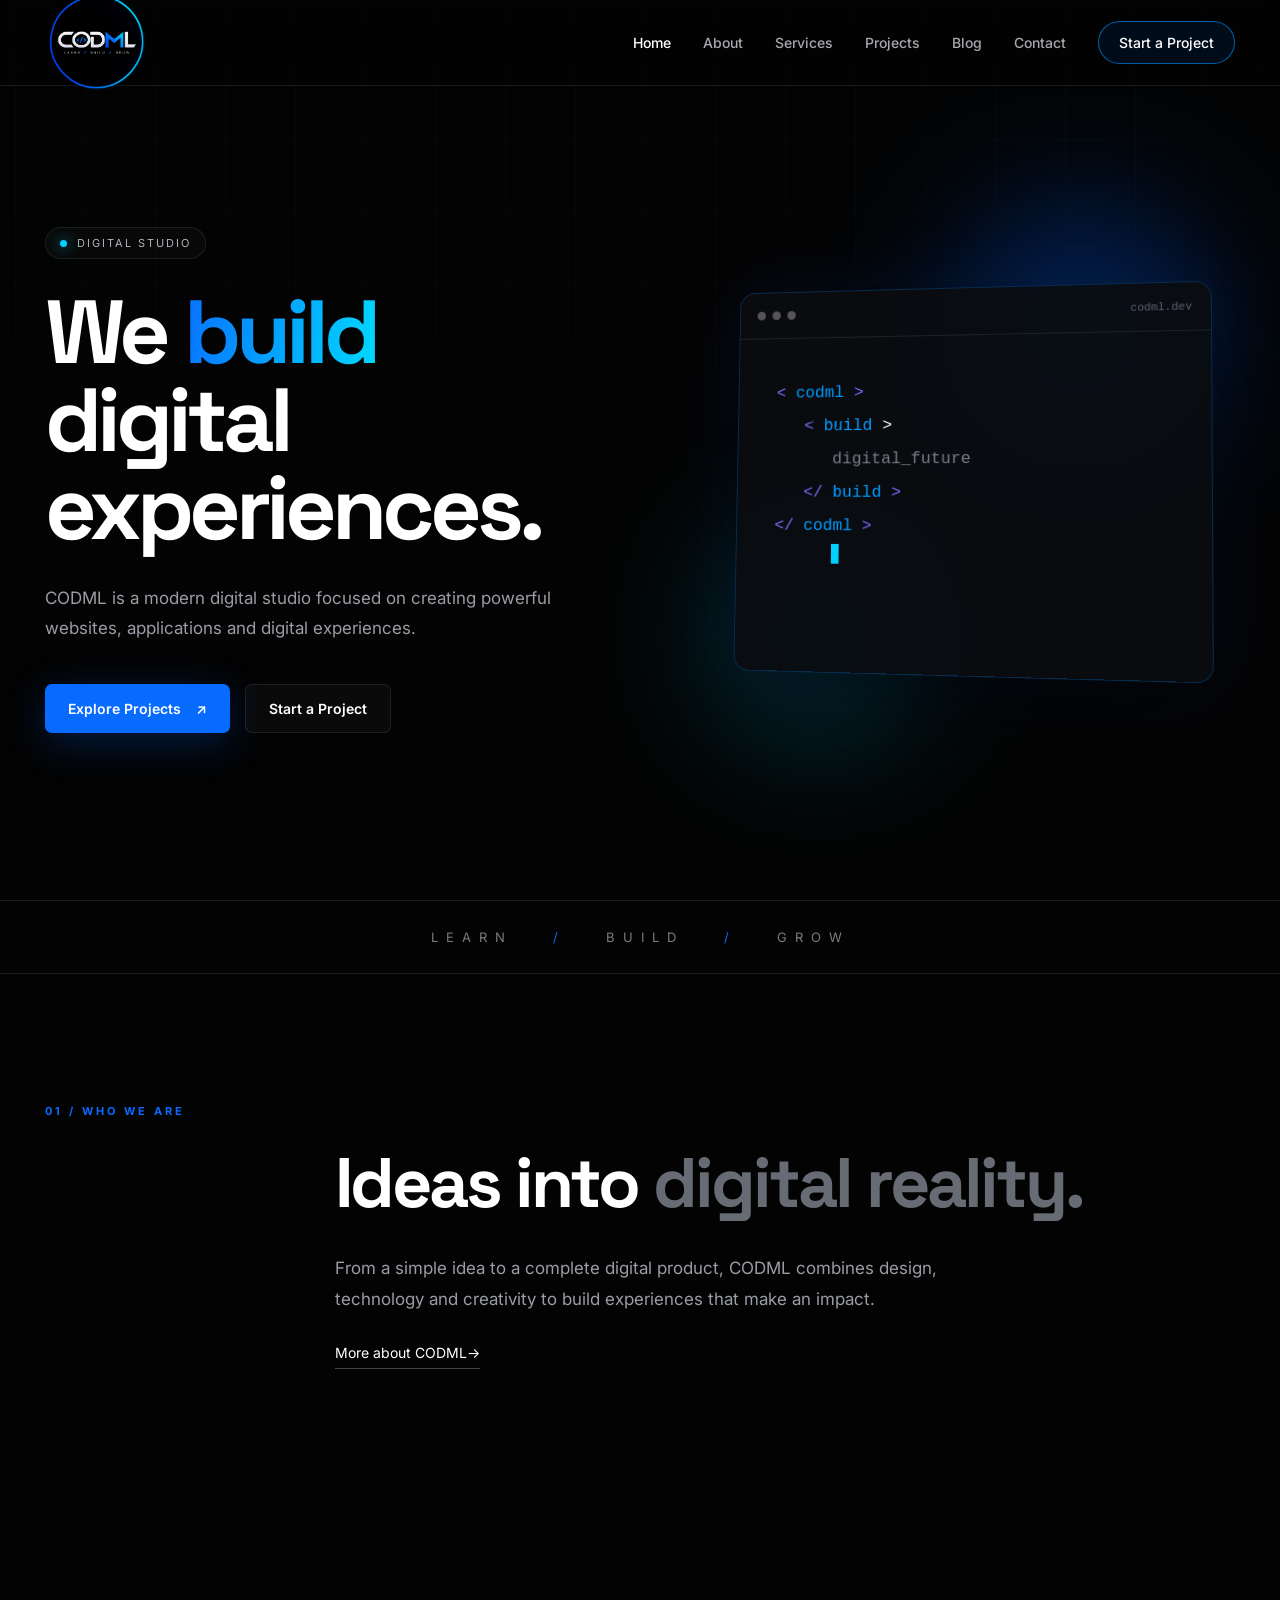
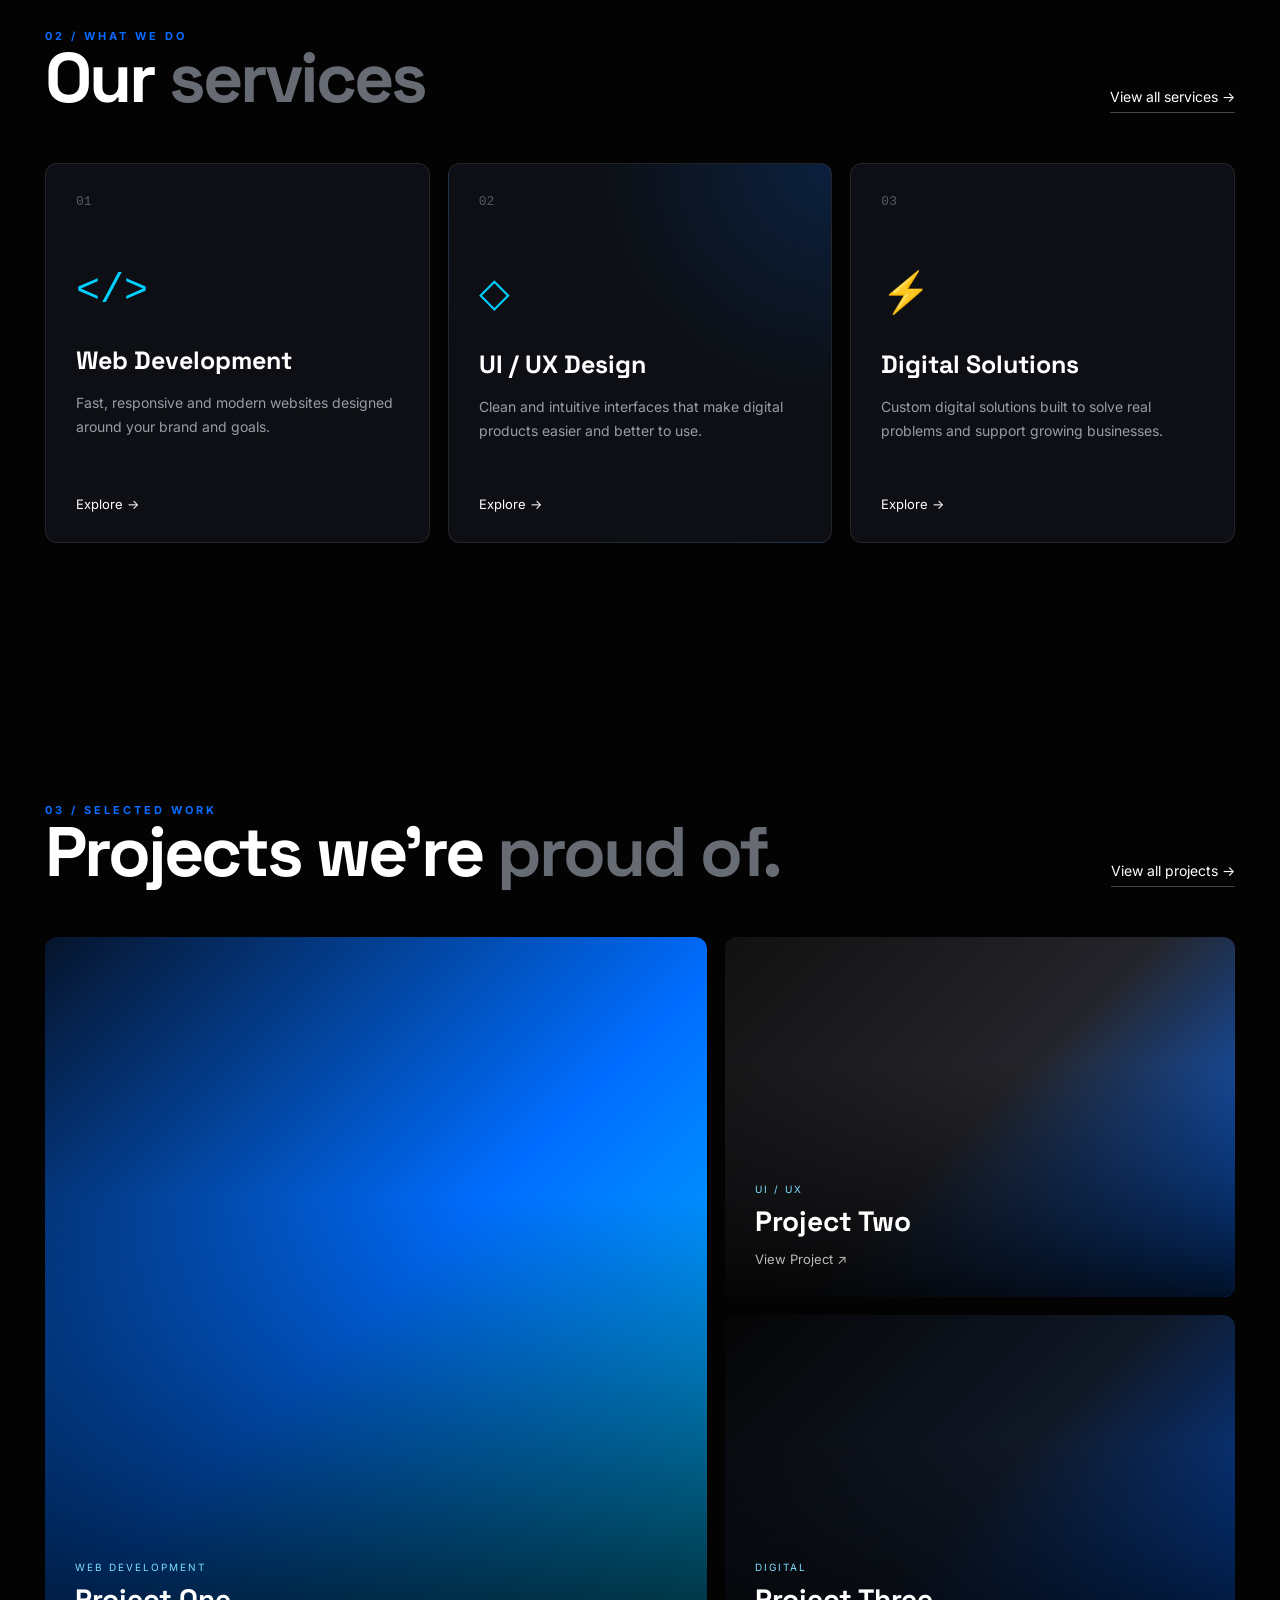
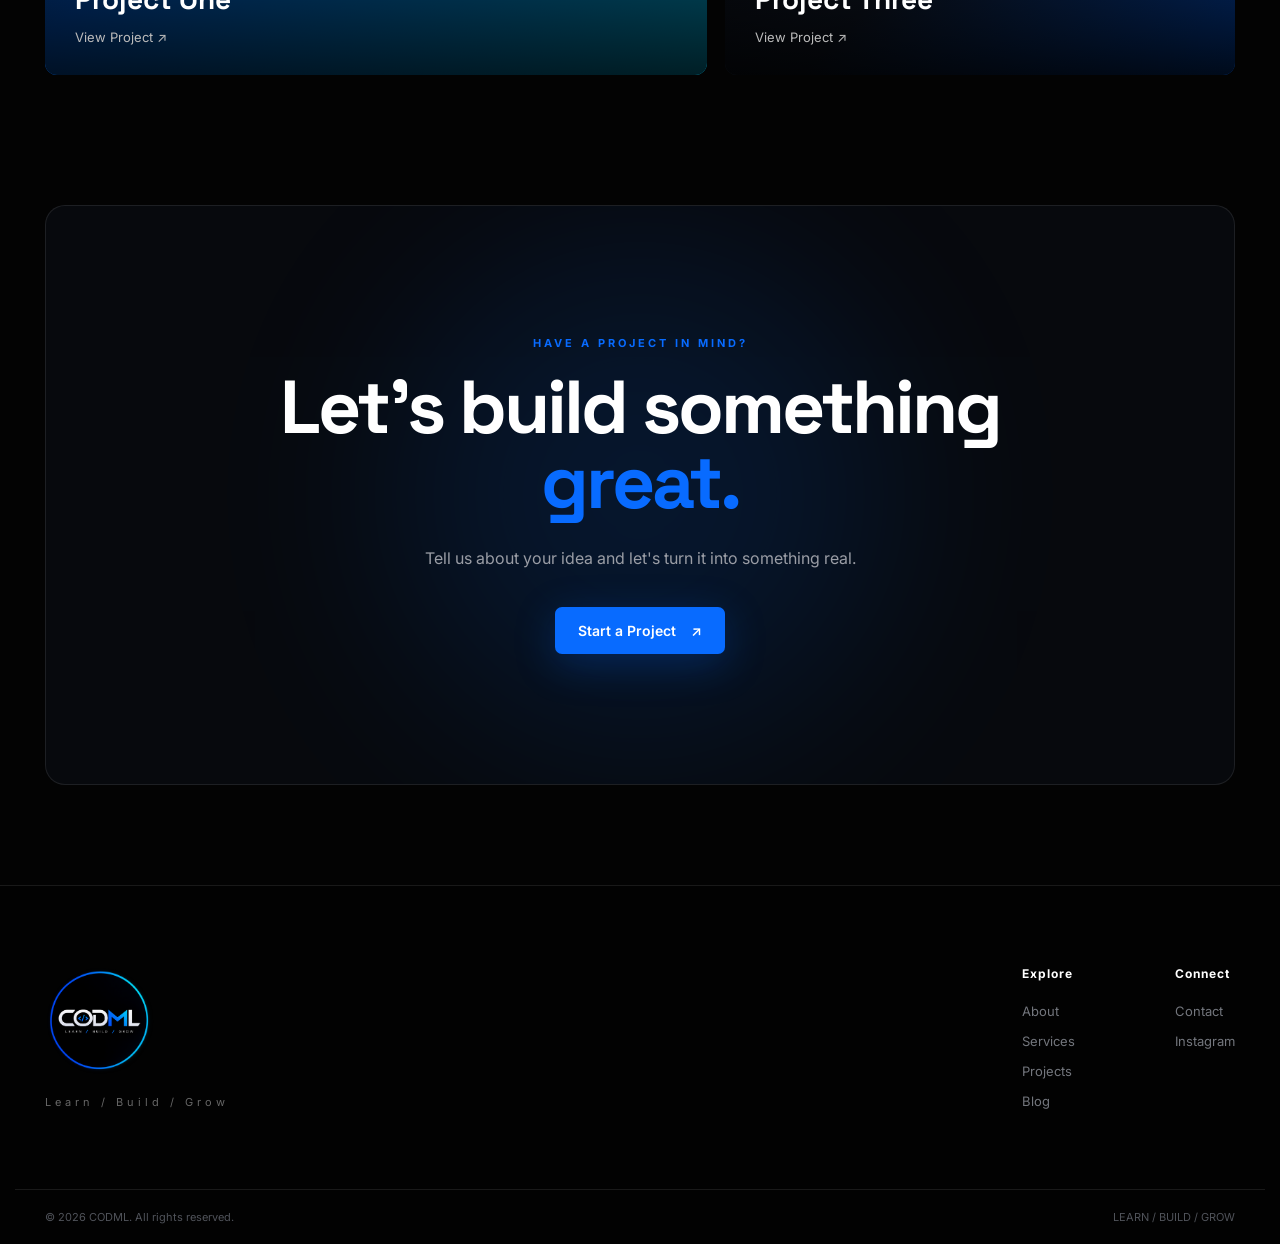
<file: index.html>
<!DOCTYPE html>
<html lang="en">
<head>
    <meta charset="UTF-8">
    <meta name="viewport" content="width=device-width, initial-scale=1.0">

    <meta name="description" content="CODML - Learn, Build, Grow. Modern digital solutions, web development and creative technology.">

    <title>CODML | Learn / Build / Grow</title>

    <link rel="stylesheet" href="css/style.css">

    <link rel="preconnect" href="https://fonts.googleapis.com">
    <link rel="preconnect" href="https://fonts.gstatic.com" crossorigin>

    <link href="https://fonts.googleapis.com/css2?family=Inter:wght@400;500;600;700;800&family=Space+Grotesk:wght@400;500;600;700&display=swap" rel="stylesheet">
</head>

<body>

    <!-- ================= NAVBAR ================= -->

    <header class="navbar">

        <div class="nav-container">

            <a href="index.html" class="logo">
                <img src="images/logo.png" alt="CODML Logo">
            </a>

            <nav class="nav-menu" id="navMenu">

                <a href="index.html" class="active">Home</a>
                <a href="about.html">About</a>
                <a href="services.html">Services</a>
                <a href="projects.html">Projects</a>
                <a href="blog.html">Blog</a>
                <a href="contact.html">Contact</a>

                <a href="contact.html" class="nav-button">
                    Start a Project
                </a>

            </nav>

            <button class="menu-btn" id="menuBtn">
                ☰
            </button>

        </div>

    </header>


    <!-- ================= HERO ================= -->

    <main>

        <section class="hero">

            <div class="hero-grid"></div>

            <div class="hero-content">

                <div class="hero-badge">
                    <span></span>
                    DIGITAL STUDIO
                </div>

                <h1>
                    We <span>build</span><br>
                    digital experiences.
                </h1>

                <p>
                    CODML is a modern digital studio focused on
                    creating powerful websites, applications and
                    digital experiences.
                </p>

                <div class="hero-buttons">

                    <a href="projects.html" class="primary-btn">
                        Explore Projects
                        <span>↗</span>
                    </a>

                    <a href="contact.html" class="secondary-btn">
                        Start a Project
                    </a>

                </div>

            </div>


            <!-- HERO VISUAL -->

            <div class="hero-visual">

                <div class="orb orb-one"></div>
                <div class="orb orb-two"></div>

                <div class="code-window">

                    <div class="window-top">

                        <div class="window-dots">
                            <span></span>
                            <span></span>
                            <span></span>
                        </div>

                        <div class="window-title">
                            codml.dev
                        </div>

                    </div>

                    <div class="code-content">

                        <p>
                            <span class="purple">&lt;</span>
                            <span class="blue">codml</span>
                            <span class="purple">&gt;</span>
                        </p>

                        <p class="indent">
                            <span class="purple">&lt;</span>
                            <span class="blue">build</span>
                            <span class="white">&gt;</span>
                        </p>

                        <p class="indent-two">
                            <span class="text-gray">
                                digital_future
                            </span>
                        </p>

                        <p class="indent">
                            <span class="purple">&lt;/</span>
                            <span class="blue">build</span>
                            <span class="purple">&gt;</span>
                        </p>

                        <p>
                            <span class="purple">&lt;/</span>
                            <span class="blue">codml</span>
                            <span class="purple">&gt;</span>
                        </p>

                        <div class="cursor"></div>

                    </div>

                </div>

            </div>

        </section>


        <!-- ================= BRAND STRIP ================= -->

        <section class="brand-strip">

            <div>LEARN</div>
            <span>/</span>
            <div>BUILD</div>
            <span>/</span>
            <div>GROW</div>

        </section>


        <!-- ================= INTRO ================= -->

        <section class="intro section">

            <div class="section-label">
                01 / WHO WE ARE
            </div>

            <div class="intro-content">

                <h2>
                    Ideas into
                    <span>digital reality.</span>
                </h2>

                <p>
                    From a simple idea to a complete digital product,
                    CODML combines design, technology and creativity
                    to build experiences that make an impact.
                </p>

                <a href="about.html" class="text-link">
                    More about CODML
                    <span>→</span>
                </a>

            </div>

        </section>


        <!-- ================= SERVICES PREVIEW ================= -->

        <section class="services-preview section">

            <div class="section-heading">

                <div>
                    <div class="section-label">
                        02 / WHAT WE DO
                    </div>

                    <h2>
                        Our <span>services</span>
                    </h2>
                </div>

                <a href="services.html" class="text-link">
                    View all services →
                </a>

            </div>


            <div class="service-grid">

                <article class="service-card">

                    <div class="service-number">01</div>

                    <div class="service-icon">
                        &lt;/&gt;
                    </div>

                    <h3>Web Development</h3>

                    <p>
                        Fast, responsive and modern websites
                        designed around your brand and goals.
                    </p>

                    <a href="services.html">
                        Explore →
                    </a>

                </article>


                <article class="service-card featured">

                    <div class="service-number">02</div>

                    <div class="service-icon">
                        ◇
                    </div>

                    <h3>UI / UX Design</h3>

                    <p>
                        Clean and intuitive interfaces that make
                        digital products easier and better to use.
                    </p>

                    <a href="services.html">
                        Explore →
                    </a>

                </article>


                <article class="service-card">

                    <div class="service-number">03</div>

                    <div class="service-icon">
                        ⚡
                    </div>

                    <h3>Digital Solutions</h3>

                    <p>
                        Custom digital solutions built to solve
                        real problems and support growing businesses.
                    </p>

                    <a href="services.html">
                        Explore →
                    </a>

                </article>

            </div>

        </section>


        <!-- ================= PROJECTS PREVIEW ================= -->

        <section class="projects-preview section">

            <div class="section-heading">

                <div>

                    <div class="section-label">
                        03 / SELECTED WORK
                    </div>

                    <h2>
                        Projects we're
                        <span>proud of.</span>
                    </h2>

                </div>

                <a href="projects.html" class="text-link">
                    View all projects →
                </a>

            </div>


            <div class="project-grid">

                <a href="projects.html" class="project-card project-large">

                    <div class="project-image project-one">

                        <div class="project-overlay">

                            <span>WEB DEVELOPMENT</span>

                            <h3>
                                Project One
                            </h3>

                            <div>
                                View Project ↗
                            </div>

                        </div>

                    </div>

                </a>


                <a href="projects.html" class="project-card">

                    <div class="project-image project-two">

                        <div class="project-overlay">

                            <span>UI / UX</span>

                            <h3>
                                Project Two
                            </h3>

                            <div>
                                View Project ↗
                            </div>

                        </div>

                    </div>

                </a>


                <a href="projects.html" class="project-card">

                    <div class="project-image project-three">

                        <div class="project-overlay">

                            <span>DIGITAL</span>

                            <h3>
                                Project Three
                            </h3>

                            <div>
                                View Project ↗
                            </div>

                        </div>

                    </div>

                </a>

            </div>

        </section>


        <!-- ================= CTA ================= -->

        <section class="cta section">

            <div class="cta-glow"></div>

            <div class="cta-content">

                <div class="section-label">
                    HAVE A PROJECT IN MIND?
                </div>

                <h2>
                    Let's build something
                    <span>great.</span>
                </h2>

                <p>
                    Tell us about your idea and let's turn it
                    into something real.
                </p>

                <a href="contact.html" class="primary-btn">
                    Start a Project
                    <span>↗</span>
                </a>

            </div>

        </section>

    </main>


    <!-- ================= FOOTER ================= -->

    <footer>

        <div class="footer-container">

            <div class="footer-brand">

                <img src="images/logo.png" alt="CODML">

                <p>
                    Learn / Build / Grow
                </p>

            </div>


            <div class="footer-links">

                <div>

                    <h4>Explore</h4>

                    <a href="about.html">About</a>
                    <a href="services.html">Services</a>
                    <a href="projects.html">Projects</a>
                    <a href="blog.html">Blog</a>

                </div>


                <div>

                    <h4>Connect</h4>

                    <a href="contact.html">Contact</a>
                    <a href="https://www.instagram.com/codml.studio/" target="_blank">
                        Instagram
                    </a>

                </div>

            </div>

        </div>


        <div class="footer-bottom">

            <p>
                © 2026 CODML. All rights reserved.
            </p>

            <p>
                LEARN / BUILD / GROW
            </p>

        </div>

    </footer>


    <script src="js/main.js"></script>

</body>
</html>
</file>
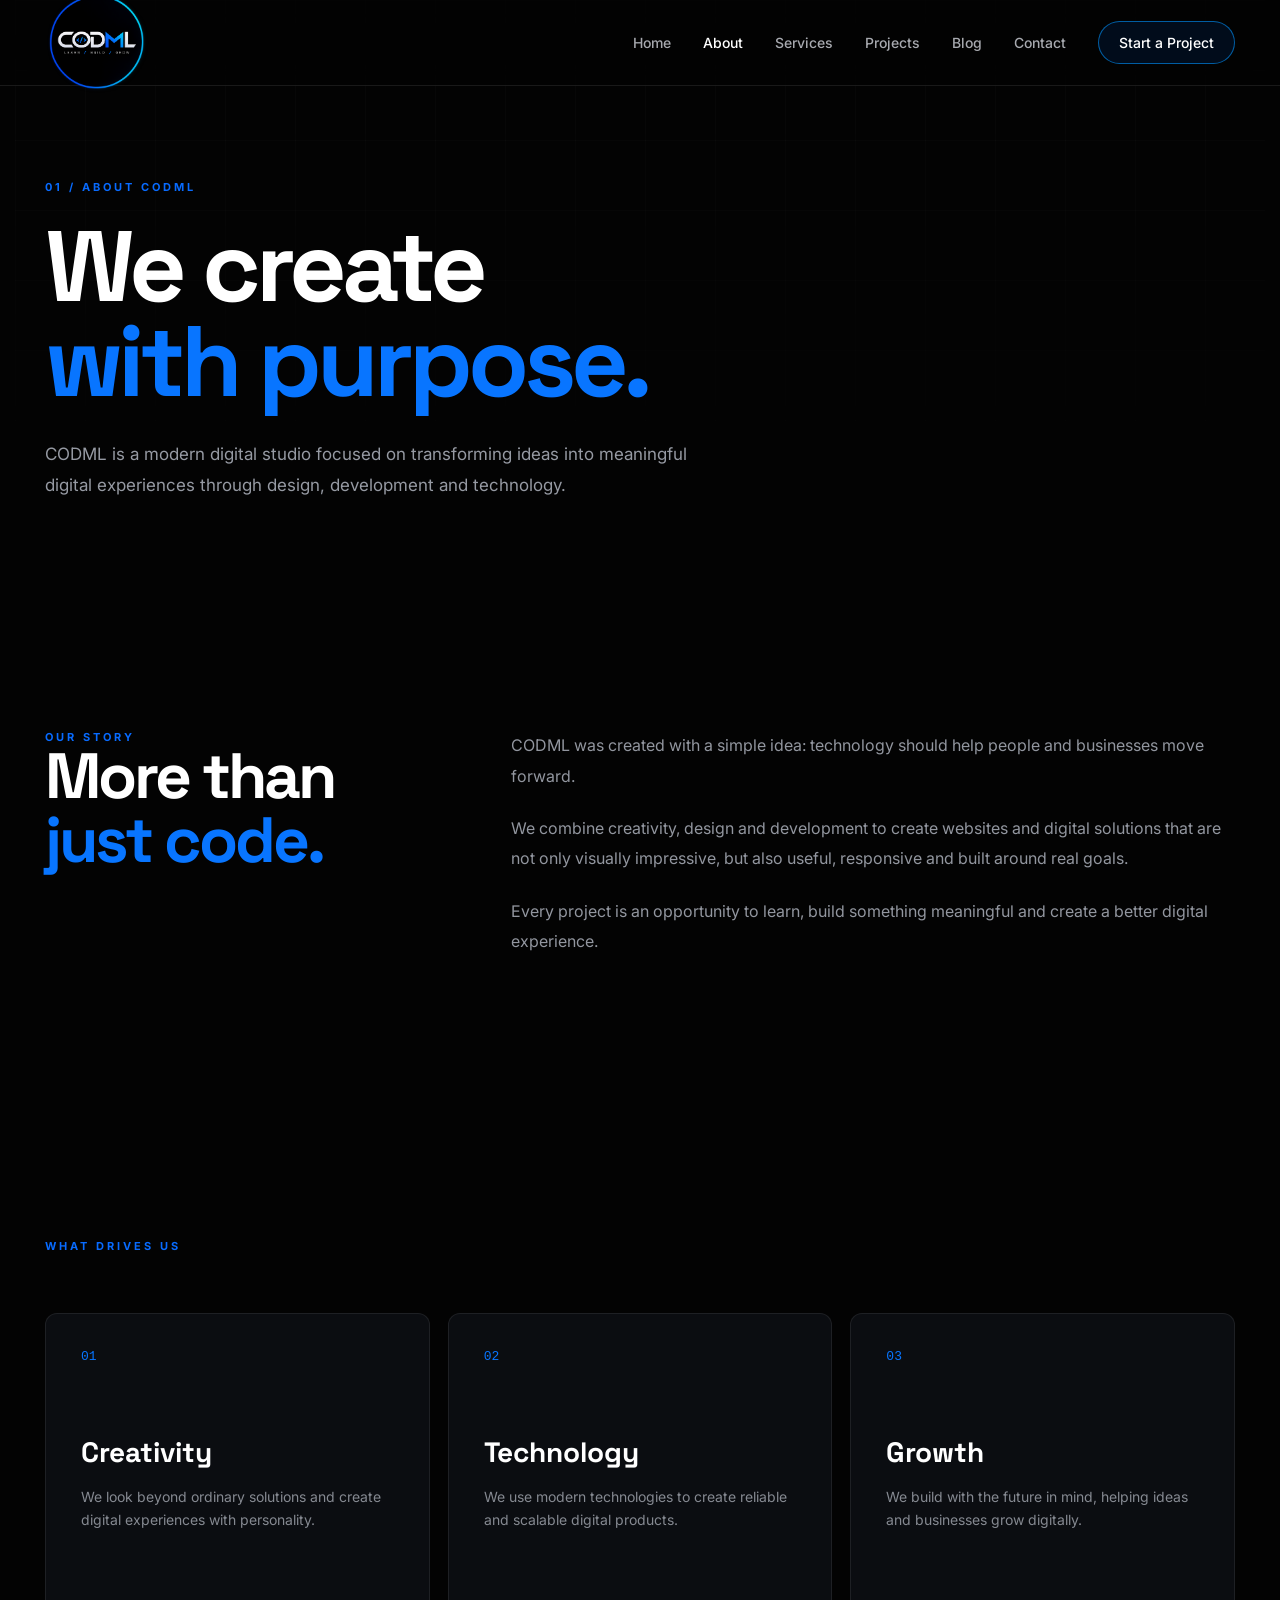
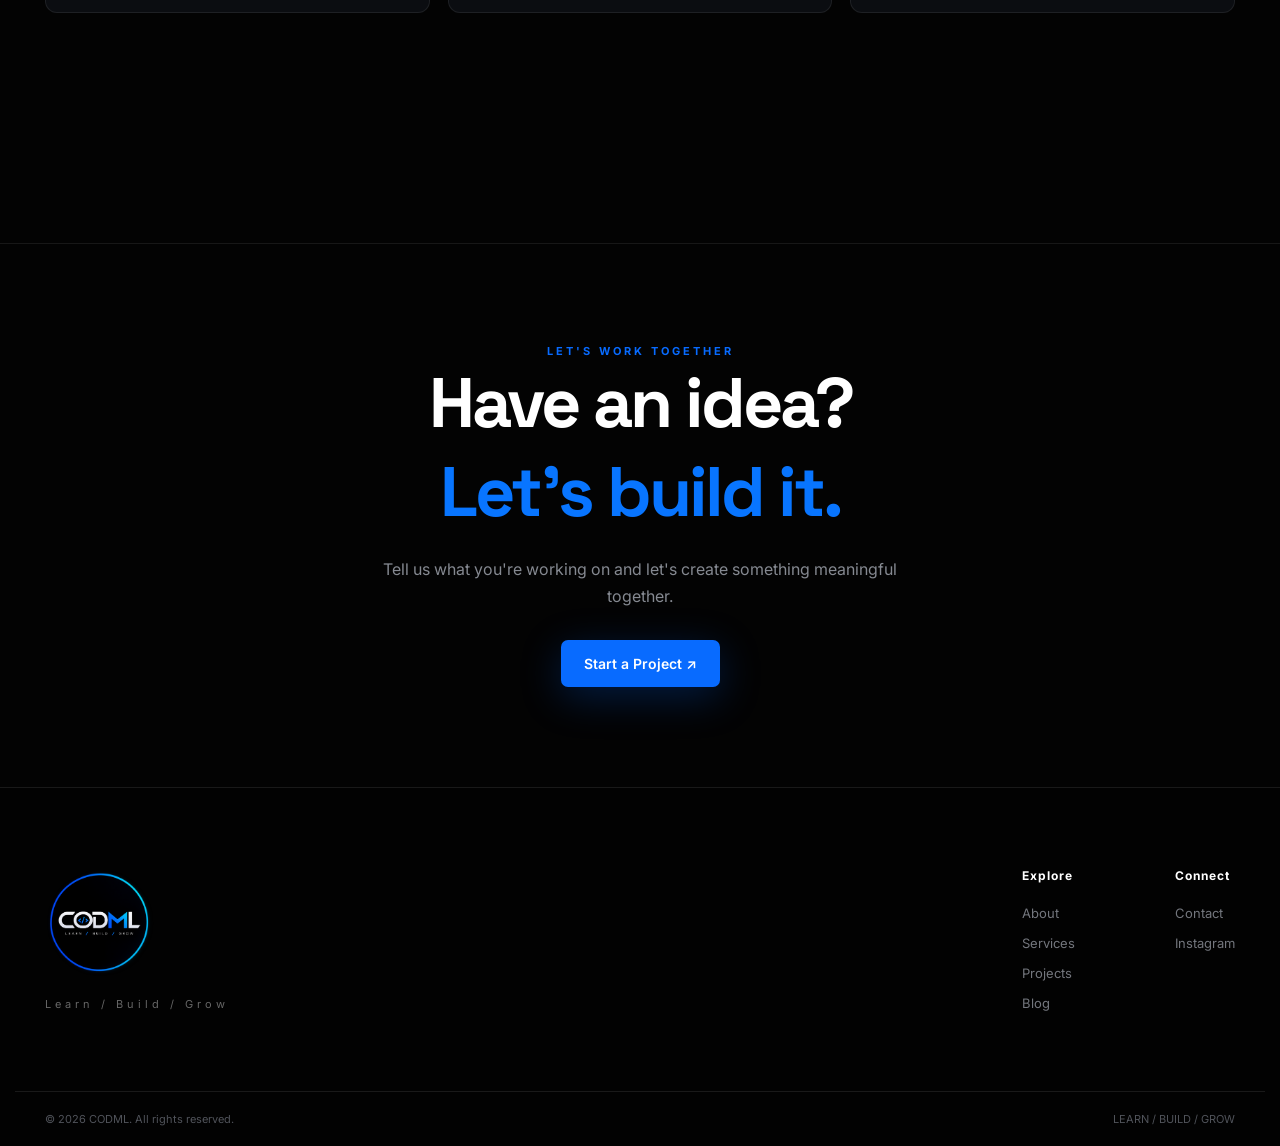
<file: about.html>
<!DOCTYPE html>
<html lang="en">

<head>

    <meta charset="UTF-8">
    <meta name="viewport" content="width=device-width, initial-scale=1.0">

    <meta name="description"
        content="Learn more about CODML, a modern digital studio focused on building meaningful digital experiences.">

    <title>About | CODML</title>

    <link rel="stylesheet" href="css/style.css">
    <link rel="stylesheet" href="css/pages.css">

    <link rel="preconnect" href="https://fonts.googleapis.com">
    <link rel="preconnect" href="https://fonts.gstatic.com" crossorigin>

    <link href="https://fonts.googleapis.com/css2?family=Inter:wght@400;500;600;700;800&family=Space+Grotesk:wght@400;500;600;700&display=swap"
        rel="stylesheet">

</head>

<body>


<!-- NAVBAR -->

<header class="navbar">

    <div class="nav-container">

        <a href="index.html" class="logo">
            <img src="images/logo.png" alt="CODML Logo">
        </a>

        <nav class="nav-menu" id="navMenu">

            <a href="index.html">Home</a>
            <a href="about.html" class="active">About</a>
            <a href="services.html">Services</a>
            <a href="projects.html">Projects</a>
            <a href="blog.html">Blog</a>
            <a href="contact.html">Contact</a>

            <a href="contact.html" class="nav-button">
                Start a Project
            </a>

        </nav>

        <button class="menu-btn" id="menuBtn">
            ☰
        </button>

    </div>

</header>


<main>


<!-- PAGE HERO -->

<section class="page-hero">

    <div class="hero-grid"></div>

    <div class="page-hero-content">

        <div class="section-label">
            01 / ABOUT CODML
        </div>

        <h1>
            We create<br>
            <span>with purpose.</span>
        </h1>

        <p>
            CODML is a modern digital studio focused on
            transforming ideas into meaningful digital
            experiences through design, development and
            technology.
        </p>

    </div>

</section>


<!-- ABOUT INTRO -->

<section class="section">

    <div class="about-intro">

        <div>

            <div class="section-label">
                OUR STORY
            </div>

            <h2>
                More than<br>
                <span>just code.</span>
            </h2>

        </div>


        <div class="about-text">

            <p>
                CODML was created with a simple idea:
                technology should help people and businesses
                move forward.
            </p>

            <p>
                We combine creativity, design and development
                to create websites and digital solutions that
                are not only visually impressive, but also
                useful, responsive and built around real goals.
            </p>

            <p>
                Every project is an opportunity to learn,
                build something meaningful and create a
                better digital experience.
            </p>

        </div>

    </div>

</section>


<!-- VALUES -->

<section class="section">

    <div class="section-label">
        WHAT DRIVES US
    </div>

    <div class="values-grid">

        <article class="value-card">

            <div class="value-number">
                01
            </div>

            <h3>
                Creativity
            </h3>

            <p>
                We look beyond ordinary solutions and
                create digital experiences with personality.
            </p>

        </article>


        <article class="value-card">

            <div class="value-number">
                02
            </div>

            <h3>
                Technology
            </h3>

            <p>
                We use modern technologies to create
                reliable and scalable digital products.
            </p>

        </article>


        <article class="value-card">

            <div class="value-number">
                03
            </div>

            <h3>
                Growth
            </h3>

            <p>
                We build with the future in mind, helping
                ideas and businesses grow digitally.
            </p>

        </article>

    </div>

</section>


<!-- CTA -->

<section class="page-cta">

    <div class="section-label">
        LET'S WORK TOGETHER
    </div>

    <h2>
        Have an idea?<br>
        <span>Let's build it.</span>
    </h2>

    <p>
        Tell us what you're working on and let's
        create something meaningful together.
    </p>

    <a href="contact.html" class="primary-btn">
        Start a Project ↗
    </a>

</section>


</main>


<!-- FOOTER -->

<footer>

    <div class="footer-container">

        <div class="footer-brand">

            <img src="images/logo.png" alt="CODML">

            <p>
                Learn / Build / Grow
            </p>

        </div>


        <div class="footer-links">

            <div>

                <h4>Explore</h4>

                <a href="about.html">About</a>
                <a href="services.html">Services</a>
                <a href="projects.html">Projects</a>
                <a href="blog.html">Blog</a>

            </div>


            <div>

                <h4>Connect</h4>

                <a href="contact.html">Contact</a>

                <a href="https://www.instagram.com/codml.studio/"
                   target="_blank">
                    Instagram
                </a>

            </div>

        </div>

    </div>


    <div class="footer-bottom">

        <p>
            © 2026 CODML. All rights reserved.
        </p>

        <p>
            LEARN / BUILD / GROW
        </p>

    </div>

</footer>


<script src="js/main.js"></script>

</body>
</html>
</file>
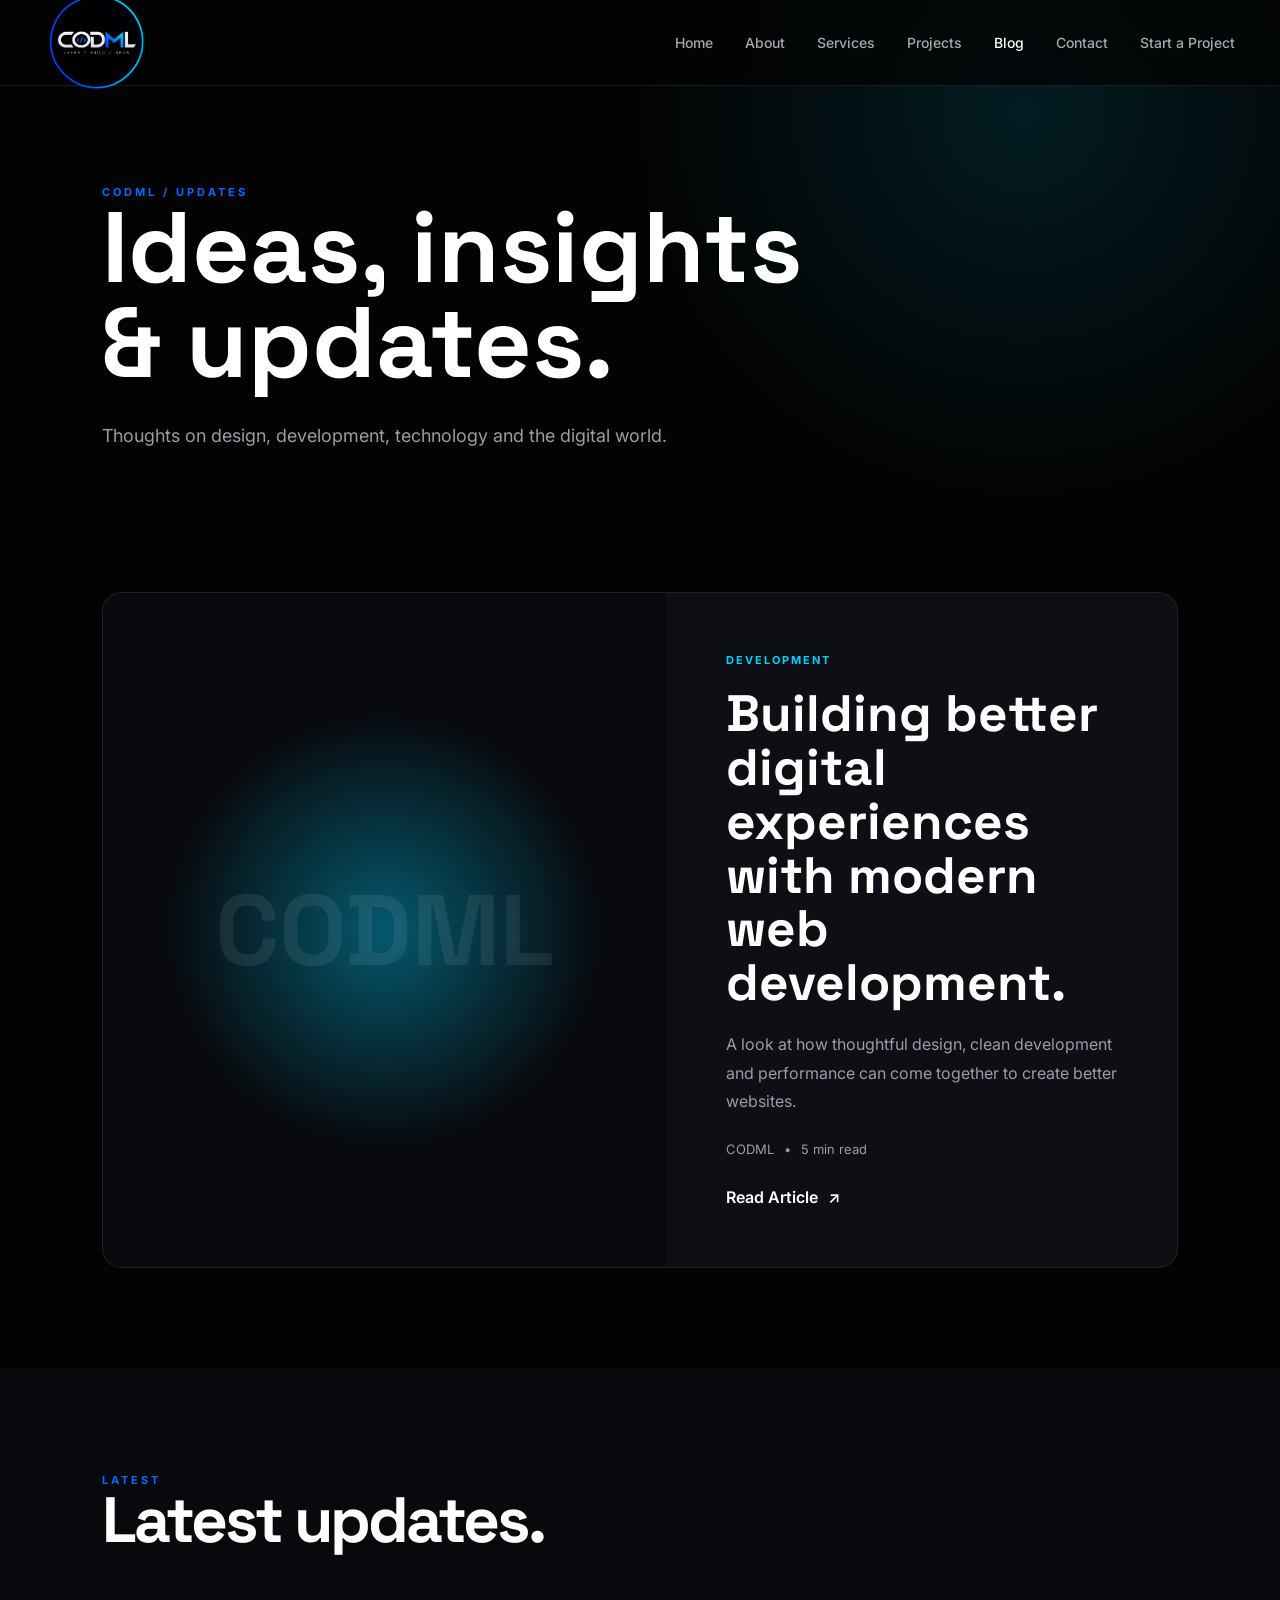
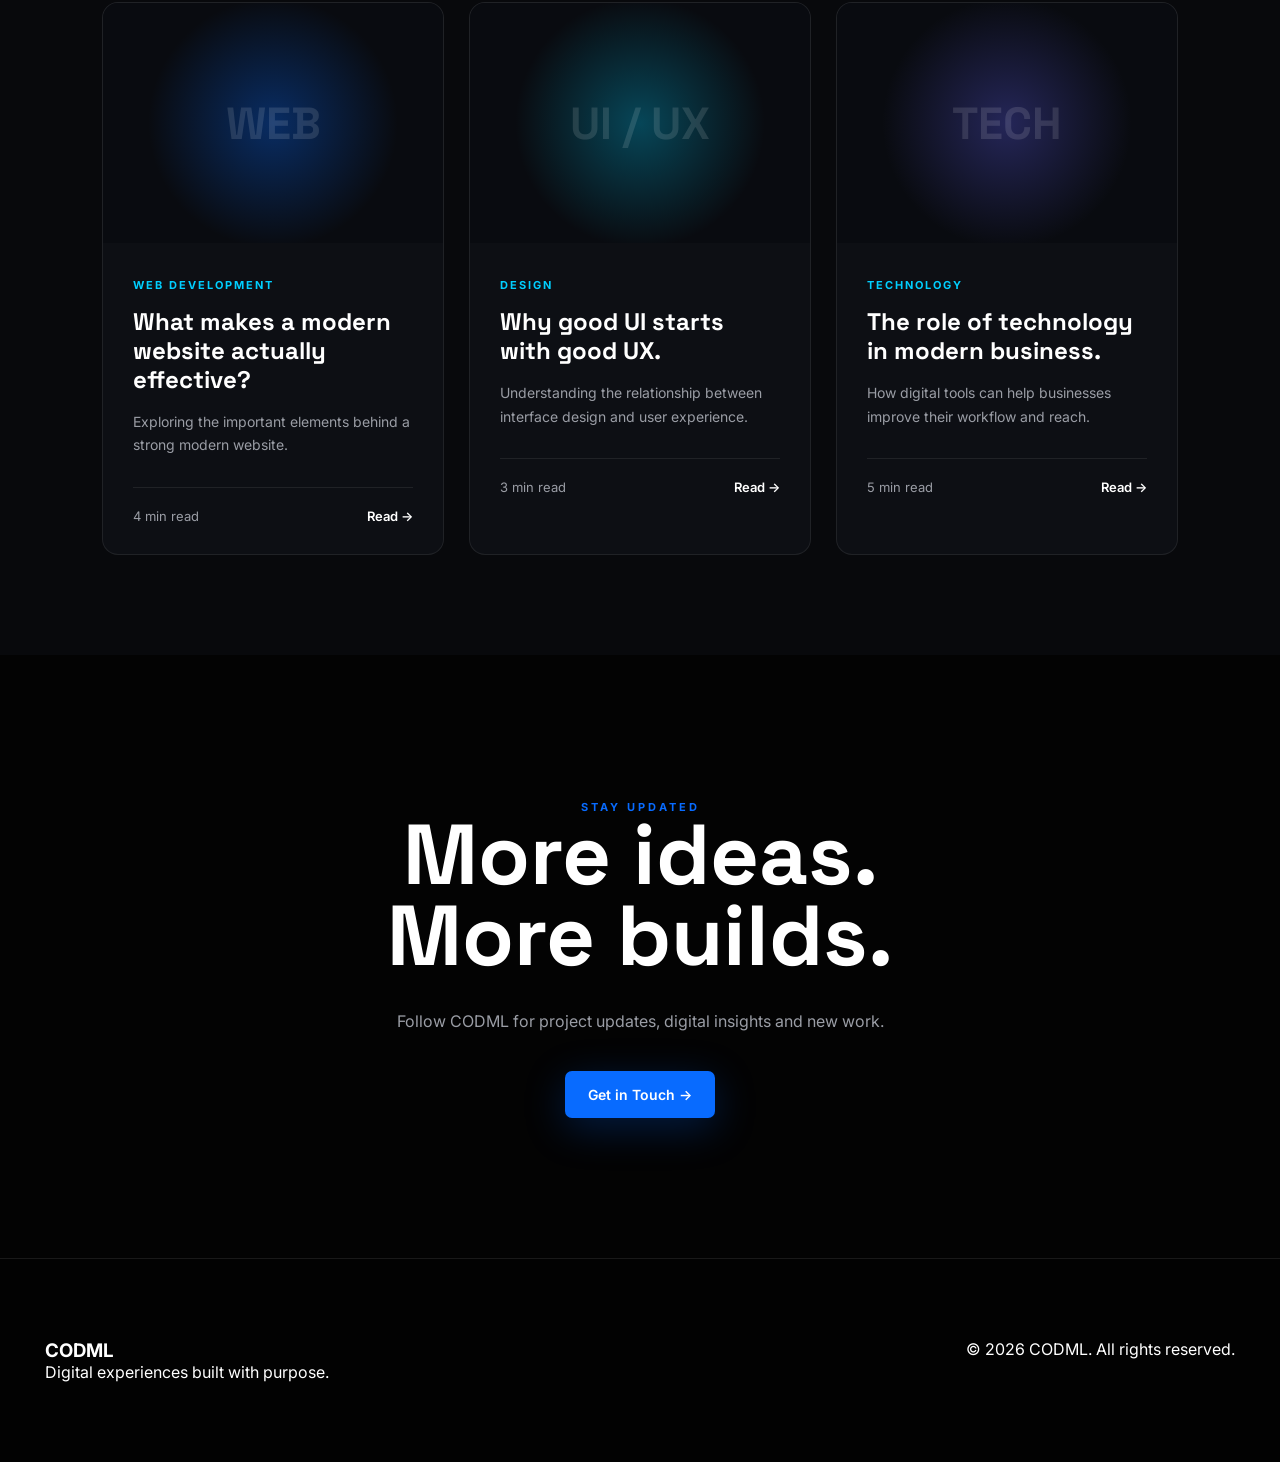
<file: blog.html>
<!DOCTYPE html>
<html lang="en">
<head>

    <meta charset="UTF-8">

    <meta name="viewport"
          content="width=device-width, initial-scale=1.0">

    <title>Blog & Updates | CODML</title>

    <link rel="stylesheet"
          href="css/style.css">

    <link rel="stylesheet"
          href="css/blog.css">

    <link href="https://fonts.googleapis.com/css2?family=Inter:wght@400;500;600;700&family=Space+Grotesk:wght@400;500;600;700&display=swap"
          rel="stylesheet">

</head>

<body>


<!-- NAVBAR -->

<header class="navbar">

    <div class="nav-container">

        <a href="index.html" class="logo">
            <img src="images/logo.png" alt="CODML">
        </a>

        <button class="menu-btn" id="menuBtn">
            ☰
        </button>

        <nav class="nav-menu" id="navMenu">

            <a href="index.html">
                Home
            </a>

            <a href="about.html">
                About
            </a>

            <a href="services.html">
                Services
            </a>

            <a href="projects.html">
                Projects
            </a>

            <a href="blog.html" class="active">
                Blog
            </a>

            <a href="contact.html">
                Contact
            </a>

            <a href="contact.html" class="nav-cta">
                Start a Project
            </a>

        </nav>

    </div>

</header>


<!-- BLOG HERO -->

<section class="blog-hero">

    <div class="blog-container">

        <span class="section-label">
            CODML / UPDATES
        </span>

        <h1>
            Ideas, insights<br>
            &amp; updates.
        </h1>

        <p>
            Thoughts on design, development, technology
            and the digital world.
        </p>

    </div>

</section>


<!-- FEATURED ARTICLE -->

<section class="featured-blog">

    <div class="blog-container">

        <div class="featured-card">

            <div class="featured-visual">

                <span>
                    CODML
                </span>

            </div>


            <div class="featured-content">

                <span class="blog-category">
                    DEVELOPMENT
                </span>

                <h2>
                    Building better digital experiences
                    with modern web development.
                </h2>

                <p>
                    A look at how thoughtful design,
                    clean development and performance
                    can come together to create better
                    websites.
                </p>

                <div class="blog-meta">

                    <span>
                        CODML
                    </span>

                    <span>
                        •
                    </span>

                    <span>
                        5 min read
                    </span>

                </div>

                <a href="#" class="blog-link">
                    Read Article
                    <span>↗</span>
                </a>

            </div>

        </div>

    </div>

</section>


<!-- ARTICLES -->

<section class="blog-section">

    <div class="blog-container">

        <div class="section-heading">

            <div>

                <span class="section-label">
                    LATEST
                </span>

                <h2>
                    Latest updates.
                </h2>

            </div>

        </div>


        <div class="blog-grid">


            <!-- ARTICLE 1 -->

            <article class="blog-card">

                <div class="blog-card-image blog-image-one">

                    <span>
                        WEB
                    </span>

                </div>

                <div class="blog-card-content">

                    <span class="blog-category">
                        WEB DEVELOPMENT
                    </span>

                    <h3>
                        What makes a modern website
                        actually effective?
                    </h3>

                    <p>
                        Exploring the important elements
                        behind a strong modern website.
                    </p>

                    <div class="blog-bottom">

                        <span>
                            4 min read
                        </span>

                        <a href="#">
                            Read →
                        </a>

                    </div>

                </div>

            </article>


            <!-- ARTICLE 2 -->

            <article class="blog-card">

                <div class="blog-card-image blog-image-two">

                    <span>
                        UI / UX
                    </span>

                </div>

                <div class="blog-card-content">

                    <span class="blog-category">
                        DESIGN
                    </span>

                    <h3>
                        Why good UI starts with
                        good UX.
                    </h3>

                    <p>
                        Understanding the relationship
                        between interface design and user
                        experience.
                    </p>

                    <div class="blog-bottom">

                        <span>
                            3 min read
                        </span>

                        <a href="#">
                            Read →
                        </a>

                    </div>

                </div>

            </article>


            <!-- ARTICLE 3 -->

            <article class="blog-card">

                <div class="blog-card-image blog-image-three">

                    <span>
                        TECH
                    </span>

                </div>

                <div class="blog-card-content">

                    <span class="blog-category">
                        TECHNOLOGY
                    </span>

                    <h3>
                        The role of technology
                        in modern business.
                    </h3>

                    <p>
                        How digital tools can help businesses
                        improve their workflow and reach.
                    </p>

                    <div class="blog-bottom">

                        <span>
                            5 min read
                        </span>

                        <a href="#">
                            Read →
                        </a>

                    </div>

                </div>

            </article>


        </div>

    </div>

</section>


<!-- NEWSLETTER / UPDATE CTA -->

<section class="blog-cta">

    <div class="blog-container">

        <span class="section-label">
            STAY UPDATED
        </span>

        <h2>
            More ideas.<br>
            More builds.
        </h2>

        <p>
            Follow CODML for project updates,
            digital insights and new work.
        </p>

        <a href="contact.html" class="primary-btn">
            Get in Touch →
        </a>

    </div>

</section>


<!-- FOOTER -->

<footer class="footer">

    <div class="footer-container">

        <div>

            <h3>
                CODML
            </h3>

            <p>
                Digital experiences built with purpose.
            </p>

        </div>


        <div>

            <p>
                © 2026 CODML. All rights reserved.
            </p>

        </div>

    </div>

</footer>


<script src="js/main.js"></script>

</body>
</html>
</file>
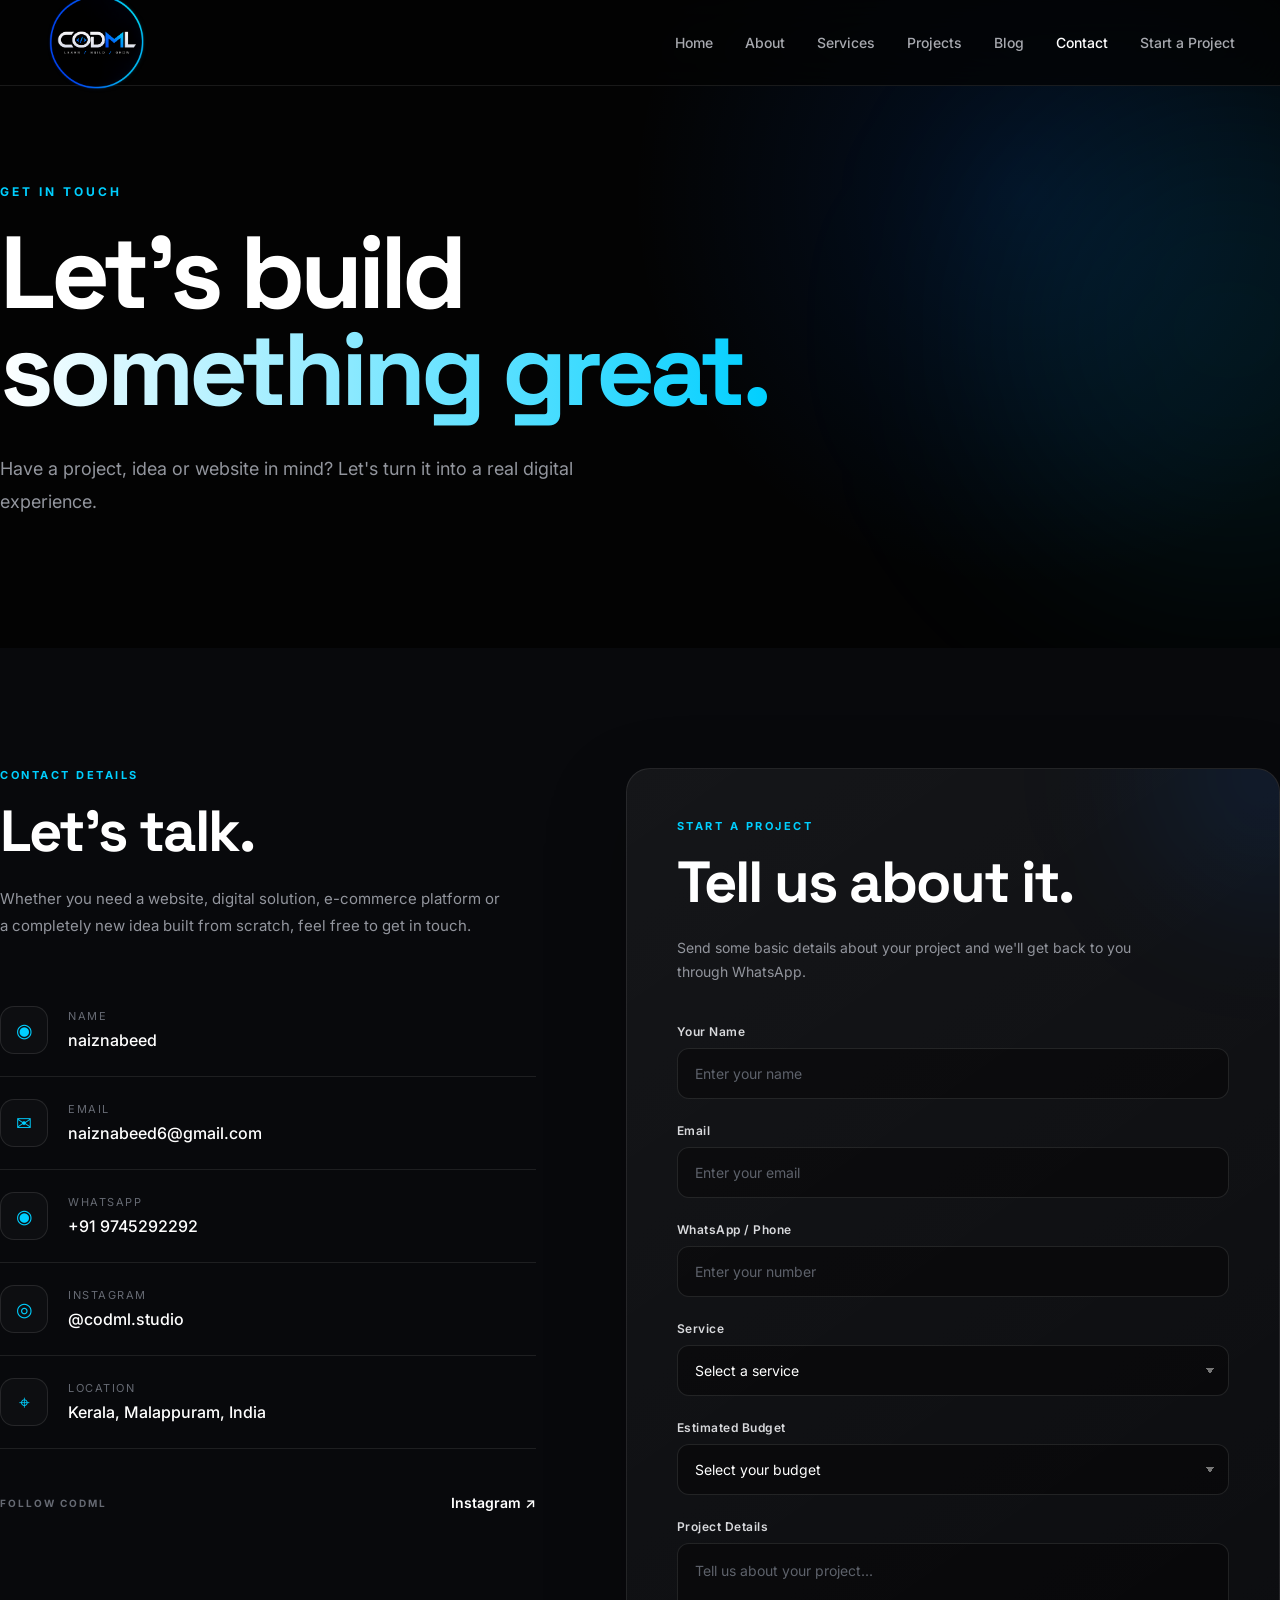
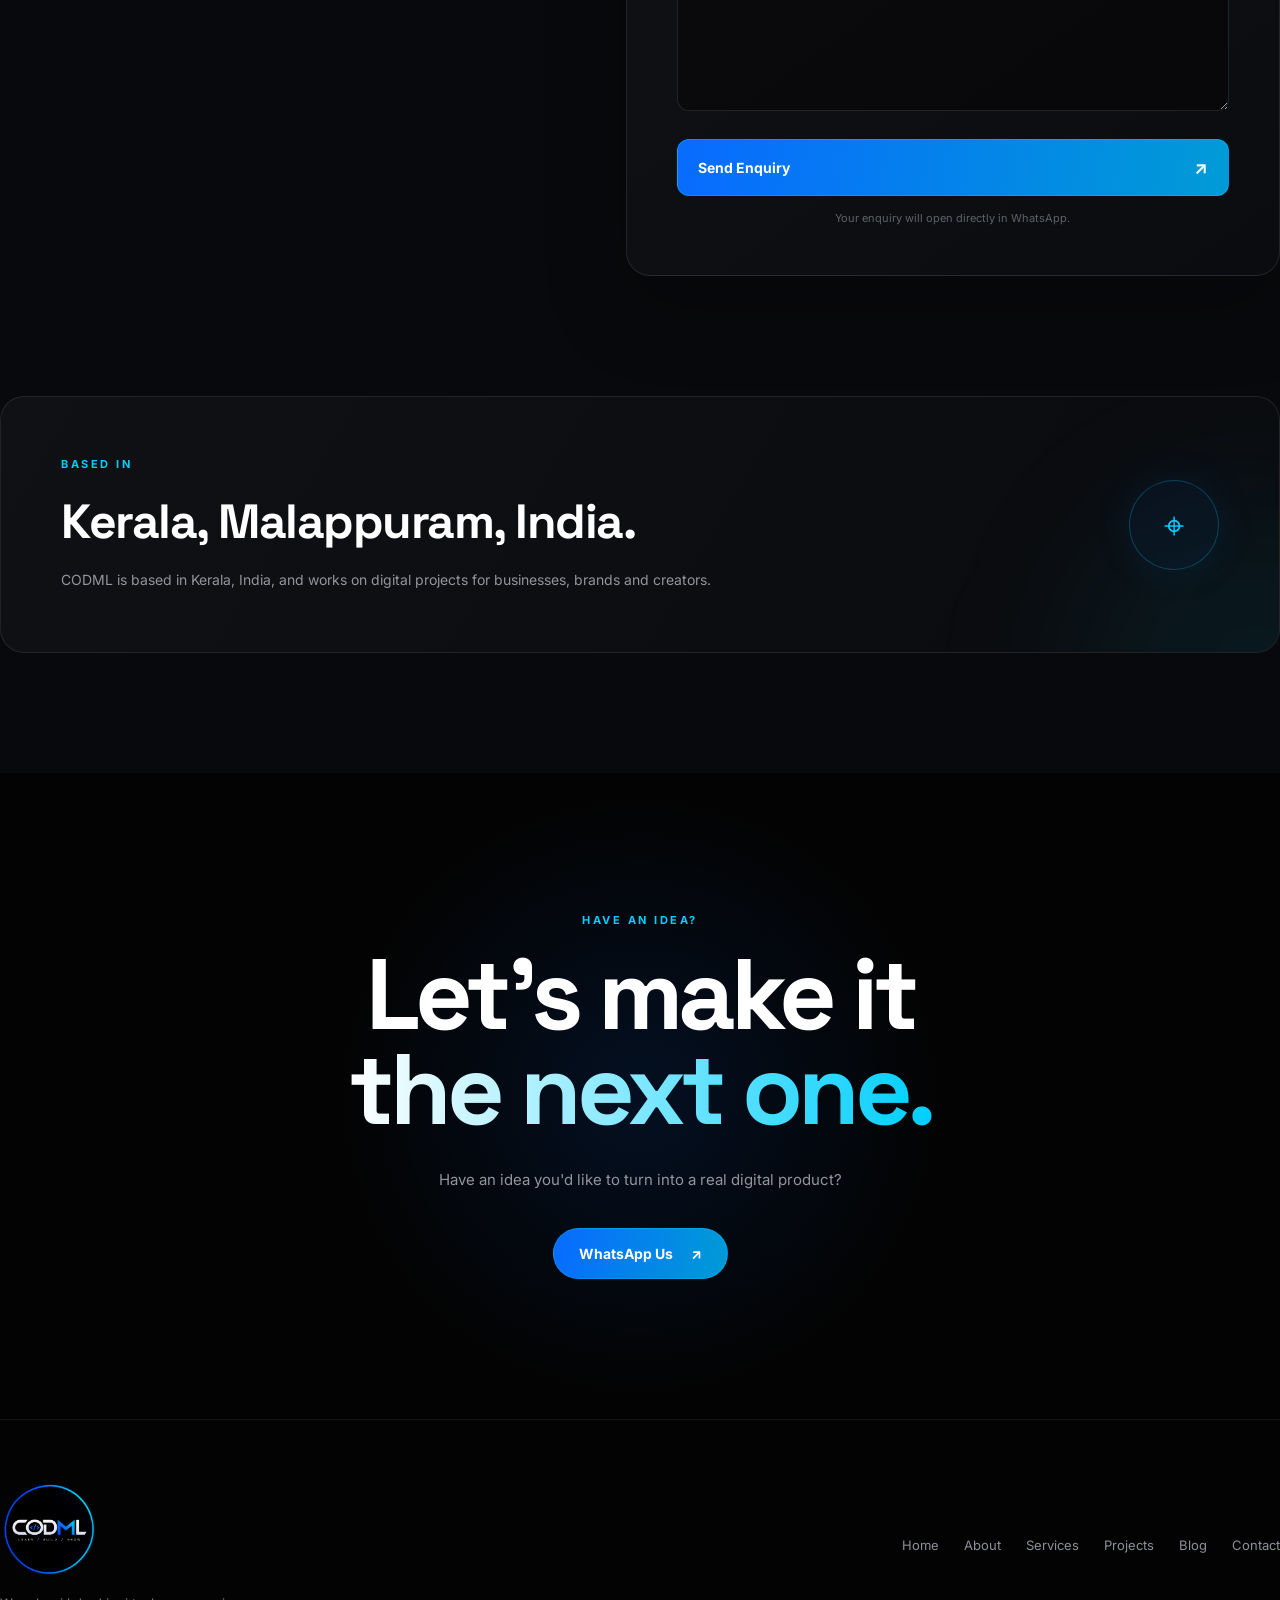
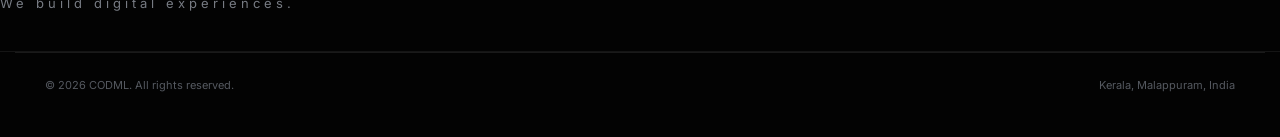
<file: contact.html>
<!DOCTYPE html>
<html lang="en">
<head>
    <meta charset="UTF-8">
    <meta name="viewport" content="width=device-width, initial-scale=1.0">

    <title>Contact | CODML</title>

    <!-- Google Fonts -->
    <link rel="preconnect" href="https://fonts.googleapis.com">
    <link rel="preconnect" href="https://fonts.gstatic.com" crossorigin>

    <link href="https://fonts.googleapis.com/css2?family=Inter:wght@400;500;600;700&family=Space+Grotesk:wght@400;500;600;700&display=swap" rel="stylesheet">

    <!-- Main CSS -->
    <link rel="stylesheet" href="css/style.css">

    <!-- Contact CSS -->
    <link rel="stylesheet" href="css/contact.css">
</head>

<body>

    <!-- ================= NAVBAR ================= -->

    <header class="navbar">
        <div class="nav-container">

            <a href="index.html" class="logo">
                <img src="images/logo.png" alt="CODML Logo">
            </a>

            <nav class="nav-menu" id="navMenu">
                <a href="index.html">Home</a>
                <a href="about.html">About</a>
                <a href="services.html">Services</a>
                <a href="projects.html">Projects</a>
                <a href="blog.html">Blog</a>
                <a href="contact.html" class="active">Contact</a>

                <a href="#project-form" class="nav-cta">
                    Start a Project
                </a>
            </nav>

            <button class="menu-btn" id="menuBtn">
                ☰
            </button>

        </div>
    </header>


    <!-- ================= HERO ================= -->

    <section class="contact-hero">

        <div class="contact-hero-glow"></div>

        <div class="container">

            <span class="hero-label">
                GET IN TOUCH
            </span>

            <h1>
                Let's build<br>
                <span>something great.</span>
            </h1>

            <p>
                Have a project, idea or website in mind?
                Let's turn it into a real digital experience.
            </p>

        </div>

    </section>


    <!-- ================= CONTACT ================= -->

    <section class="contact-section">

        <div class="container">

            <div class="contact-grid">


                <!-- ================= LEFT ================= -->

                <div class="contact-info">

                    <span class="section-label">
                        CONTACT DETAILS
                    </span>

                    <h2>
                        Let's talk.
                    </h2>

                    <p class="contact-intro">
                        Whether you need a website, digital solution,
                        e-commerce platform or a completely new idea
                        built from scratch, feel free to get in touch.
                    </p>


                    <!-- NAME -->

                    <div class="contact-item">

                        <div class="contact-icon">
                            <span>◉</span>
                        </div>

                        <div class="contact-text">

                            <span>Name</span>

                            <h3>
                                naiznabeed
                            </h3>

                        </div>

                    </div>


                    <!-- EMAIL -->

                    <div class="contact-item">

                        <div class="contact-icon">
                            <span>✉</span>
                        </div>

                        <div class="contact-text">

                            <span>Email</span>

                            <h3>
                                <a href="mailto:naiznabeed6@gmail.com">
                                    naiznabeed6@gmail.com
                                </a>
                            </h3>

                        </div>

                    </div>


                    <!-- WHATSAPP -->

                    <div class="contact-item">

                        <div class="contact-icon whatsapp-icon">
                            <span>◉</span>
                        </div>

                        <div class="contact-text">

                            <span>WhatsApp</span>

                            <h3>
                                <a
                                    href="https://wa.me/919745292292"
                                    target="_blank"
                                    rel="noopener"
                                >
                                    +91 9745292292
                                </a>
                            </h3>

                        </div>

                    </div>


                    <!-- INSTAGRAM -->

                    <div class="contact-item">

                        <div class="contact-icon instagram-icon">
                            <span>◎</span>
                        </div>

                        <div class="contact-text">

                            <span>Instagram</span>

                            <h3>
                                <a
                                    href="https://www.instagram.com/codml.studio/"
                                    target="_blank"
                                    rel="noopener"
                                >
                                    @codml.studio
                                </a>
                            </h3>

                        </div>

                    </div>


                    <!-- LOCATION -->

                    <div class="contact-item">

                        <div class="contact-icon">
                            <span>⌖</span>
                        </div>

                        <div class="contact-text">

                            <span>Location</span>

                            <h3>
                                Kerala, Malappuram, India
                            </h3>

                        </div>

                    </div>


                    <!-- SOCIAL -->

                    <div class="contact-social">

                        <span>
                            FOLLOW CODML
                        </span>

                        <a
                            href="https://www.instagram.com/codml.studio/"
                            target="_blank"
                            rel="noopener"
                        >
                            Instagram ↗
                        </a>

                    </div>

                </div>


                <!-- ================= RIGHT FORM ================= -->

                <div class="contact-form-wrapper" id="project-form">

                    <div class="form-heading">

                        <span class="section-label">
                            START A PROJECT
                        </span>

                        <h2>
                            Tell us about it.
                        </h2>

                        <p>
                            Send some basic details about your project
                            and we'll get back to you through WhatsApp.
                        </p>

                    </div>


                    <form id="contactForm">


                        <!-- NAME -->

                        <div class="form-group">

                            <label for="name">
                                Your Name
                            </label>

                            <input
                                type="text"
                                id="name"
                                placeholder="Enter your name"
                                required
                            >

                        </div>


                        <!-- EMAIL -->

                        <div class="form-group">

                            <label for="email">
                                Email
                            </label>

                            <input
                                type="email"
                                id="email"
                                placeholder="Enter your email"
                                required
                            >

                        </div>


                        <!-- PHONE -->

                        <div class="form-group">

                            <label for="phone">
                                WhatsApp / Phone
                            </label>

                            <input
                                type="tel"
                                id="phone"
                                placeholder="Enter your number"
                            >

                        </div>


                        <!-- SERVICE -->

                        <div class="form-group">

                            <label for="service">
                                Service
                            </label>

                            <select id="service">

                                <option value="">
                                    Select a service
                                </option>

                                <option value="Web Development">
                                    Web Development
                                </option>

                                <option value="UI / UX Design">
                                    UI / UX Design
                                </option>

                                <option value="E-Commerce">
                                    E-Commerce
                                </option>

                                <option value="Custom Digital Solutions">
                                    Custom Digital Solutions
                                </option>

                            </select>

                        </div>


                        <!-- BUDGET -->

                        <div class="form-group">

                            <label for="budget">
                                Estimated Budget
                            </label>

                            <select id="budget">

                                <option value="">
                                    Select your budget
                                </option>

                                <option value="Under ₹10,000">
                                    Under ₹10,000
                                </option>

                                <option value="₹10,000 - ₹25,000">
                                    ₹10,000 - ₹25,000
                                </option>

                                <option value="₹25,000 - ₹50,000">
                                    ₹25,000 - ₹50,000
                                </option>

                                <option value="₹50,000+">
                                    ₹50,000+
                                </option>

                            </select>

                        </div>


                        <!-- MESSAGE -->

                        <div class="form-group">

                            <label for="message">
                                Project Details
                            </label>

                            <textarea
                                id="message"
                                rows="6"
                                placeholder="Tell us about your project..."
                                required
                            ></textarea>

                        </div>


                        <!-- BUTTON -->

                        <button
                            type="submit"
                            class="contact-submit"
                        >
                            <span>
                                Send Enquiry
                            </span>

                            <span>
                                ↗
                            </span>
                        </button>

                        <p class="form-note">
                            Your enquiry will open directly in WhatsApp.
                        </p>

                    </form>

                </div>

            </div>

        </div>

    </section>


    <!-- ================= LOCATION ================= -->

    <section class="location-section">

        <div class="container">

            <div class="location-card">

                <div class="location-content">

                    <span class="section-label">
                        BASED IN
                    </span>

                    <h2>
                        Kerala, Malappuram, India.
                    </h2>

                    <p>
                        CODML is based in Kerala, India, and works on
                        digital projects for businesses, brands and creators.
                    </p>

                </div>

                <div class="location-mark">
                    <span>⌖</span>
                </div>

            </div>

        </div>

    </section>


    <!-- ================= CTA ================= -->

    <section class="contact-cta">

        <div class="container">

            <span class="section-label">
                HAVE AN IDEA?
            </span>

            <h2>
                Let's make it<br>
                <span>the next one.</span>
            </h2>

            <p>
                Have an idea you'd like to turn into a real digital product?
            </p>

            <a
                href="https://wa.me/919745292292"
                target="_blank"
                rel="noopener"
                class="cta-button"
            >
                WhatsApp Us
                <span>↗</span>
            </a>

        </div>

    </section>


    <!-- ================= FOOTER ================= -->

    <footer class="footer">

        <div class="container">

            <div class="footer-content">

                <div class="footer-brand">

                    <img
                        src="images/logo.png"
                        alt="CODML Logo"
                    >

                    <p>
                        We build digital experiences.
                    </p>

                </div>


                <div class="footer-links">

                    <a href="index.html">
                        Home
                    </a>

                    <a href="about.html">
                        About
                    </a>

                    <a href="services.html">
                        Services
                    </a>

                    <a href="projects.html">
                        Projects
                    </a>

                    <a href="blog.html">
                        Blog
                    </a>

                    <a href="contact.html">
                        Contact
                    </a>

                </div>

            </div>


            <div class="footer-bottom">

                <p>
                    © 2026 CODML. All rights reserved.
                </p>

                <p>
                    Kerala, Malappuram, India
                </p>

            </div>

        </div>

    </footer>


    <!-- ================= JAVASCRIPT ================= -->

    <script src="js/main.js"></script>

    <script>

        const contactForm =
            document.getElementById("contactForm");

        contactForm.addEventListener("submit", function(event) {

            event.preventDefault();


            const name =
                document.getElementById("name").value;

            const email =
                document.getElementById("email").value;

            const phone =
                document.getElementById("phone").value;

            const service =
                document.getElementById("service").value;

            const budget =
                document.getElementById("budget").value;

            const message =
                document.getElementById("message").value;


            const whatsappMessage =
`Hello CODML,

I would like to discuss a project.

Name: ${name}
Email: ${email}
WhatsApp / Phone: ${phone}
Service: ${service}
Budget: ${budget}

Project Details:
${message}`;


            const whatsappURL =
                "https://wa.me/919745292292?text=" +
                encodeURIComponent(whatsappMessage);


            window.open(
                whatsappURL,
                "_blank"
            );

        });

    </script>

</body>
</html>
</file>
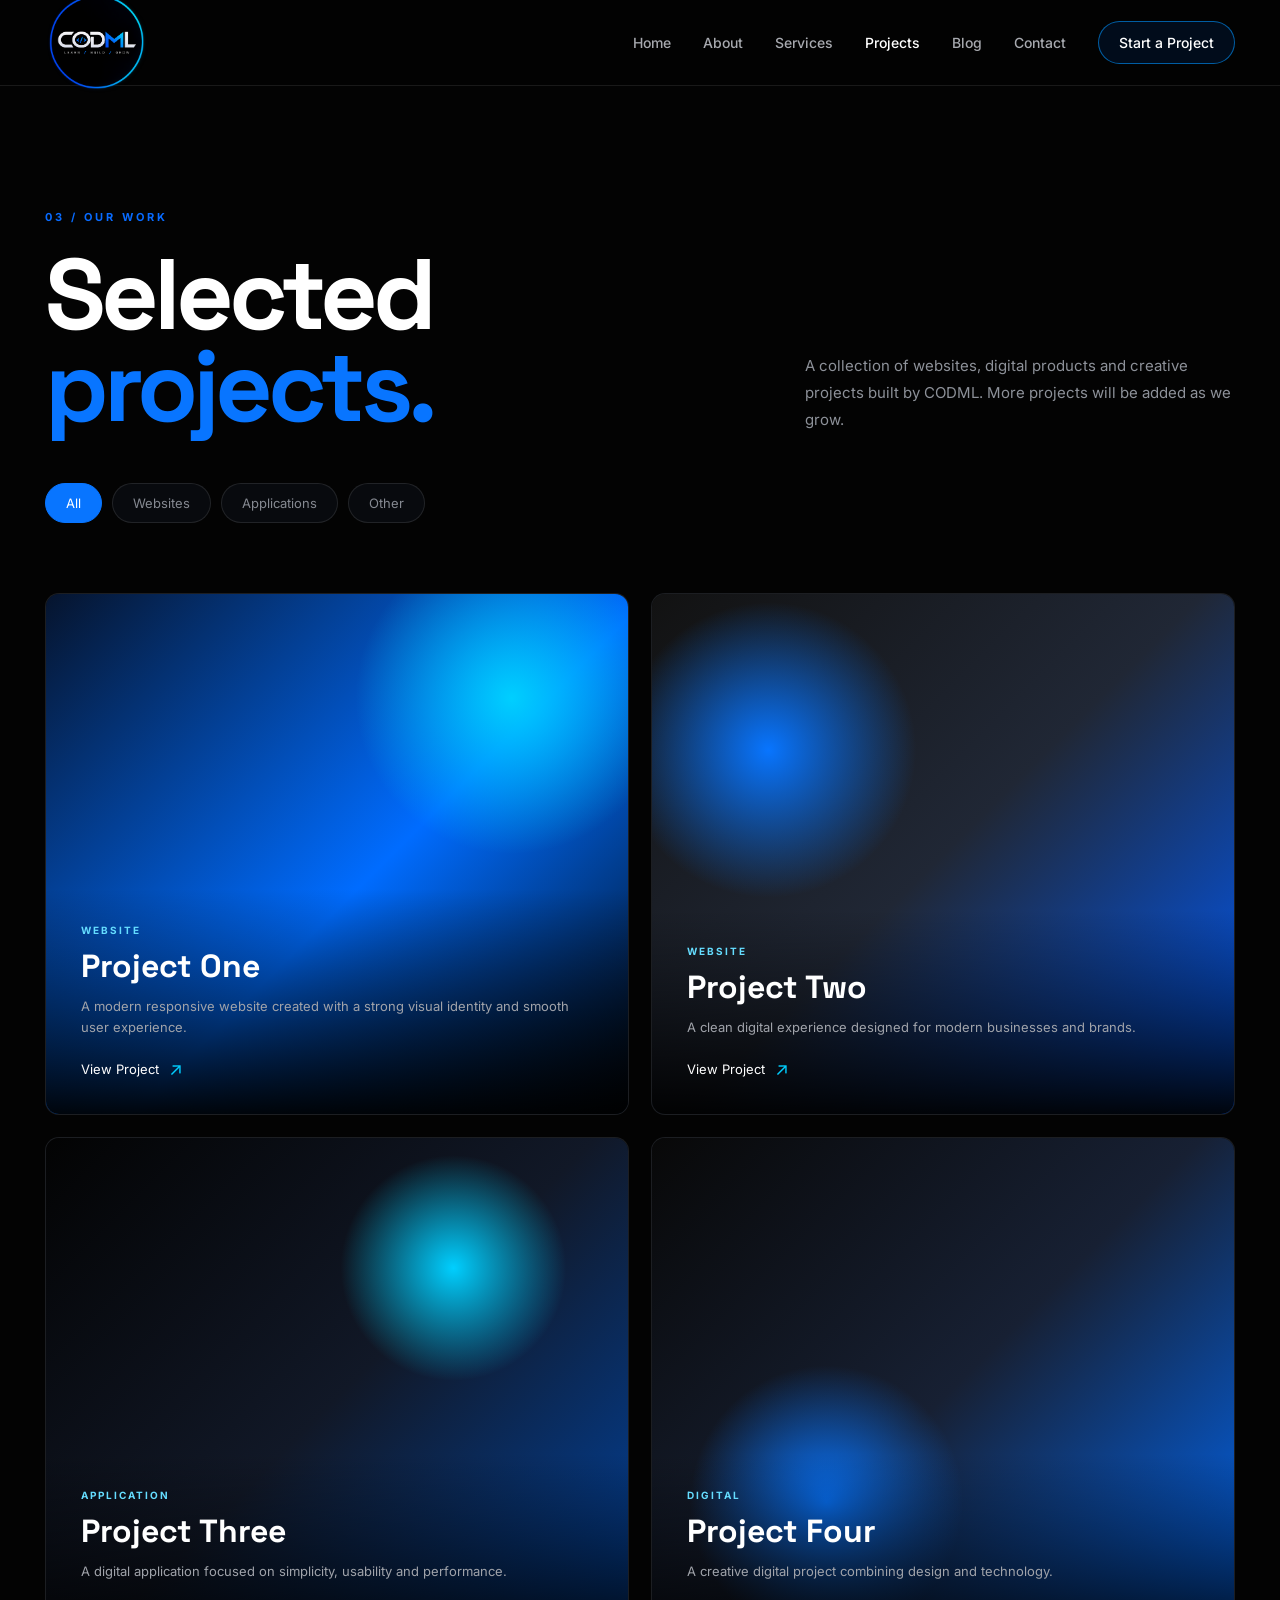
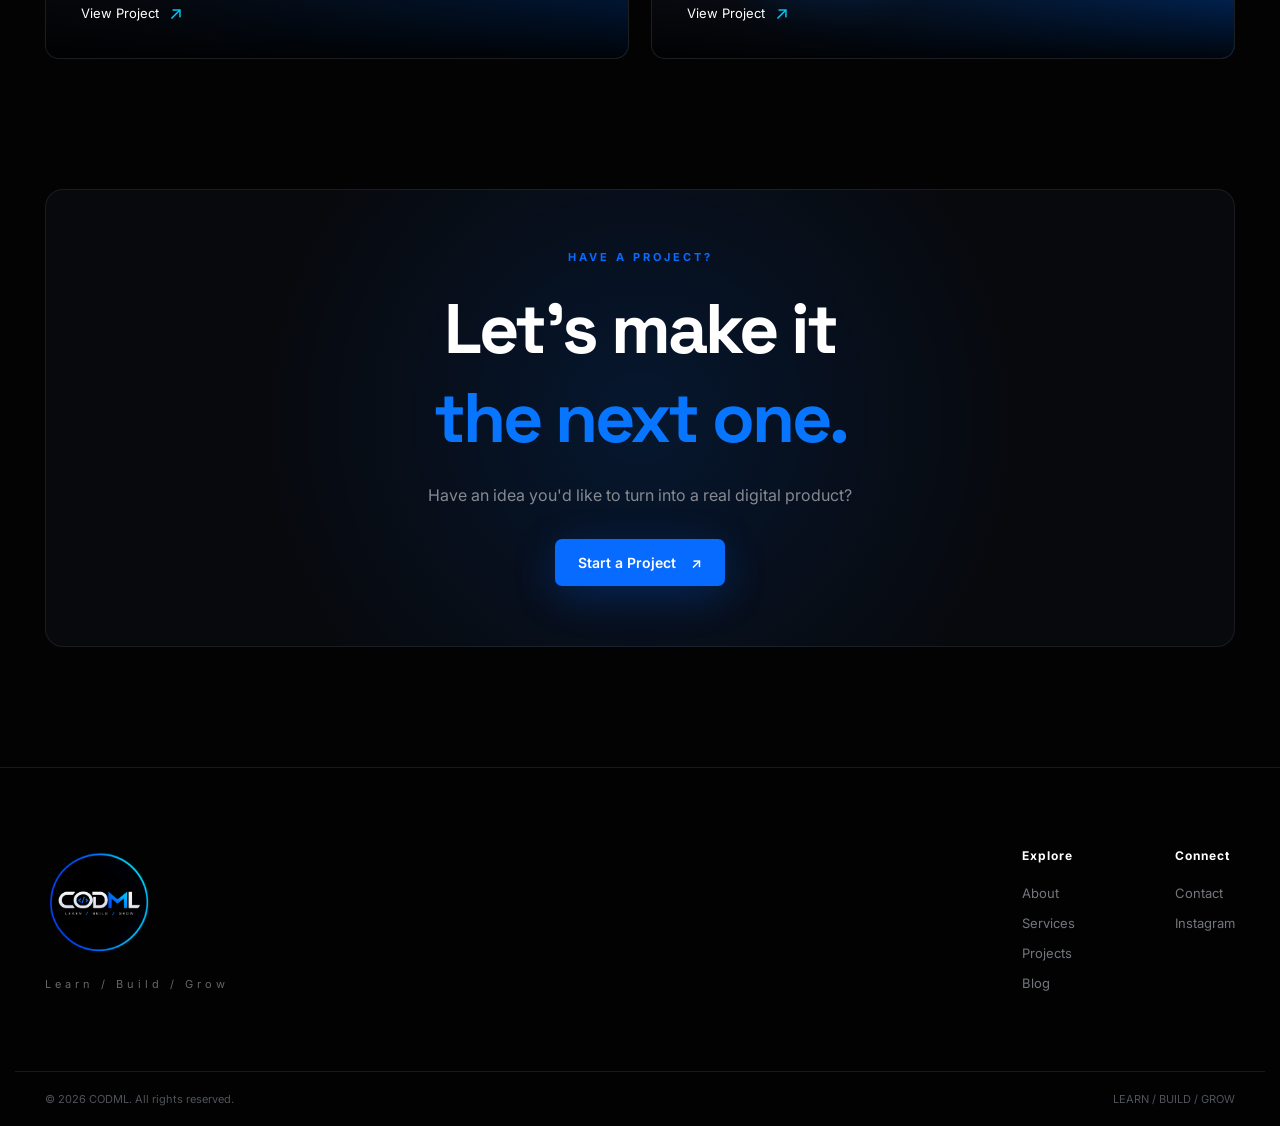
<file: projects.html>
<!DOCTYPE html>
<html lang="en">

<head>

    <meta charset="UTF-8">

    <meta name="viewport"
          content="width=device-width, initial-scale=1.0">

    <meta name="description"
          content="Explore CODML projects, websites, applications and digital experiences.">

    <title>Projects | CODML</title>

    <link rel="stylesheet" href="css/style.css">
    <link rel="stylesheet" href="css/projects.css">

    <link rel="preconnect"
          href="https://fonts.googleapis.com">

    <link rel="preconnect"
          href="https://fonts.gstatic.com" crossorigin>

    <link href="https://fonts.googleapis.com/css2?family=Inter:wght@400;500;600;700;800&family=Space+Grotesk:wght@400;500;600;700&display=swap"
          rel="stylesheet">

</head>

<body>


<!-- ================= NAVBAR ================= -->

<header class="navbar">

    <div class="nav-container">

        <a href="index.html" class="logo">
            <img src="images/logo.png"
                 alt="CODML Logo">
        </a>

        <nav class="nav-menu" id="navMenu">

            <a href="index.html">
                Home
            </a>

            <a href="about.html">
                About
            </a>

            <a href="services.html">
                Services
            </a>

            <a href="projects.html"
               class="active">
                Projects
            </a>

            <a href="blog.html">
                Blog
            </a>

            <a href="contact.html">
                Contact
            </a>

            <a href="contact.html"
               class="nav-button">
                Start a Project
            </a>

        </nav>

        <button class="menu-btn"
                id="menuBtn">
            ☰
        </button>

    </div>

</header>


<main class="projects-page">


<!-- ================= HEADER ================= -->

<section class="projects-header">

    <div>

        <div class="section-label">
            03 / OUR WORK
        </div>

        <h1>
            Selected<br>
            <span>projects.</span>
        </h1>

    </div>


    <p>
        A collection of websites, digital products
        and creative projects built by CODML.
        More projects will be added as we grow.
    </p>

</section>


<!-- ================= FILTERS ================= -->

<div class="project-filters">

    <button class="filter-btn active"
            data-filter="all">
        All
    </button>

    <button class="filter-btn"
            data-filter="website">
        Websites
    </button>

    <button class="filter-btn"
            data-filter="app">
        Applications
    </button>

    <button class="filter-btn"
            data-filter="other">
        Other
    </button>

</div>


<!-- ================= PROJECTS ================= -->

<section class="projects-container">

    <div class="projects-grid"
         id="projectsGrid">


        <!-- PROJECT 1 -->

        <article class="portfolio-card"
                 data-category="website">

            <div class="portfolio-image portfolio-one">

                <div class="portfolio-info">

                    <div class="portfolio-category">
                        WEBSITE
                    </div>

                    <h2>
                        Project One
                    </h2>

                    <p>
                        A modern responsive website
                        created with a strong visual
                        identity and smooth user experience.
                    </p>

                    <a href="projects/project-one.html"
   class="portfolio-link">
    View Project
    <span>↗</span>
</a>

                </div>

            </div>

        </article>


        <!-- PROJECT 2 -->

        <article class="portfolio-card"
                 data-category="website">

            <div class="portfolio-image portfolio-two">

                <div class="portfolio-info">

                    <div class="portfolio-category">
                        WEBSITE
                    </div>

                    <h2>
                        Project Two
                    </h2>

                    <p>
                        A clean digital experience
                        designed for modern businesses
                        and brands.
                    </p>

                    <!-- Project Two -->
<a href="projects/project-two.html"
   class="portfolio-link">
    View Project
    <span>↗</span>
</a>

                </div>

            </div>

        </article>


        <!-- PROJECT 3 -->

        <article class="portfolio-card"
                 data-category="app">

            <div class="portfolio-image portfolio-three">

                <div class="portfolio-info">

                    <div class="portfolio-category">
                        APPLICATION
                    </div>

                    <h2>
                        Project Three
                    </h2>

                    <p>
                        A digital application focused
                        on simplicity, usability and
                        performance.
                    </p>

                    <!-- Project Three -->
<a href="projects/project-three.html"
   class="portfolio-link">
    View Project
    <span>↗</span>
</a>
                </div>

            </div>

        </article>


        <!-- PROJECT 4 -->

        <article class="portfolio-card"
                 data-category="other">

            <div class="portfolio-image portfolio-four">

                <div class="portfolio-info">

                    <div class="portfolio-category">
                        DIGITAL
                    </div>

                    <h2>
                        Project Four
                    </h2>

                    <p>
                        A creative digital project
                        combining design and technology.
                    </p>

                    <!-- Project Four -->
<a href="projects/project-four.html"
   class="portfolio-link">
    View Project
    <span>↗</span>
</a>
                </div>

            </div>

        </article>


        <div class="no-projects"
             id="noProjects">

            No projects found in this category.

        </div>


    </div>

</section>


<!-- ================= CTA ================= -->

<section class="projects-cta">

    <div class="section-label">
        HAVE A PROJECT?
    </div>

    <h2>
        Let's make it<br>
        <span>the next one.</span>
    </h2>

    <p>
        Have an idea you'd like to turn into
        a real digital product?
    </p>

    <a href="contact.html"
       class="primary-btn">

        Start a Project
        <span>↗</span>

    </a>

</section>


</main>


<!-- ================= FOOTER ================= -->

<footer>

    <div class="footer-container">

        <div class="footer-brand">

            <img src="images/logo.png"
                 alt="CODML">

            <p>
                Learn / Build / Grow
            </p>

        </div>


        <div class="footer-links">

            <div>

                <h4>
                    Explore
                </h4>

                <a href="about.html">
                    About
                </a>

                <a href="services.html">
                    Services
                </a>

                <a href="projects.html">
                    Projects
                </a>

                <a href="blog.html">
                    Blog
                </a>

            </div>


            <div>

                <h4>
                    Connect
                </h4>

                <a href="contact.html">
                    Contact
                </a>

                <a href="https://www.instagram.com/codml.studio/"
                   target="_blank">
                    Instagram
                </a>

            </div>

        </div>

    </div>


    <div class="footer-bottom">

        <p>
            © 2026 CODML. All rights reserved.
        </p>

        <p>
            LEARN / BUILD / GROW
        </p>

    </div>

</footer>


<script src="js/main.js"></script>


<!-- PROJECT FILTER -->

<script>

const filterButtons =
    document.querySelectorAll(".filter-btn");

const projectCards =
    document.querySelectorAll(".portfolio-card");

const noProjects =
    document.getElementById("noProjects");


filterButtons.forEach(button => {

    button.addEventListener("click", () => {

        filterButtons.forEach(btn => {
            btn.classList.remove("active");
        });

        button.classList.add("active");

        const filter =
            button.dataset.filter;

        let visibleProjects = 0;


        projectCards.forEach(card => {

            const category =
                card.dataset.category;

            if (
                filter === "all" ||
                category === filter
            ) {

                card.style.display = "block";

                visibleProjects++;

            } else {

                card.style.display = "none";

            }

        });


        if (visibleProjects === 0) {

            noProjects.style.display = "block";

        } else {

            noProjects.style.display = "none";

        }

    });

});

</script>


</body>
</html>
</file>
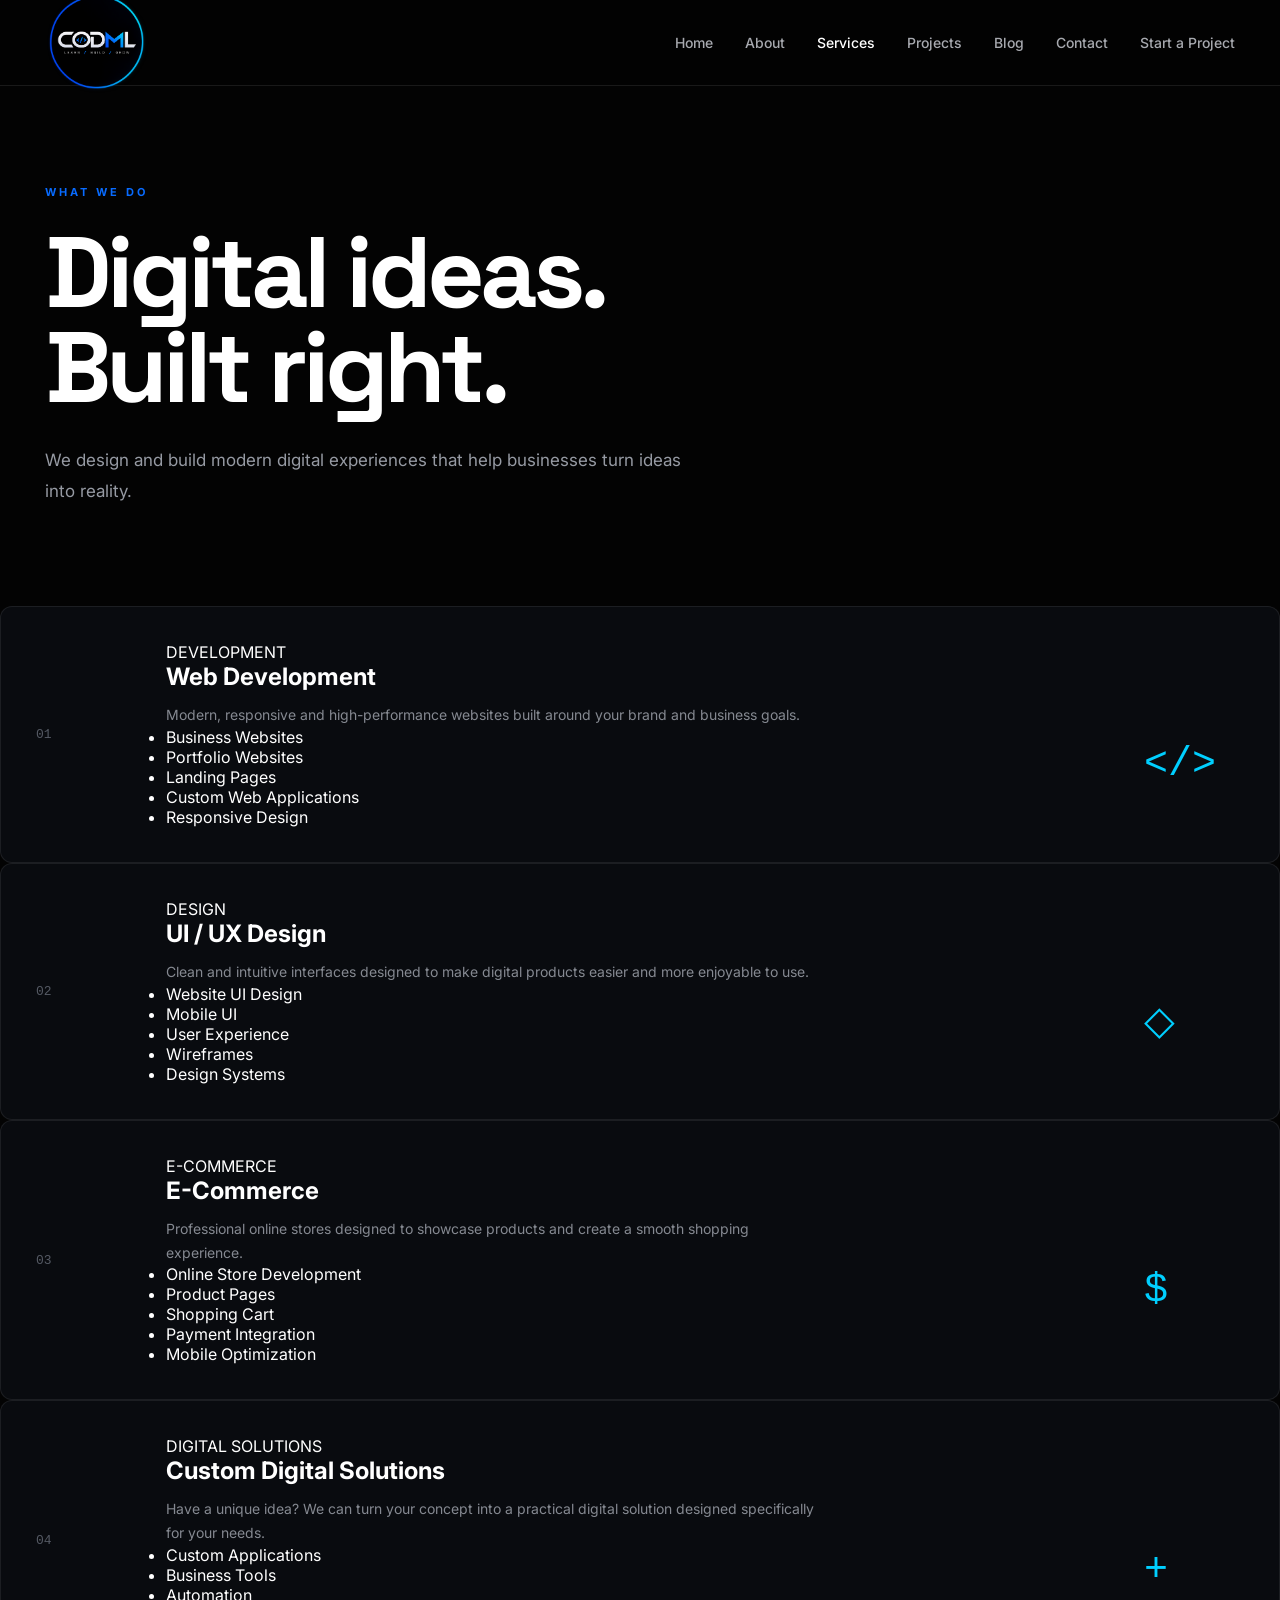
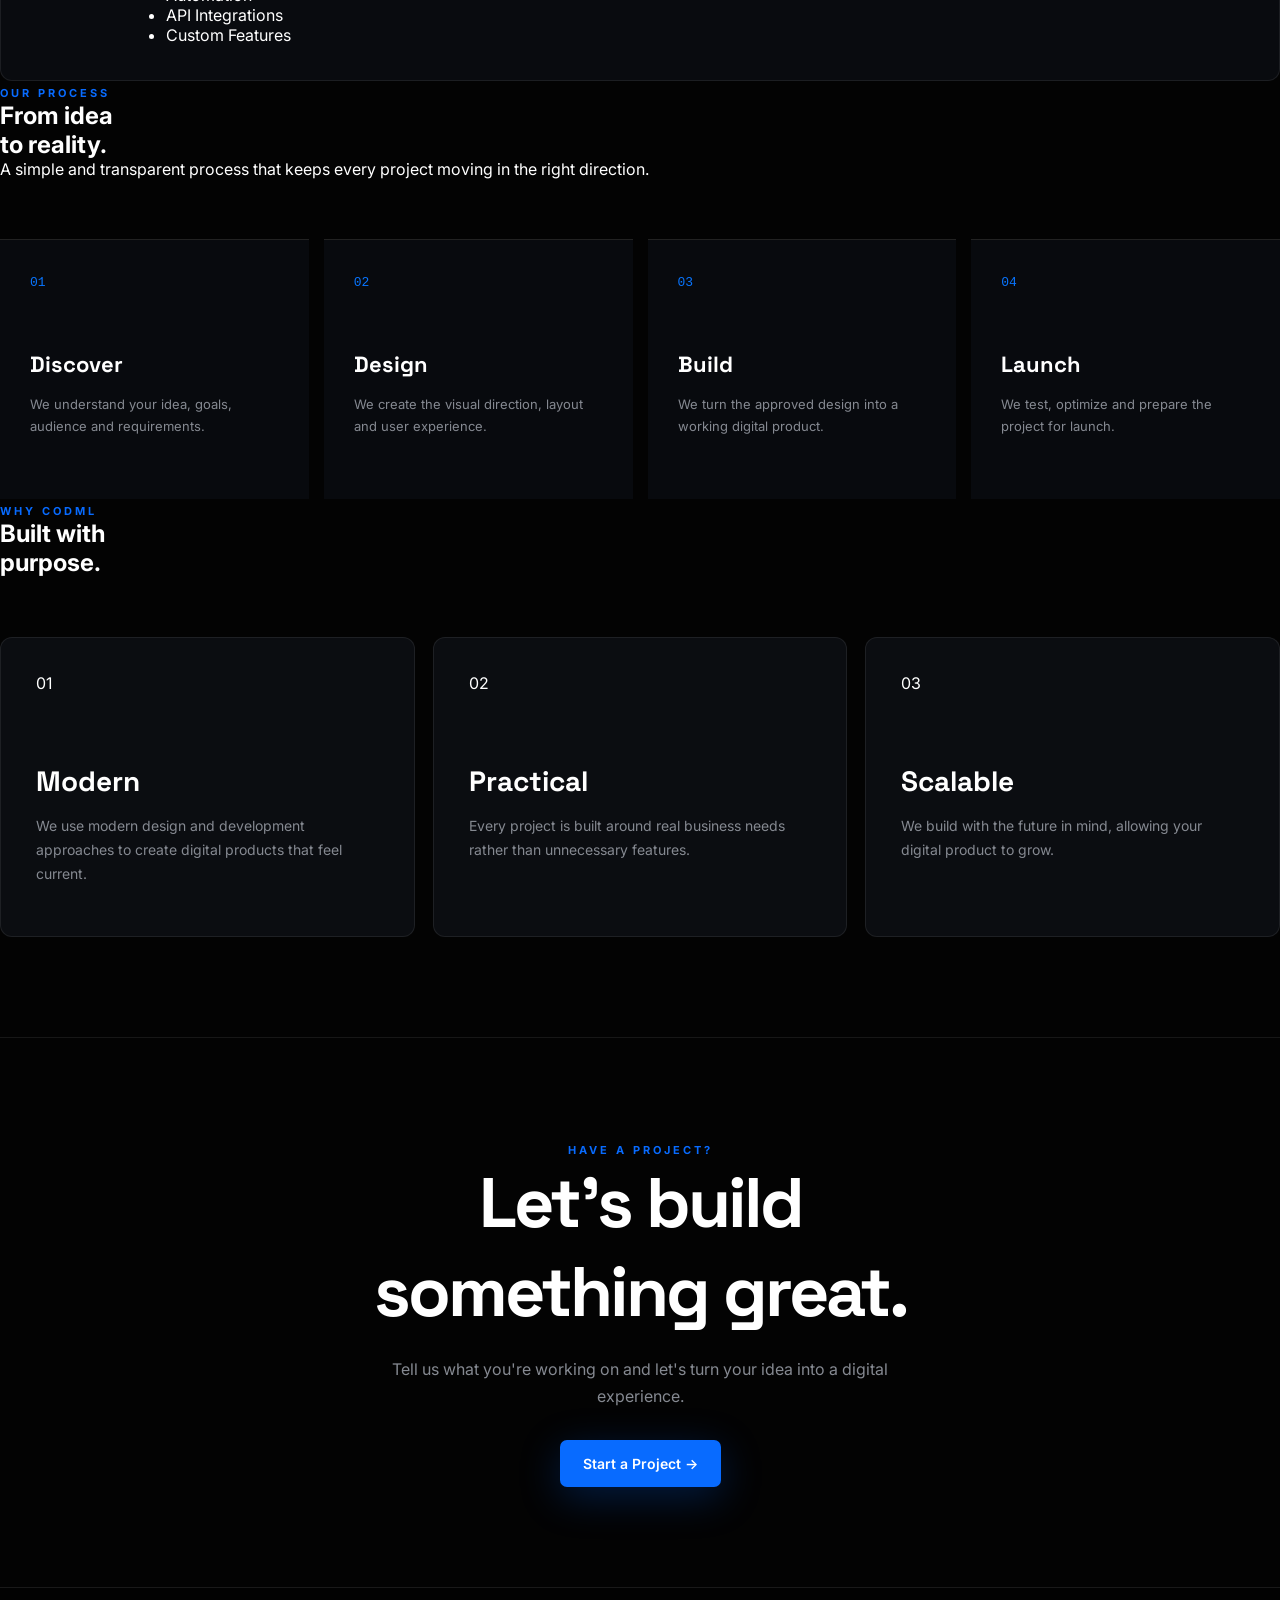
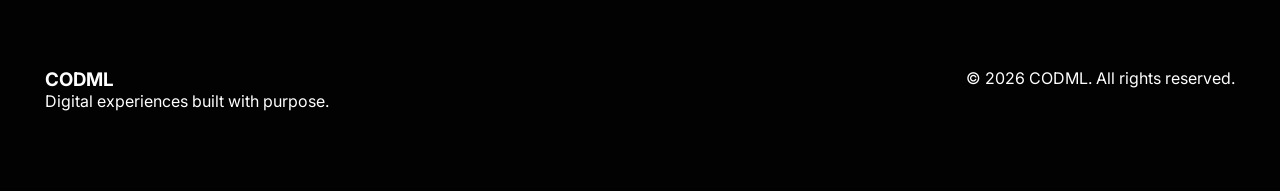
<file: services.html>
<!DOCTYPE html>
<html lang="en">

<head>

    <meta charset="UTF-8">

    <meta name="viewport"
          content="width=device-width, initial-scale=1.0">

    <title>Services | CODML</title>

    <link rel="stylesheet"
          href="css/style.css">

    <link rel="stylesheet"
          href="css/pages.css">

    <link href="https://fonts.googleapis.com/css2?family=Inter:wght@400;500;600;700&family=Space+Grotesk:wght@400;500;600;700&display=swap"
          rel="stylesheet">

</head>


<body>


<!-- ================================
     NAVBAR
================================ -->

<header class="navbar">

    <div class="nav-container">


        <!-- LOGO -->

        <a href="index.html"
           class="logo">

            <img src="images/logo.png"
                 alt="CODML">

        </a>


        <!-- MOBILE MENU -->

        <button class="menu-btn"
                id="menuBtn">

            ☰

        </button>


        <!-- NAVIGATION -->

        <nav class="nav-menu"
             id="navMenu">

            <a href="index.html">
                Home
            </a>

            <a href="about.html">
                About
            </a>

            <a href="services.html"
               class="active">
                Services
            </a>

            <a href="projects.html">
                Projects
            </a>

            <a href="blog.html">
                Blog
            </a>

            <a href="contact.html">
                Contact
            </a>

            <a href="contact.html"
               class="nav-cta">

                Start a Project

            </a>

        </nav>

    </div>

</header>



<!-- ================================
     PAGE HERO
================================ -->

<section class="page-hero">

    <div class="page-hero-container">

        <span class="section-label">
            WHAT WE DO
        </span>

        <h1>
            Digital ideas.<br>
            Built right.
        </h1>

        <p>
            We design and build modern digital experiences
            that help businesses turn ideas into reality.
        </p>

    </div>

</section>



<!-- ================================
     SERVICES
================================ -->

<section class="services-section">

    <div class="services-container">


        <!-- SERVICE 01 -->

        <div class="service-large-card">

            <div class="service-number">
                01
            </div>


            <div class="service-content">

                <span class="service-tag">
                    DEVELOPMENT
                </span>

                <h2>
                    Web Development
                </h2>

                <p>
                    Modern, responsive and high-performance
                    websites built around your brand and
                    business goals.
                </p>


                <ul>

                    <li>
                        Business Websites
                    </li>

                    <li>
                        Portfolio Websites
                    </li>

                    <li>
                        Landing Pages
                    </li>

                    <li>
                        Custom Web Applications
                    </li>

                    <li>
                        Responsive Design
                    </li>

                </ul>

            </div>


            <div class="service-icon">
                &lt;/&gt;
            </div>

        </div>



        <!-- SERVICE 02 -->

        <div class="service-large-card">

            <div class="service-number">
                02
            </div>


            <div class="service-content">

                <span class="service-tag">
                    DESIGN
                </span>

                <h2>
                    UI / UX Design
                </h2>

                <p>
                    Clean and intuitive interfaces designed
                    to make digital products easier and more
                    enjoyable to use.
                </p>


                <ul>

                    <li>
                        Website UI Design
                    </li>

                    <li>
                        Mobile UI
                    </li>

                    <li>
                        User Experience
                    </li>

                    <li>
                        Wireframes
                    </li>

                    <li>
                        Design Systems
                    </li>

                </ul>

            </div>


            <div class="service-icon">
                ◇
            </div>

        </div>



        <!-- SERVICE 03 -->

        <div class="service-large-card">

            <div class="service-number">
                03
            </div>


            <div class="service-content">

                <span class="service-tag">
                    E-COMMERCE
                </span>

                <h2>
                    E-Commerce
                </h2>

                <p>
                    Professional online stores designed to
                    showcase products and create a smooth
                    shopping experience.
                </p>


                <ul>

                    <li>
                        Online Store Development
                    </li>

                    <li>
                        Product Pages
                    </li>

                    <li>
                        Shopping Cart
                    </li>

                    <li>
                        Payment Integration
                    </li>

                    <li>
                        Mobile Optimization
                    </li>

                </ul>

            </div>


            <div class="service-icon">
                $
            </div>

        </div>



        <!-- SERVICE 04 -->

        <div class="service-large-card">

            <div class="service-number">
                04
            </div>


            <div class="service-content">

                <span class="service-tag">
                    DIGITAL SOLUTIONS
                </span>

                <h2>
                    Custom Digital Solutions
                </h2>

                <p>
                    Have a unique idea? We can turn your
                    concept into a practical digital solution
                    designed specifically for your needs.
                </p>


                <ul>

                    <li>
                        Custom Applications
                    </li>

                    <li>
                        Business Tools
                    </li>

                    <li>
                        Automation
                    </li>

                    <li>
                        API Integrations
                    </li>

                    <li>
                        Custom Features
                    </li>

                </ul>

            </div>


            <div class="service-icon">
                +
            </div>

        </div>


    </div>

</section>



<!-- ================================
     PROCESS
================================ -->

<section class="process-section">

    <div class="process-container">


        <div class="process-heading">

            <span class="section-label">
                OUR PROCESS
            </span>

            <h2>
                From idea<br>
                to reality.
            </h2>

            <p>
                A simple and transparent process that keeps
                every project moving in the right direction.
            </p>

        </div>



        <div class="process-grid">


            <!-- STEP 01 -->

            <div class="process-card">

                <span>
                    01
                </span>

                <h3>
                    Discover
                </h3>

                <p>
                    We understand your idea, goals,
                    audience and requirements.
                </p>

            </div>


            <!-- STEP 02 -->

            <div class="process-card">

                <span>
                    02
                </span>

                <h3>
                    Design
                </h3>

                <p>
                    We create the visual direction,
                    layout and user experience.
                </p>

            </div>


            <!-- STEP 03 -->

            <div class="process-card">

                <span>
                    03
                </span>

                <h3>
                    Build
                </h3>

                <p>
                    We turn the approved design into
                    a working digital product.
                </p>

            </div>


            <!-- STEP 04 -->

            <div class="process-card">

                <span>
                    04
                </span>

                <h3>
                    Launch
                </h3>

                <p>
                    We test, optimize and prepare the
                    project for launch.
                </p>

            </div>


        </div>

    </div>

</section>



<!-- ================================
     WHY CODML
================================ -->

<section class="values-section">

    <div class="values-container">


        <div class="values-heading">

            <span class="section-label">
                WHY CODML
            </span>

            <h2>
                Built with<br>
                purpose.
            </h2>

        </div>


        <div class="values-grid">


            <div class="value-card">

                <span>
                    01
                </span>

                <h3>
                    Modern
                </h3>

                <p>
                    We use modern design and development
                    approaches to create digital products
                    that feel current.
                </p>

            </div>


            <div class="value-card">

                <span>
                    02
                </span>

                <h3>
                    Practical
                </h3>

                <p>
                    Every project is built around real
                    business needs rather than unnecessary
                    features.
                </p>

            </div>


            <div class="value-card">

                <span>
                    03
                </span>

                <h3>
                    Scalable
                </h3>

                <p>
                    We build with the future in mind,
                    allowing your digital product to grow.
                </p>

            </div>


        </div>

    </div>

</section>



<!-- ================================
     CTA
================================ -->

<section class="page-cta">

    <div>

        <span class="section-label">
            HAVE A PROJECT?
        </span>

        <h2>
            Let's build<br>
            something great.
        </h2>

        <p>
            Tell us what you're working on and let's
            turn your idea into a digital experience.
        </p>

        <a href="contact.html"
           class="primary-btn">

            Start a Project →

        </a>

    </div>

</section>



<!-- ================================
     FOOTER
================================ -->

<footer class="footer">

    <div class="footer-container">


        <div>

            <h3>
                CODML
            </h3>

            <p>
                Digital experiences built with purpose.
            </p>

        </div>


        <div>

            <p>
                © 2026 CODML. All rights reserved.
            </p>

        </div>


    </div>

</footer>



<!-- JAVASCRIPT -->

<script src="js/main.js"></script>


</body>

</html>
</file>
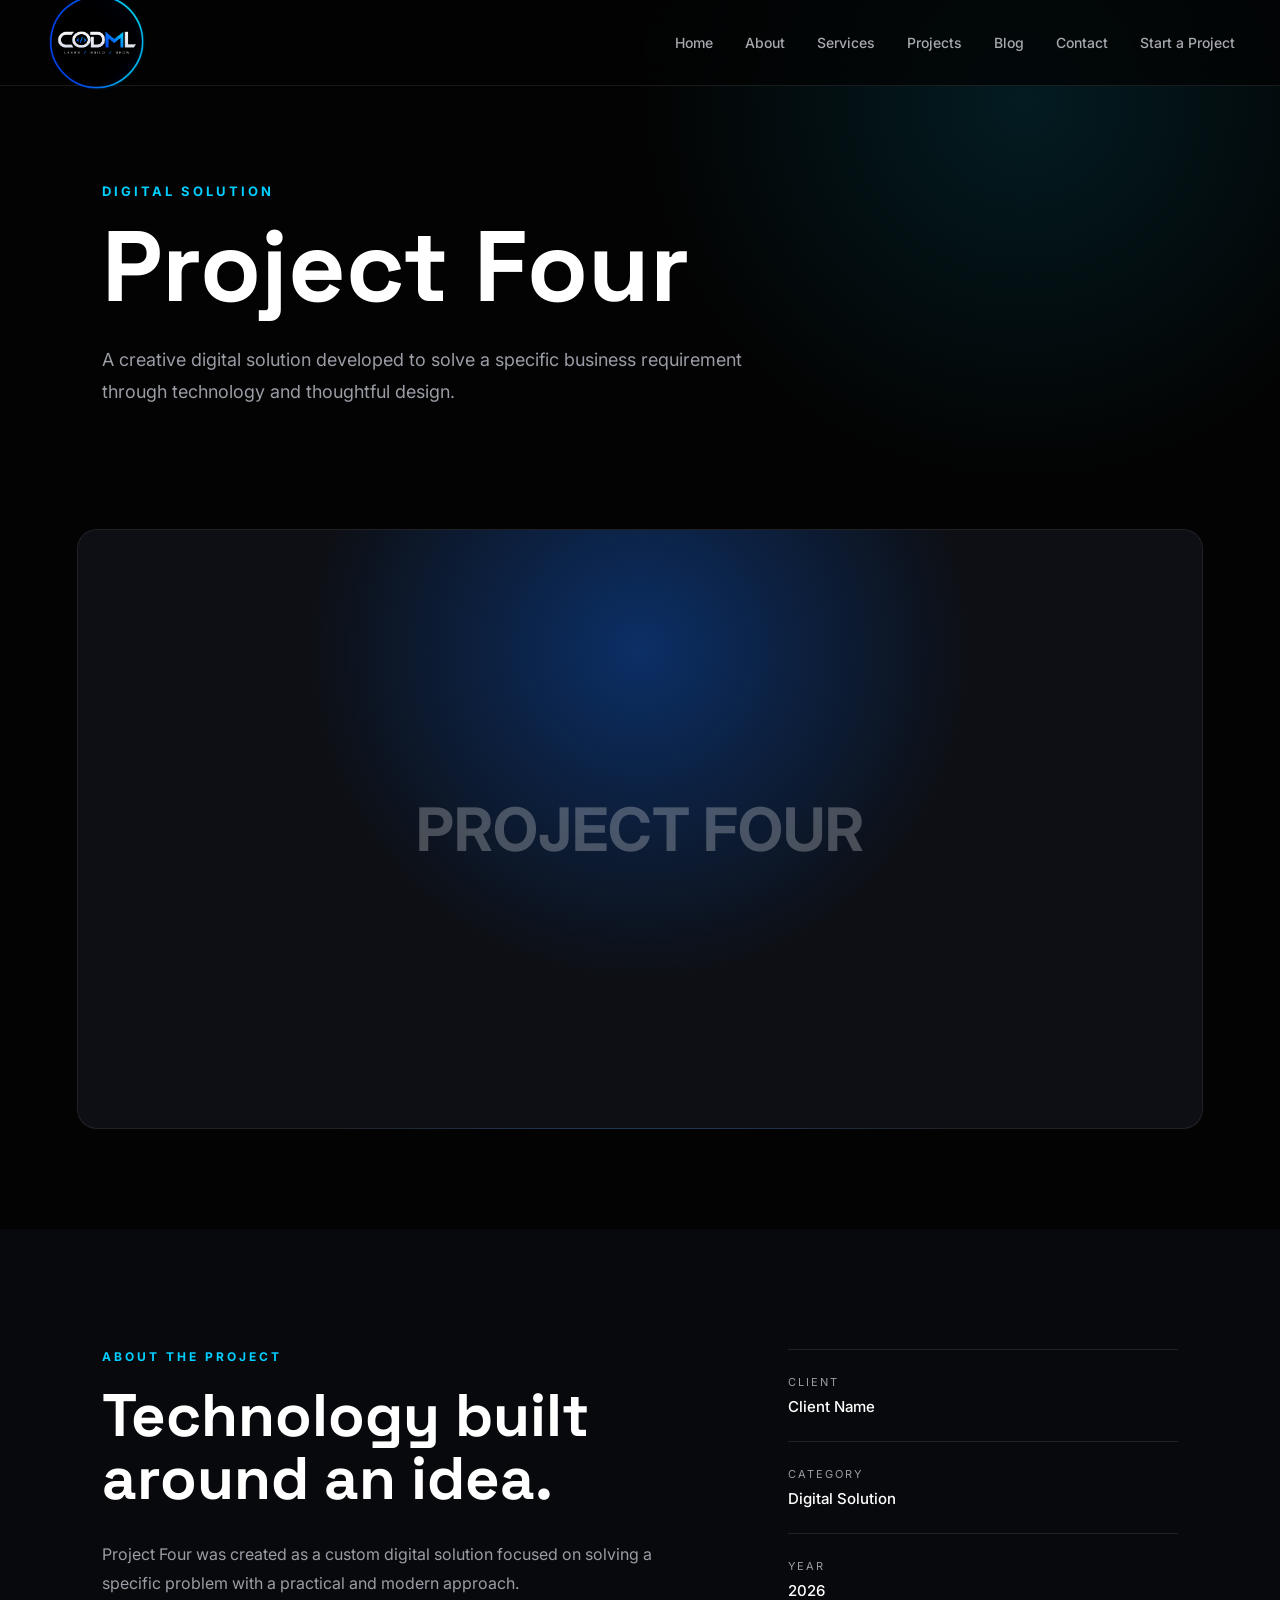
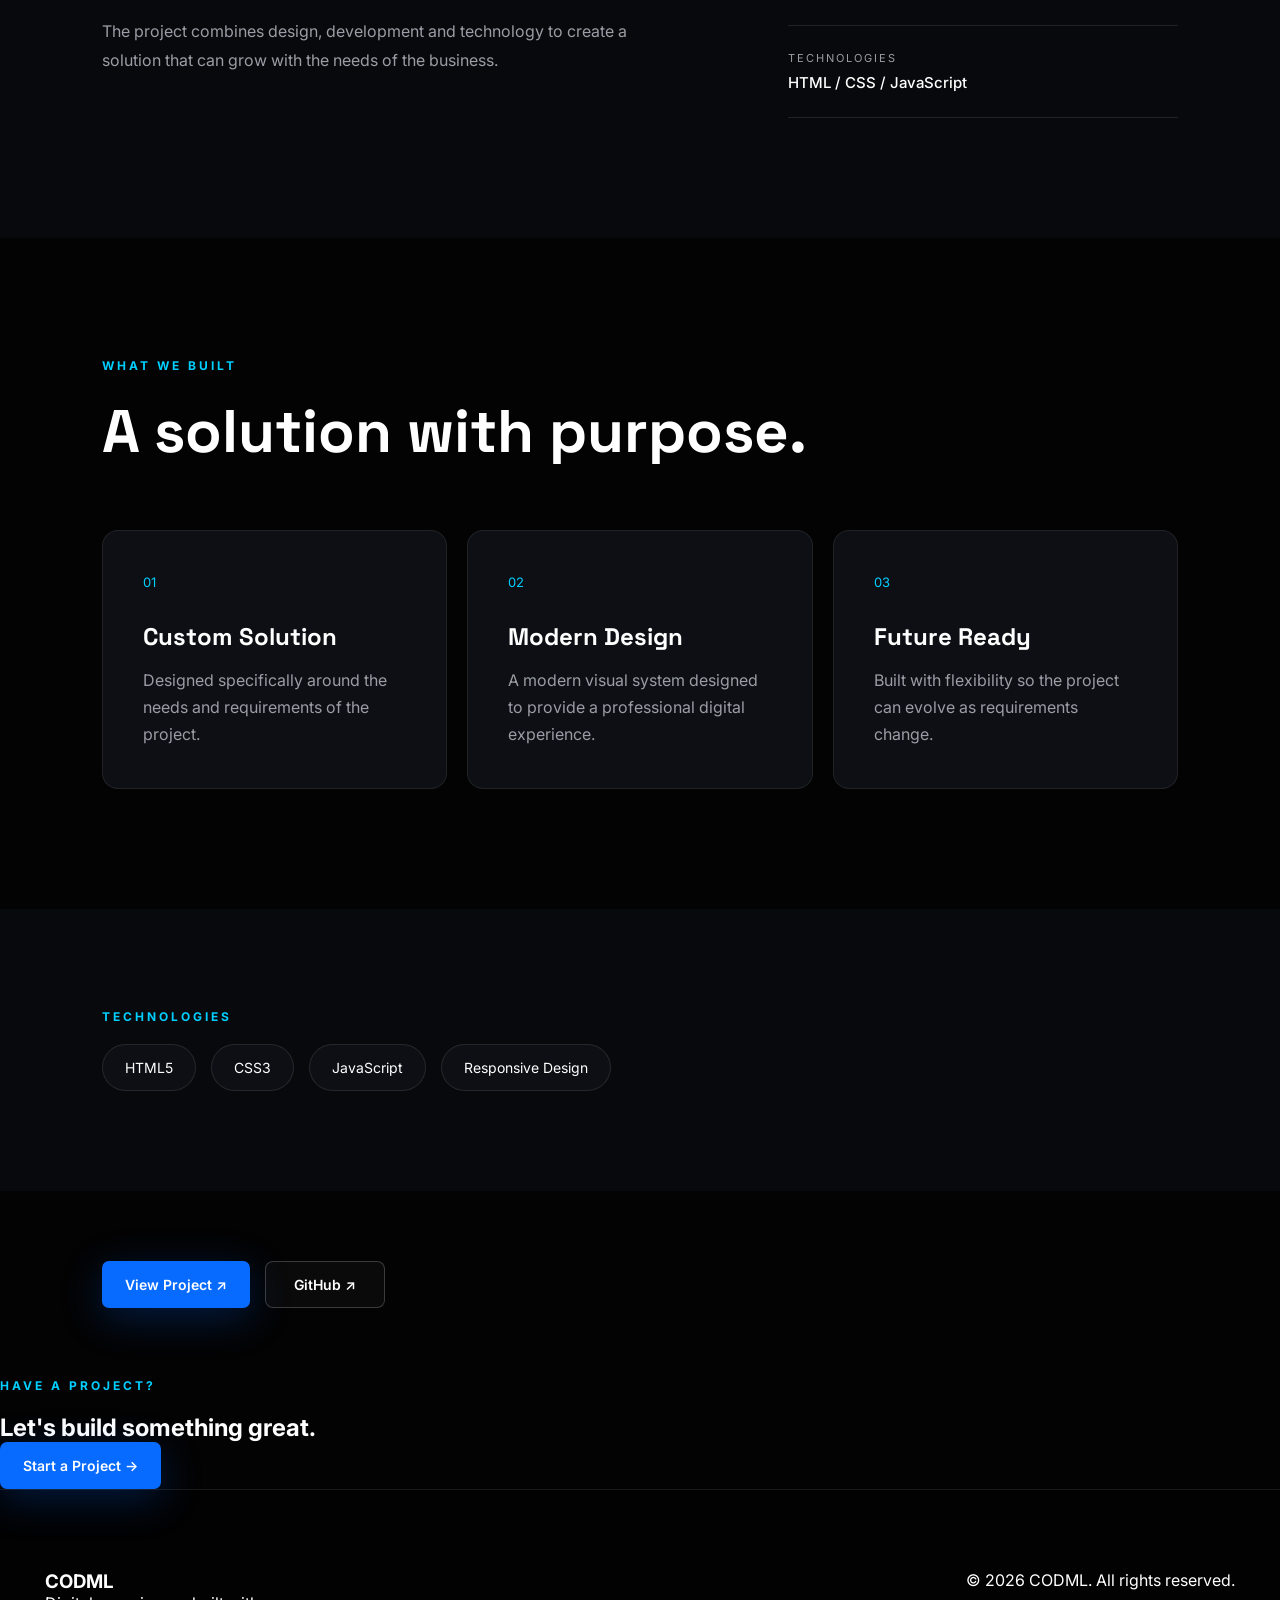
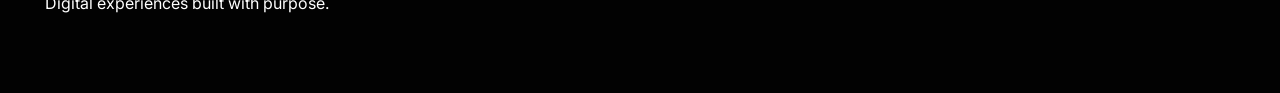
<file: projects/project-four.html>
<!DOCTYPE html>
<html lang="en">
<head>

    <meta charset="UTF-8">

    <meta name="viewport"
          content="width=device-width, initial-scale=1.0">

    <title>Project Four | CODML</title>

    <link rel="stylesheet" href="../css/style.css">
    <link rel="stylesheet" href="../css/project-detail.css">

    <link href="https://fonts.googleapis.com/css2?family=Inter:wght@400;500;600;700&family=Space+Grotesk:wght@400;500;600;700&display=swap"
          rel="stylesheet">

</head>

<body>


<header class="navbar">

    <div class="nav-container">

        <a href="../index.html" class="logo">
            <img src="../images/logo.png" alt="CODML">
        </a>

        <button class="menu-btn" id="menuBtn">
            ☰
        </button>

        <nav class="nav-menu" id="navMenu">

            <a href="../index.html">Home</a>

            <a href="../about.html">About</a>

            <a href="../services.html">Services</a>

            <a href="../projects.html">Projects</a>

            <a href="../blog.html">Blog</a>

            <a href="../contact.html">Contact</a>

            <a href="../contact.html"
               class="nav-cta">
                Start a Project
            </a>

        </nav>

    </div>

</header>


<section class="project-detail-hero">

    <div class="project-detail-container">

        <span class="project-category">
            DIGITAL SOLUTION
        </span>

        <h1>
            Project Four
        </h1>

        <p>
            A creative digital solution developed to solve
            a specific business requirement through technology
            and thoughtful design.
        </p>

    </div>

</section>


<section class="project-preview-section">

    <div class="project-preview">

        <div class="project-preview-placeholder">
            PROJECT FOUR
        </div>

    </div>

</section>


<section class="project-information">

    <div class="project-info-grid">


        <div class="project-description">

            <span class="section-label">
                ABOUT THE PROJECT
            </span>

            <h2>
                Technology built around an idea.
            </h2>

            <p>
                Project Four was created as a custom digital
                solution focused on solving a specific problem
                with a practical and modern approach.
            </p>

            <p>
                The project combines design, development and
                technology to create a solution that can grow
                with the needs of the business.
            </p>

        </div>


        <div class="project-details">

            <div class="detail-item">

                <span>CLIENT</span>

                <strong>
                    Client Name
                </strong>

            </div>


            <div class="detail-item">

                <span>CATEGORY</span>

                <strong>
                    Digital Solution
                </strong>

            </div>


            <div class="detail-item">

                <span>YEAR</span>

                <strong>
                    2026
                </strong>

            </div>


            <div class="detail-item">

                <span>TECHNOLOGIES</span>

                <strong>
                    HTML / CSS / JavaScript
                </strong>

            </div>

        </div>

    </div>

</section>


<section class="project-features">

    <div class="project-detail-container">

        <span class="section-label">
            WHAT WE BUILT
        </span>

        <h2>
            A solution with purpose.
        </h2>


        <div class="feature-grid">


            <div class="feature-card">

                <span>
                    01
                </span>

                <h3>
                    Custom Solution
                </h3>

                <p>
                    Designed specifically around the needs
                    and requirements of the project.
                </p>

            </div>


            <div class="feature-card">

                <span>
                    02
                </span>

                <h3>
                    Modern Design
                </h3>

                <p>
                    A modern visual system designed to provide
                    a professional digital experience.
                </p>

            </div>


            <div class="feature-card">

                <span>
                    03
                </span>

                <h3>
                    Future Ready
                </h3>

                <p>
                    Built with flexibility so the project can
                    evolve as requirements change.
                </p>

            </div>


        </div>

    </div>

</section>


<section class="technologies-section">

    <div class="project-detail-container">

        <span class="section-label">
            TECHNOLOGIES
        </span>


        <div class="technology-list">

            <span>
                HTML5
            </span>

            <span>
                CSS3
            </span>

            <span>
                JavaScript
            </span>

            <span>
                Responsive Design
            </span>

        </div>

    </div>

</section>


<section class="project-links-section">

    <div class="project-detail-container">

        <div class="project-links">

            <a href="#"
               class="primary-btn">
                View Project ↗
            </a>

            <a href="#"
               class="secondary-btn">
                GitHub ↗
            </a>

        </div>

    </div>

</section>


<section class="page-cta">

    <div>

        <span class="section-label">
            HAVE A PROJECT?
        </span>

        <h2>
            Let's build something great.
        </h2>

        <a href="../contact.html"
           class="primary-btn">
            Start a Project →
        </a>

    </div>

</section>


<footer class="footer">

    <div class="footer-container">

        <div>

            <h3>
                CODML
            </h3>

            <p>
                Digital experiences built with purpose.
            </p>

        </div>


        <div>

            <p>
                © 2026 CODML. All rights reserved.
            </p>

        </div>

    </div>

</footer>


<script src="../js/main.js"></script>

</body>
</html>
</file>
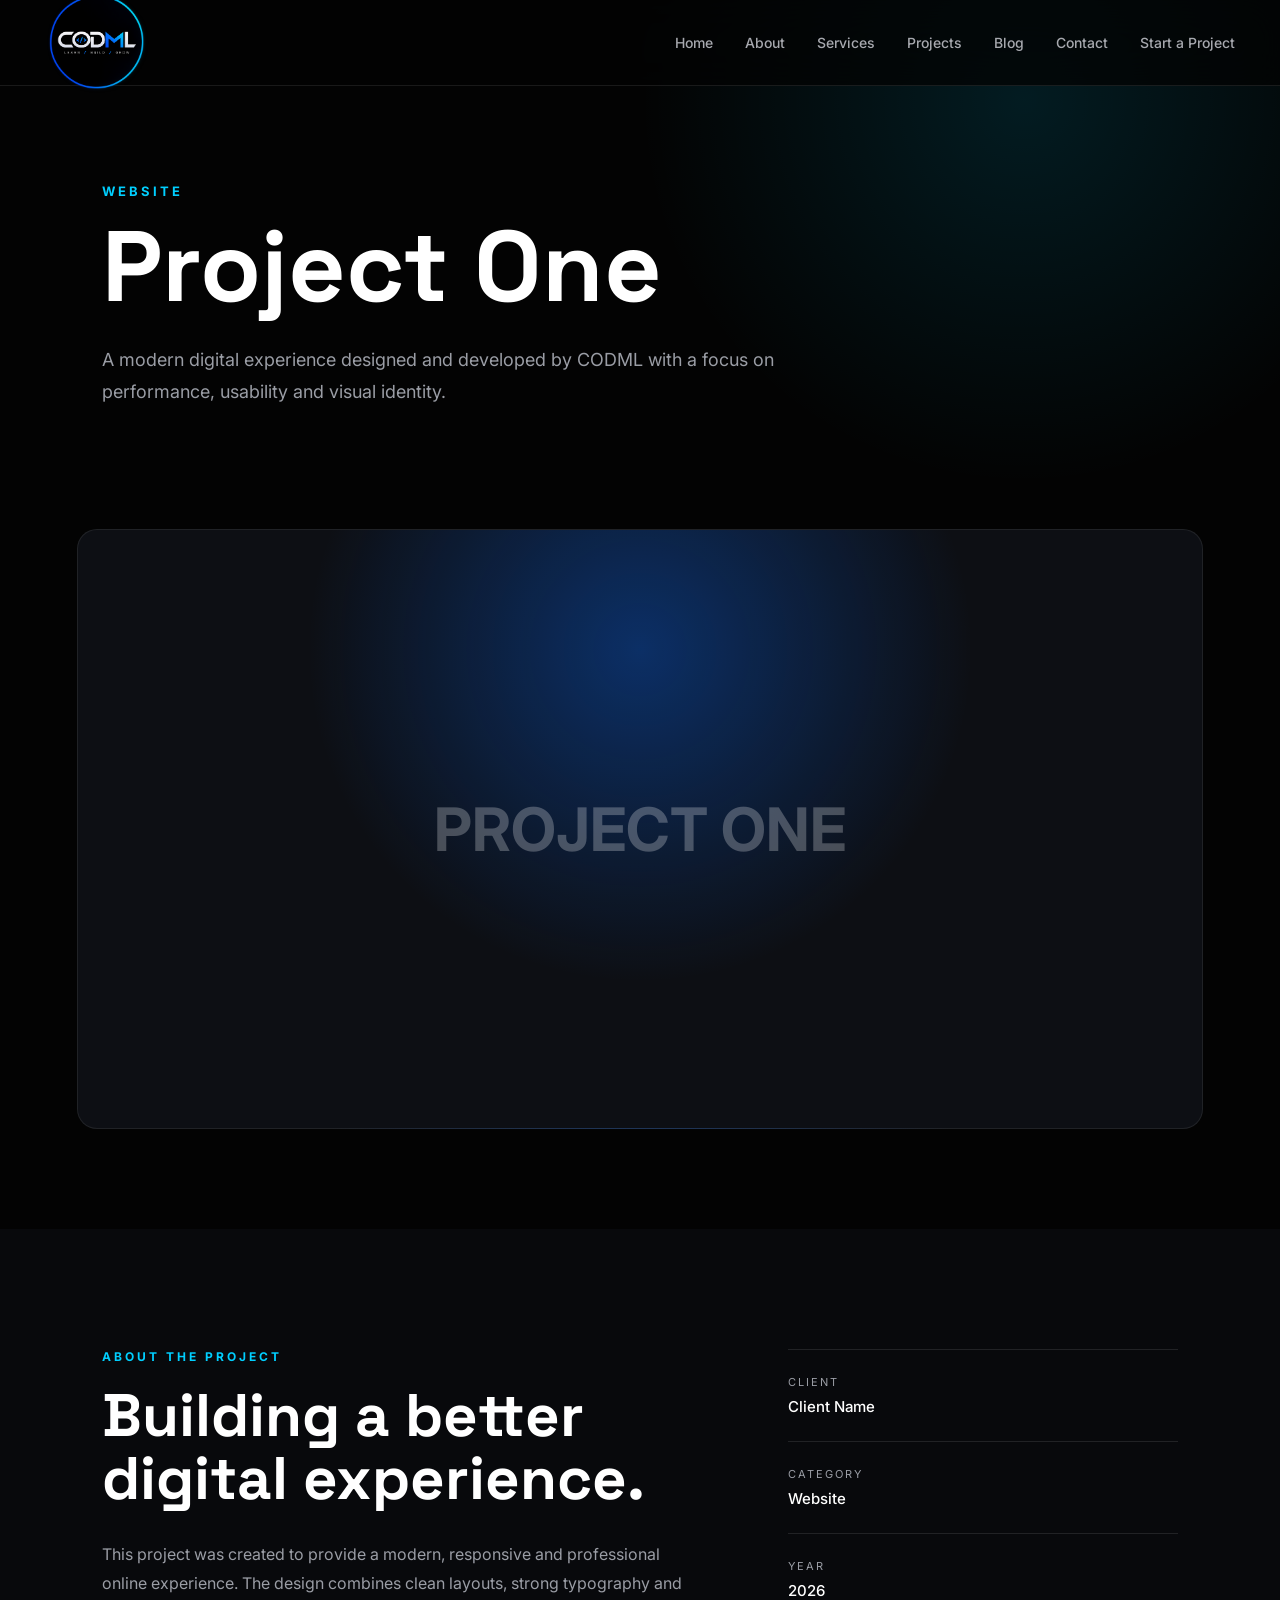
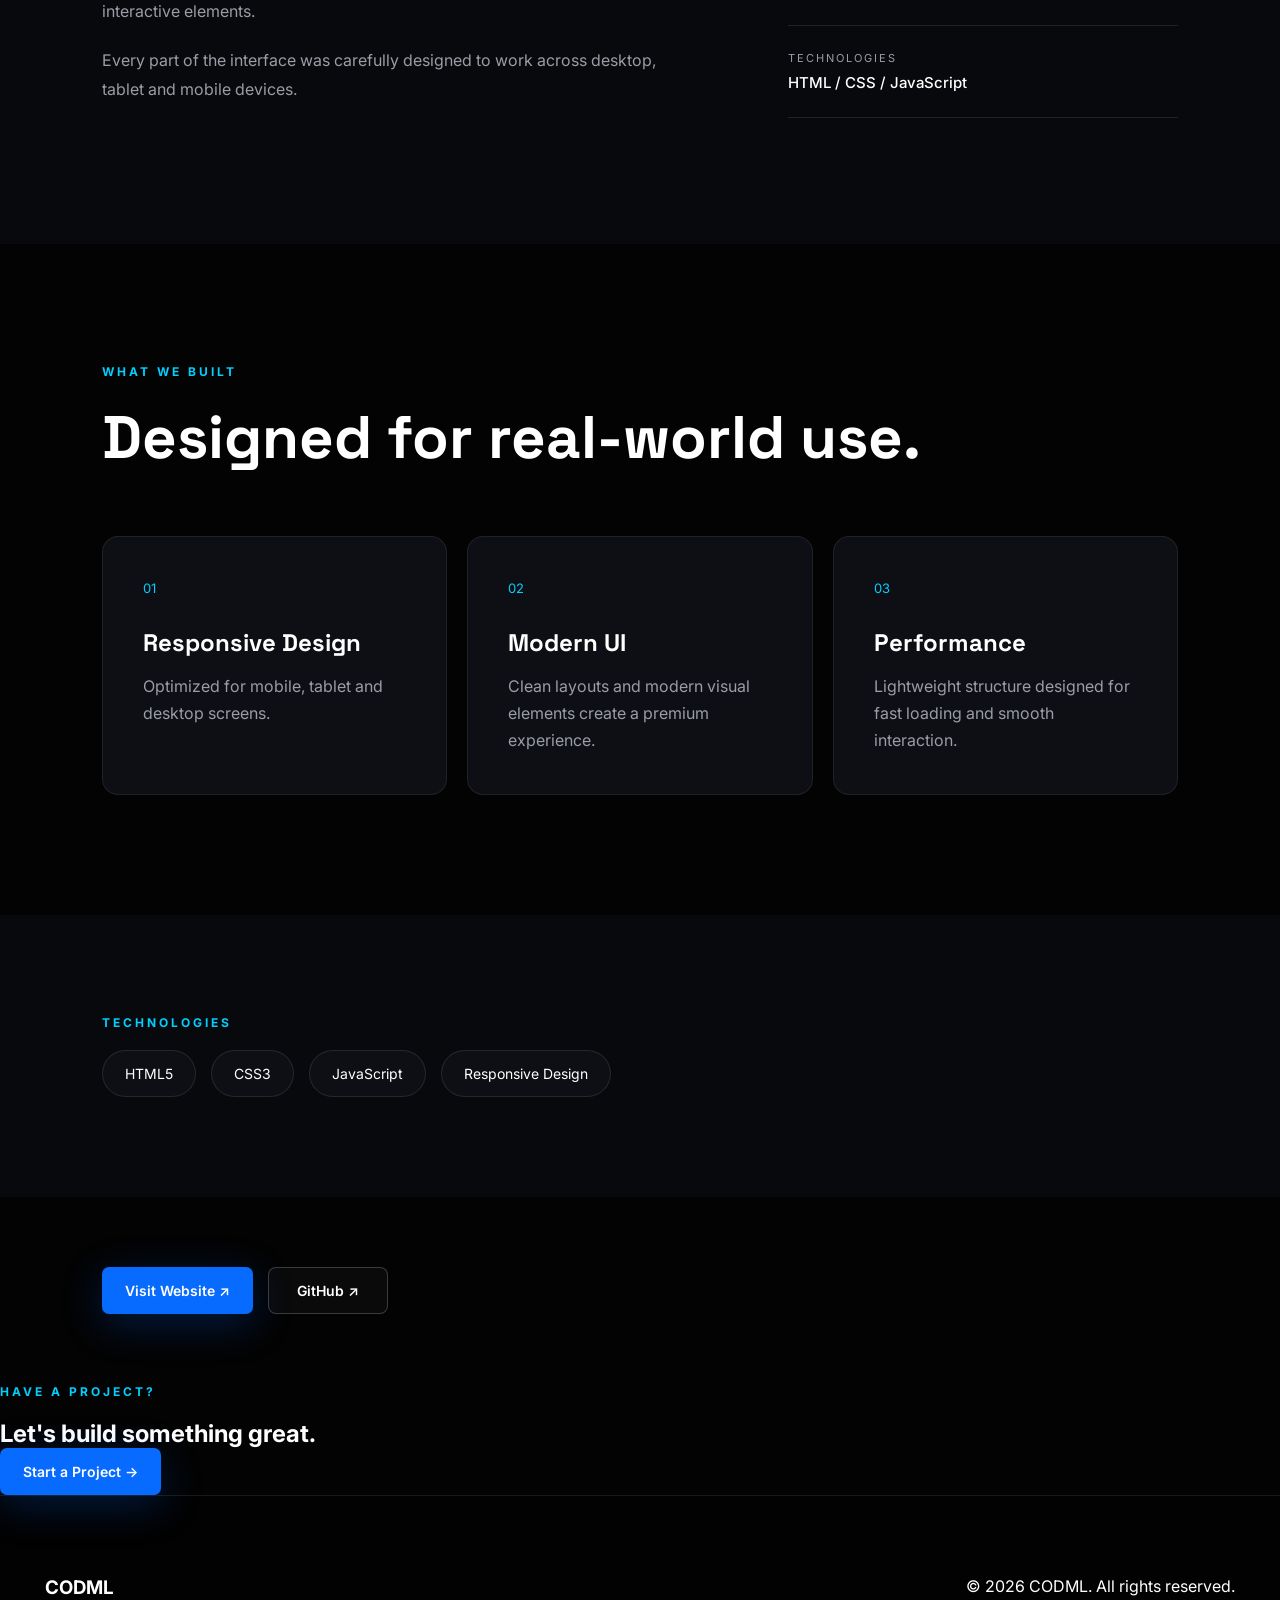
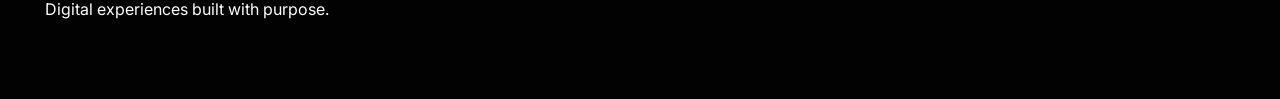
<file: projects/project-one.html>
<!DOCTYPE html>
<html lang="en">
<head>
    <meta charset="UTF-8">
    <meta name="viewport" content="width=device-width, initial-scale=1.0">

    <title>Project One | CODML</title>

    <link rel="stylesheet" href="../css/style.css">
    <link rel="stylesheet" href="../css/project-detail.css">

    <link href="https://fonts.googleapis.com/css2?family=Inter:wght@400;500;600;700&family=Space+Grotesk:wght@400;500;600;700&display=swap" rel="stylesheet">
</head>

<body>

<!-- NAVBAR -->
<header class="navbar">

    <div class="nav-container">

        <a href="../index.html" class="logo">
            <img src="../images/logo.png" alt="CODML">
        </a>

        <button class="menu-btn" id="menuBtn">☰</button>

        <nav class="nav-menu" id="navMenu">

            <a href="../index.html">Home</a>
            <a href="../about.html">About</a>
            <a href="../services.html">Services</a>
            <a href="../projects.html">Projects</a>
            <a href="../blog.html">Blog</a>
            <a href="../contact.html">Contact</a>

            <a href="../contact.html" class="nav-cta">
                Start a Project
            </a>

        </nav>

    </div>

</header>


<!-- PROJECT HERO -->
<section class="project-detail-hero">

    <div class="project-detail-container">

        <span class="project-category">
            WEBSITE
        </span>

        <h1>
            Project One
        </h1>

        <p>
            A modern digital experience designed and developed
            by CODML with a focus on performance, usability and
            visual identity.
        </p>

    </div>

</section>


<!-- PROJECT IMAGE -->
<section class="project-preview-section">

    <div class="project-preview">

        <div class="project-preview-placeholder">
            PROJECT ONE
        </div>

    </div>

</section>


<!-- PROJECT INFORMATION -->
<section class="project-information">

    <div class="project-info-grid">

        <div class="project-description">

            <span class="section-label">
                ABOUT THE PROJECT
            </span>

            <h2>
                Building a better digital experience.
            </h2>

            <p>
                This project was created to provide a modern,
                responsive and professional online experience.
                The design combines clean layouts, strong
                typography and interactive elements.
            </p>

            <p>
                Every part of the interface was carefully designed
                to work across desktop, tablet and mobile devices.
            </p>

        </div>


        <div class="project-details">

            <div class="detail-item">

                <span>CLIENT</span>
                <strong>Client Name</strong>

            </div>

            <div class="detail-item">

                <span>CATEGORY</span>
                <strong>Website</strong>

            </div>

            <div class="detail-item">

                <span>YEAR</span>
                <strong>2026</strong>

            </div>

            <div class="detail-item">

                <span>TECHNOLOGIES</span>
                <strong>HTML / CSS / JavaScript</strong>

            </div>

        </div>

    </div>

</section>


<!-- FEATURES -->
<section class="project-features">

    <div class="project-detail-container">

        <span class="section-label">
            WHAT WE BUILT
        </span>

        <h2>
            Designed for real-world use.
        </h2>

        <div class="feature-grid">

            <div class="feature-card">

                <span>01</span>

                <h3>
                    Responsive Design
                </h3>

                <p>
                    Optimized for mobile, tablet and desktop
                    screens.
                </p>

            </div>


            <div class="feature-card">

                <span>02</span>

                <h3>
                    Modern UI
                </h3>

                <p>
                    Clean layouts and modern visual elements
                    create a premium experience.
                </p>

            </div>


            <div class="feature-card">

                <span>03</span>

                <h3>
                    Performance
                </h3>

                <p>
                    Lightweight structure designed for fast
                    loading and smooth interaction.
                </p>

            </div>

        </div>

    </div>

</section>


<!-- TECHNOLOGIES -->
<section class="technologies-section">

    <div class="project-detail-container">

        <span class="section-label">
            TECHNOLOGIES
        </span>

        <div class="technology-list">

            <span>HTML5</span>
            <span>CSS3</span>
            <span>JavaScript</span>
            <span>Responsive Design</span>

        </div>

    </div>

</section>


<!-- PROJECT LINKS -->
<section class="project-links-section">

    <div class="project-detail-container">

        <div class="project-links">

            <a href="#" class="primary-btn">
                Visit Website ↗
            </a>

            <a href="#" class="secondary-btn">
                GitHub ↗
            </a>

        </div>

    </div>

</section>


<!-- CTA -->
<section class="page-cta">

    <div>

        <span class="section-label">
            HAVE A PROJECT?
        </span>

        <h2>
            Let's build something great.
        </h2>

        <a href="../contact.html" class="primary-btn">
            Start a Project →
        </a>

    </div>

</section>


<!-- FOOTER -->
<footer class="footer">

    <div class="footer-container">

        <div>
            <h3>CODML</h3>

            <p>
                Digital experiences built with purpose.
            </p>
        </div>

        <div>
            <p>
                © 2026 CODML. All rights reserved.
            </p>
        </div>

    </div>

</footer>


<script src="../js/main.js"></script>

</body>
</html>
</file>
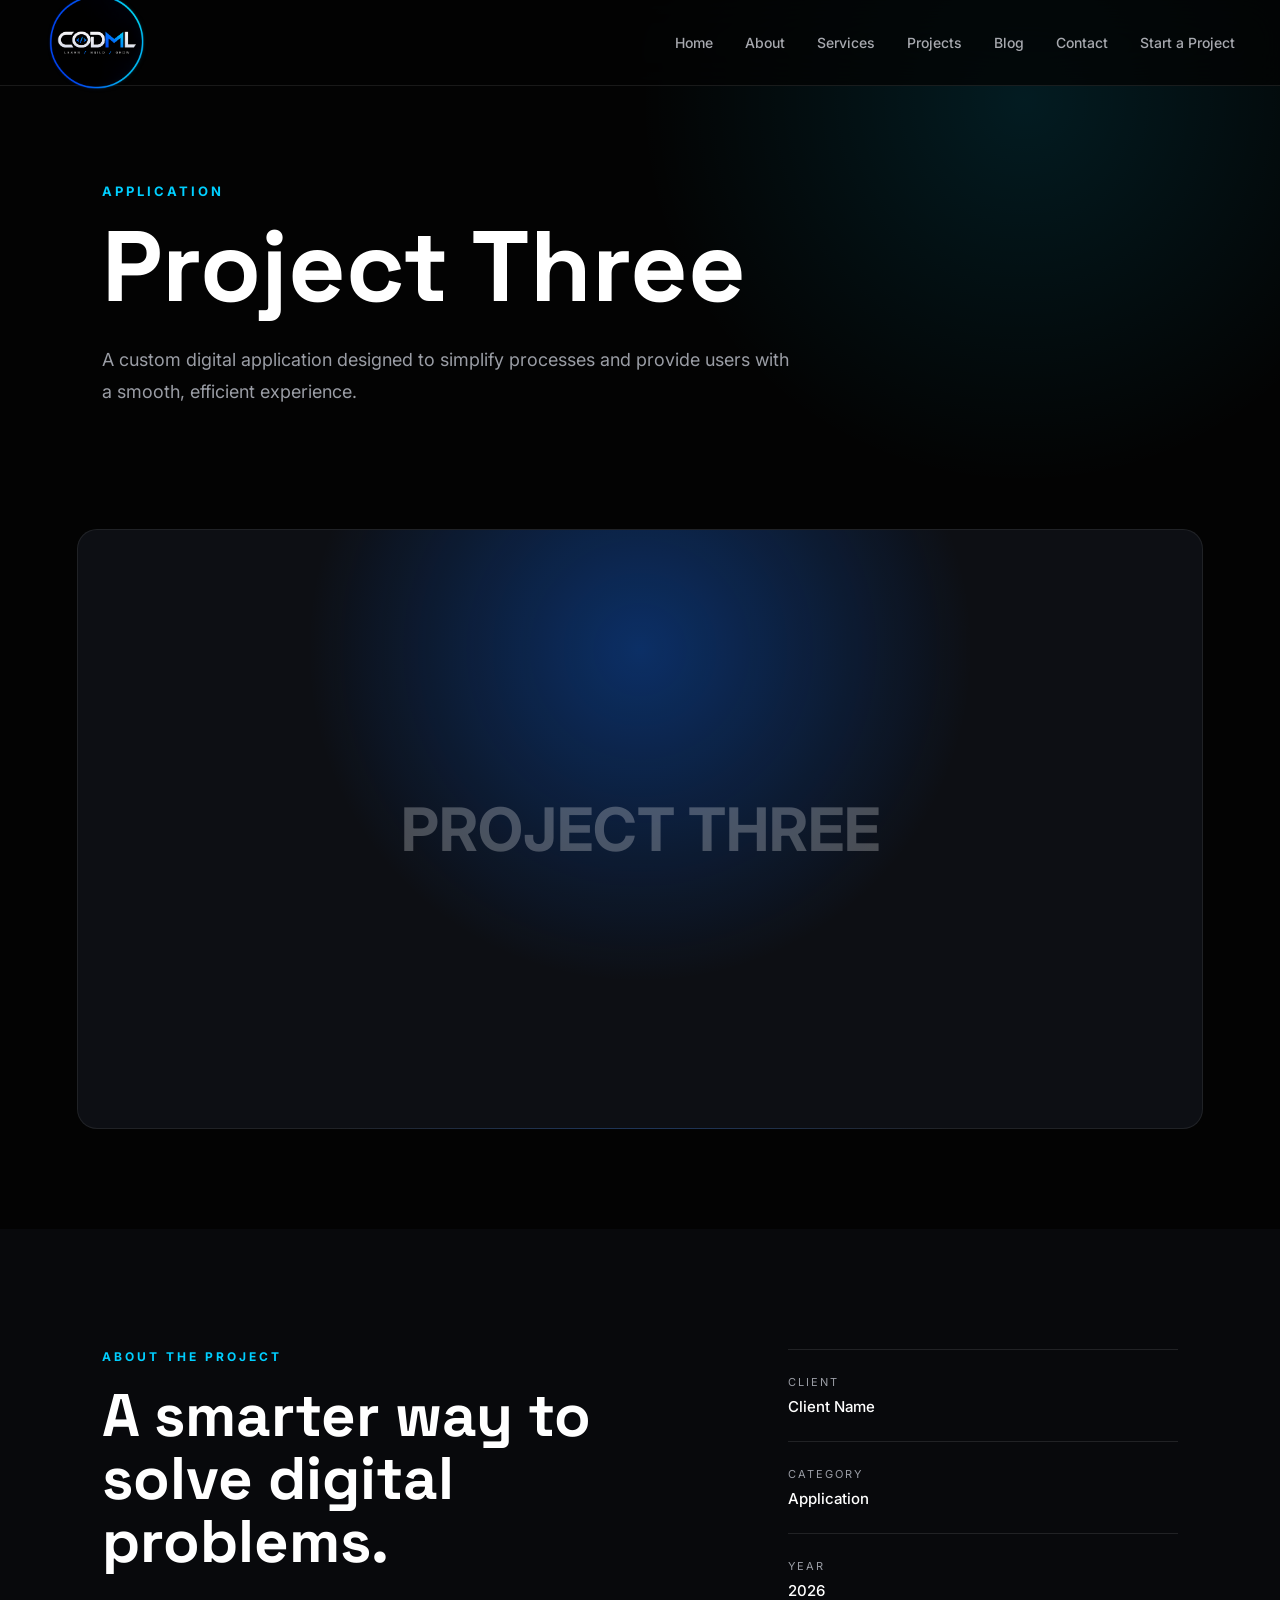
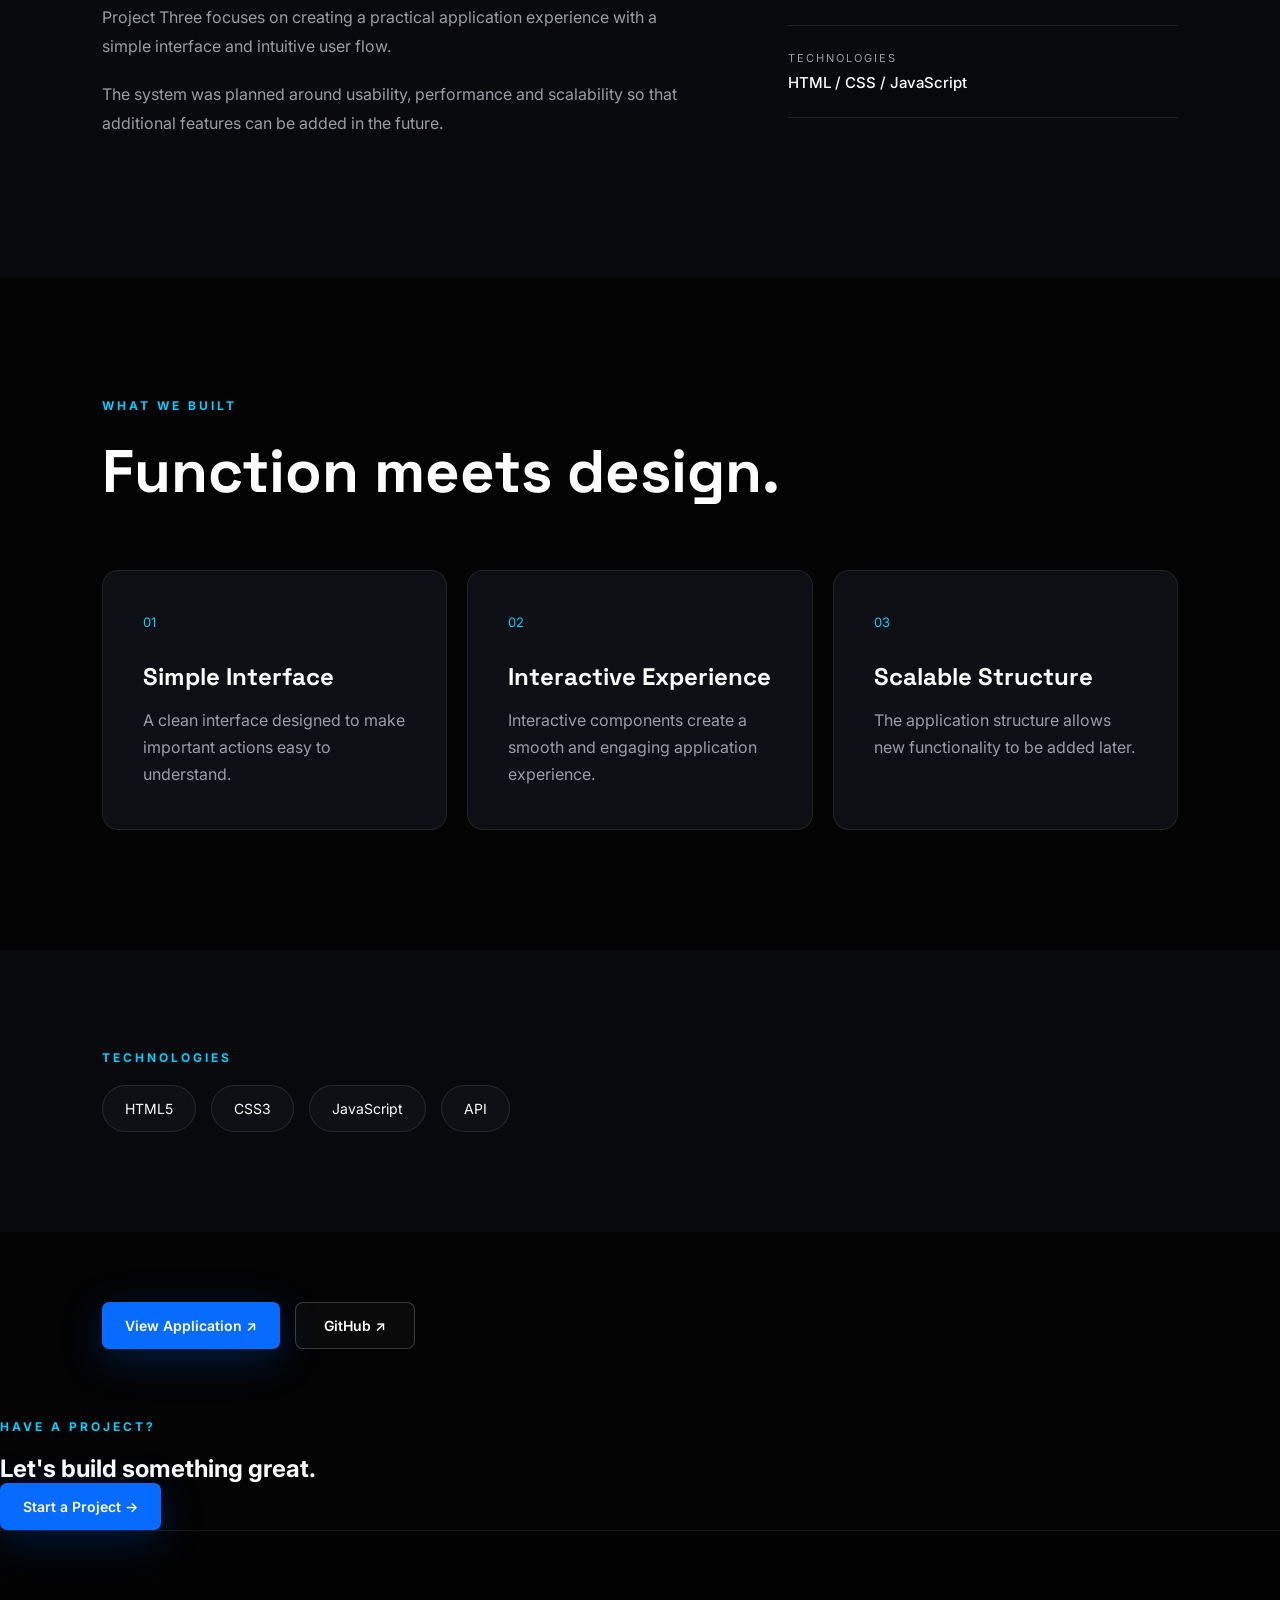
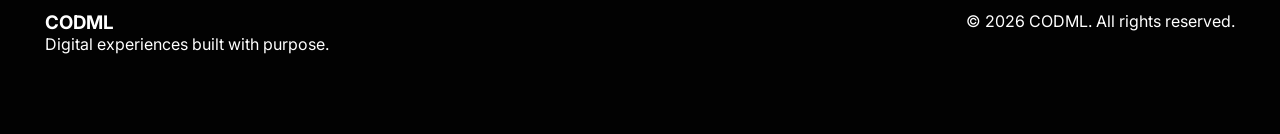
<file: projects/project-three.html>
<!DOCTYPE html>
<html lang="en">
<head>
    <meta charset="UTF-8">
    <meta name="viewport" content="width=device-width, initial-scale=1.0">

    <title>Project Three | CODML</title>

    <link rel="stylesheet" href="../css/style.css">
    <link rel="stylesheet" href="../css/project-detail.css">

    <link href="https://fonts.googleapis.com/css2?family=Inter:wght@400;500;600;700&family=Space+Grotesk:wght@400;500;600;700&display=swap" rel="stylesheet">
</head>

<body>

<header class="navbar">

    <div class="nav-container">

        <a href="../index.html" class="logo">
            <img src="../images/logo.png" alt="CODML">
        </a>

        <button class="menu-btn" id="menuBtn">☰</button>

        <nav class="nav-menu" id="navMenu">

            <a href="../index.html">Home</a>
            <a href="../about.html">About</a>
            <a href="../services.html">Services</a>
            <a href="../projects.html">Projects</a>
            <a href="../blog.html">Blog</a>
            <a href="../contact.html">Contact</a>

            <a href="../contact.html" class="nav-cta">
                Start a Project
            </a>

        </nav>

    </div>

</header>


<section class="project-detail-hero">

    <div class="project-detail-container">

        <span class="project-category">
            APPLICATION
        </span>

        <h1>Project Three</h1>

        <p>
            A custom digital application designed to simplify
            processes and provide users with a smooth,
            efficient experience.
        </p>

    </div>

</section>


<section class="project-preview-section">

    <div class="project-preview">

        <div class="project-preview-placeholder">
            PROJECT THREE
        </div>

    </div>

</section>


<section class="project-information">

    <div class="project-info-grid">

        <div class="project-description">

            <span class="section-label">
                ABOUT THE PROJECT
            </span>

            <h2>
                A smarter way to solve digital problems.
            </h2>

            <p>
                Project Three focuses on creating a practical
                application experience with a simple interface
                and intuitive user flow.
            </p>

            <p>
                The system was planned around usability,
                performance and scalability so that additional
                features can be added in the future.
            </p>

        </div>


        <div class="project-details">

            <div class="detail-item">
                <span>CLIENT</span>
                <strong>Client Name</strong>
            </div>

            <div class="detail-item">
                <span>CATEGORY</span>
                <strong>Application</strong>
            </div>

            <div class="detail-item">
                <span>YEAR</span>
                <strong>2026</strong>
            </div>

            <div class="detail-item">
                <span>TECHNOLOGIES</span>
                <strong>HTML / CSS / JavaScript</strong>
            </div>

        </div>

    </div>

</section>


<section class="project-features">

    <div class="project-detail-container">

        <span class="section-label">
            WHAT WE BUILT
        </span>

        <h2>
            Function meets design.
        </h2>

        <div class="feature-grid">

            <div class="feature-card">

                <span>01</span>

                <h3>Simple Interface</h3>

                <p>
                    A clean interface designed to make
                    important actions easy to understand.
                </p>

            </div>


            <div class="feature-card">

                <span>02</span>

                <h3>Interactive Experience</h3>

                <p>
                    Interactive components create a smooth
                    and engaging application experience.
                </p>

            </div>


            <div class="feature-card">

                <span>03</span>

                <h3>Scalable Structure</h3>

                <p>
                    The application structure allows new
                    functionality to be added later.
                </p>

            </div>

        </div>

    </div>

</section>


<section class="technologies-section">

    <div class="project-detail-container">

        <span class="section-label">
            TECHNOLOGIES
        </span>

        <div class="technology-list">
            <span>HTML5</span>
            <span>CSS3</span>
            <span>JavaScript</span>
            <span>API</span>
        </div>

    </div>

</section>


<section class="project-links-section">

    <div class="project-detail-container">

        <div class="project-links">

            <a href="#" class="primary-btn">
                View Application ↗
            </a>

            <a href="#" class="secondary-btn">
                GitHub ↗
            </a>

        </div>

    </div>

</section>


<section class="page-cta">

    <div>

        <span class="section-label">
            HAVE A PROJECT?
        </span>

        <h2>
            Let's build something great.
        </h2>

        <a href="../contact.html" class="primary-btn">
            Start a Project →
        </a>

    </div>

</section>


<footer class="footer">

    <div class="footer-container">

        <div>
            <h3>CODML</h3>

            <p>
                Digital experiences built with purpose.
            </p>

        </div>

        <div>
            <p>
                © 2026 CODML. All rights reserved.
            </p>
        </div>

    </div>

</footer>


<script src="../js/main.js"></script>

</body>
</html>
</file>
<file: css/style.css>
/* =========================================
   CODML GLOBAL
========================================= */

* {
    margin: 0;
    padding: 0;
    box-sizing: border-box;
}

:root {
    --black: #030303;
    --dark: #08090c;
    --card: #0d0f14;

    --white: #ffffff;
    --gray: #9a9da5;
    --dark-gray: #555963;

    --blue: #086bff;
    --cyan: #00cfff;

    --border: rgba(255, 255, 255, 0.09);
}

html {
    scroll-behavior: smooth;
}

body {
    background: var(--black);
    color: var(--white);
    font-family: "Inter", sans-serif;
    overflow-x: hidden;
}

a {
    color: inherit;
    text-decoration: none;
}

button {
    font-family: inherit;
}


/* =========================================
   NAVBAR
========================================= */

.navbar {
    width: 100%;
    position: fixed;
    top: 0;
    left: 0;

    z-index: 1000;

    background: rgba(3, 3, 3, 0.75);
    backdrop-filter: blur(20px);

    border-bottom: 1px solid var(--border);
}

.nav-container {
    max-width: 1250px;
    margin: auto;

    height: 85px;

    padding: 0 30px;

    display: flex;
    align-items: center;
    justify-content: space-between;
}

.logo img {
    width: 105px;
    display: block;
}

.nav-menu {
    display: flex;
    align-items: center;
    gap: 32px;
}

.nav-menu > a {
    color: #a7a9af;
    font-size: 14px;
    font-weight: 500;

    transition: 0.3s;
}

.nav-menu > a:hover,
.nav-menu > a.active {
    color: white;
}

.nav-button {
    padding: 12px 20px;

    border: 1px solid rgba(0, 148, 255, 0.6);

    border-radius: 50px;

    background: rgba(0, 105, 255, 0.1);

    color: white !important;
}

.nav-button:hover {
    background: var(--blue);
    border-color: var(--blue);
}

.menu-btn {
    display: none;

    border: none;
    background: transparent;

    color: white;
    font-size: 28px;

    cursor: pointer;
}


/* =========================================
   HERO
========================================= */

.hero {
    min-height: 900px;

    position: relative;

    display: flex;
    align-items: center;

    max-width: 1250px;

    margin: auto;

    padding: 140px 30px 80px;
}

.hero-grid {
    position: absolute;

    inset: 0;

    background-image:
        linear-gradient(rgba(255,255,255,0.025) 1px, transparent 1px),
        linear-gradient(90deg, rgba(255,255,255,0.025) 1px, transparent 1px);

    background-size: 70px 70px;

    mask-image: linear-gradient(
        to bottom,
        black,
        transparent 90%
    );

    pointer-events: none;
}

.hero-content {
    width: 55%;

    position: relative;
    z-index: 2;
}

.hero-badge {
    display: inline-flex;
    align-items: center;
    gap: 10px;

    padding: 8px 14px;

    border: 1px solid var(--border);
    border-radius: 50px;

    background: rgba(255,255,255,0.025);

    color: #aeb2ba;

    font-size: 11px;
    letter-spacing: 2px;
}

.hero-badge span {
    width: 7px;
    height: 7px;

    border-radius: 50%;

    background: var(--cyan);

    box-shadow: 0 0 15px var(--cyan);
}

.hero h1 {
    margin-top: 30px;

    font-family: "Space Grotesk", sans-serif;

    font-size: clamp(55px, 7vw, 92px);

    line-height: 0.98;

    letter-spacing: -5px;
}

.hero h1 span {
    background: linear-gradient(
        100deg,
        #0870ff,
        #00d9ff
    );

    -webkit-background-clip: text;
    background-clip: text;

    color: transparent;
}

.hero-content > p {
    max-width: 570px;

    margin-top: 30px;

    color: var(--gray);

    font-size: 17px;
    line-height: 1.8;
}


/* =========================================
   BUTTONS
========================================= */

.hero-buttons {
    display: flex;
    gap: 15px;

    margin-top: 40px;
}

.primary-btn,
.secondary-btn {
    display: inline-flex;
    align-items: center;
    justify-content: center;
    gap: 15px;

    padding: 15px 23px;

    border-radius: 7px;

    font-size: 14px;
    font-weight: 600;

    transition: 0.3s;
}

.primary-btn {
    background: var(--blue);
    color: white;

    box-shadow: 0 10px 40px rgba(0, 105, 255, 0.25);
}

.primary-btn:hover {
    transform: translateY(-3px);

    background: #0878ff;

    box-shadow: 0 15px 50px rgba(0, 105, 255, 0.4);
}

.secondary-btn {
    border: 1px solid var(--border);

    color: white;

    background: rgba(255,255,255,0.03);
}

.secondary-btn:hover {
    background: white;
    color: black;
}


/* =========================================
   HERO CODE WINDOW
========================================= */

.hero-visual {
    width: 45%;

    position: relative;

    display: flex;
    justify-content: center;
    align-items: center;
}

.code-window {
    width: 480px;
    min-height: 390px;

    position: relative;
    z-index: 3;

    background: rgba(9, 11, 16, 0.92);

    border: 1px solid rgba(0, 136, 255, 0.25);

    border-radius: 16px;

    box-shadow:
        0 30px 100px rgba(0,0,0,0.7),
        0 0 80px rgba(0,110,255,0.12);

    transform: perspective(1000px) rotateY(-8deg) rotateX(3deg);

    overflow: hidden;

    animation: floating 5s ease-in-out infinite;
}

@keyframes floating {

    0%, 100% {
        transform:
            perspective(1000px)
            rotateY(-8deg)
            rotateX(3deg)
            translateY(0);
    }

    50% {
        transform:
            perspective(1000px)
            rotateY(-8deg)
            rotateX(3deg)
            translateY(-12px);
    }
}

.window-top {
    height: 48px;

    padding: 0 18px;

    display: flex;
    align-items: center;
    justify-content: space-between;

    border-bottom: 1px solid var(--border);
}

.window-dots {
    display: flex;
    gap: 7px;
}

.window-dots span {
    width: 9px;
    height: 9px;

    border-radius: 50%;

    background: #555;
}

.window-title {
    color: #5d626d;

    font-size: 11px;
    font-family: monospace;
}

.code-content {
    padding: 40px;

    font-family: monospace;

    font-size: 17px;
    line-height: 2;
}

.code-content p {
    color: white;
}

.indent {
    padding-left: 30px;
}

.indent-two {
    padding-left: 60px;
}

.purple {
    color: #7b6cff;
}

.blue {
    color: #009cff;
}

.white {
    color: white;
}

.text-gray {
    color: #777c87;
}

.cursor {
    width: 8px;
    height: 20px;

    margin-left: 60px;

    background: var(--cyan);

    display: inline-block;

    animation: blink 1s infinite;
}

@keyframes blink {
    50% {
        opacity: 0;
    }
}

.orb {
    position: absolute;

    border-radius: 50%;

    filter: blur(70px);

    opacity: 0.35;
}

.orb-one {
    width: 250px;
    height: 250px;

    background: #005eff;

    top: -80px;
    right: 30px;
}

.orb-two {
    width: 180px;
    height: 180px;

    background: #00cfff;

    bottom: -50px;
    left: 30px;
}


/* =========================================
   BRAND STRIP
========================================= */

.brand-strip {
    border-top: 1px solid var(--border);
    border-bottom: 1px solid var(--border);

    padding: 28px;

    display: flex;
    align-items: center;
    justify-content: center;

    gap: 40px;

    color: #777b83;

    letter-spacing: 8px;
    font-size: 13px;
}

.brand-strip span {
    color: var(--blue);
}


/* =========================================
   SECTIONS
========================================= */

.section {
    max-width: 1250px;

    margin: auto;

    padding: 130px 30px;
}

.section-label {
    color: var(--blue);

    font-size: 11px;

    font-weight: 700;

    letter-spacing: 3px;
}


/* =========================================
   INTRO
========================================= */

.intro-content {
    max-width: 900px;

    margin-left: auto;

    margin-top: 30px;
}

.intro h2,
.section-heading h2 {
    font-family: "Space Grotesk", sans-serif;

    font-size: clamp(45px, 6vw, 70px);

    line-height: 1;

    letter-spacing: -3px;
}

.intro h2 span,
.section-heading h2 span {
    color: #676b73;
}

.intro-content p {
    max-width: 650px;

    margin-top: 35px;

    color: var(--gray);

    line-height: 1.8;

    font-size: 17px;
}

.text-link {
    display: inline-flex;

    margin-top: 30px;

    color: white;

    font-size: 14px;

    border-bottom: 1px solid #444;

    padding-bottom: 7px;

    transition: 0.3s;
}

.text-link:hover {
    color: var(--cyan);

    border-color: var(--cyan);
}


/* =========================================
   SECTION HEADING
========================================= */

.section-heading {
    display: flex;

    align-items: end;
    justify-content: space-between;

    margin-bottom: 50px;
}

.section-heading .text-link {
    margin-top: 0;
}


/* =========================================
   SERVICES
========================================= */

.service-grid {
    display: grid;

    grid-template-columns: repeat(3, 1fr);

    gap: 18px;
}

.service-card {
    min-height: 380px;

    padding: 30px;

    background: var(--card);

    border: 1px solid var(--border);

    border-radius: 12px;

    position: relative;

    overflow: hidden;

    transition: 0.4s;
}

.service-card:hover {
    transform: translateY(-8px);

    border-color: rgba(0,150,255,0.4);
}

.service-card.featured {
    background:
        radial-gradient(
            circle at 100% 0%,
            rgba(0,110,255,0.18),
            transparent 45%
        ),
        var(--card);
}

.service-number {
    color: #555a64;

    font-family: monospace;

    font-size: 13px;
}

.service-icon {
    margin-top: 60px;

    color: var(--cyan);

    font-size: 40px;

    font-family: monospace;
}

.service-card h3 {
    margin-top: 30px;

    font-family: "Space Grotesk", sans-serif;

    font-size: 25px;
}

.service-card p {
    margin-top: 15px;

    color: var(--gray);

    line-height: 1.7;

    font-size: 14px;
}

.service-card a {
    position: absolute;

    bottom: 30px;

    color: white;

    font-size: 13px;
}


/* =========================================
   PROJECTS
========================================= */

.project-grid {
    display: grid;

    grid-template-columns: 1.3fr 1fr;

    gap: 18px;
}

.project-card {
    display: block;

    min-height: 360px;

    overflow: hidden;

    border-radius: 12px;
}

.project-card.project-large {
    grid-row: span 2;
}

.project-image {
    width: 100%;
    height: 100%;
    min-height: 360px;

    position: relative;

    background-size: cover;
    background-position: center;

    transition: 0.5s;
}

.project-one {
    background:
        linear-gradient(
            135deg,
            #06142b,
            #006dff 50%,
            #00cfff
        );
}

.project-two {
    background:
        linear-gradient(
            135deg,
            #111,
            #24252b,
            #086bff
        );
}

.project-three {
    background:
        linear-gradient(
            135deg,
            #050505,
            #101827,
            #0048b8
        );
}

.project-card:hover .project-image {
    transform: scale(1.04);
}

.project-overlay {
    position: absolute;

    inset: 0;

    padding: 30px;

    display: flex;

    flex-direction: column;

    justify-content: end;

    background: linear-gradient(
        transparent 35%,
        rgba(0,0,0,0.85)
    );
}

.project-overlay span {
    color: #7ddfff;

    font-size: 10px;

    letter-spacing: 2px;
}

.project-overlay h3 {
    margin-top: 8px;

    font-family: "Space Grotesk", sans-serif;

    font-size: 28px;
}

.project-overlay div {
    margin-top: 12px;

    font-size: 13px;

    color: #bbb;
}


/* =========================================
   CTA
========================================= */

.cta {
    max-width: 1190px;

    margin-bottom: 100px;

    min-height: 520px;

    display: flex;

    align-items: center;
    justify-content: center;

    text-align: center;

    position: relative;

    border: 1px solid var(--border);

    border-radius: 20px;

    overflow: hidden;

    background: #07090d;
}

.cta-glow {
    position: absolute;

    width: 500px;
    height: 500px;

    border-radius: 50%;

    background: #006eff;

    opacity: 0.13;

    filter: blur(100px);
}

.cta-content {
    position: relative;
    z-index: 2;
}

.cta h2 {
    margin-top: 20px;

    max-width: 800px;

    font-family: "Space Grotesk", sans-serif;

    font-size: clamp(45px, 6vw, 75px);

    line-height: 1;

    letter-spacing: -3px;
}

.cta h2 span {
    color: var(--blue);
}

.cta p {
    margin: 25px auto 35px;

    color: var(--gray);

    max-width: 500px;

    line-height: 1.7;
}


/* =========================================
   FOOTER
========================================= */

footer {
    border-top: 1px solid var(--border);

    background: #020202;
}

.footer-container {
    max-width: 1250px;

    margin: auto;

    padding: 80px 30px;

    display: flex;

    justify-content: space-between;
}

.footer-brand img {
    width: 110px;
}

.footer-brand p {
    margin-top: 15px;

    color: #666;

    font-size: 11px;

    letter-spacing: 4px;
}

.footer-links {
    display: flex;

    gap: 100px;
}

.footer-links div {
    display: flex;

    flex-direction: column;

    gap: 14px;
}

.footer-links h4 {
    margin-bottom: 8px;

    font-size: 12px;

    color: white;

    letter-spacing: 1px;
}

.footer-links a {
    color: #73767d;

    font-size: 13px;

    transition: 0.3s;
}

.footer-links a:hover {
    color: var(--cyan);
}

.footer-bottom {
    max-width: 1250px;

    margin: auto;

    padding: 20px 30px;

    border-top: 1px solid var(--border);

    display: flex;

    justify-content: space-between;

    color: #50535a;

    font-size: 11px;
}


/* =========================================
   MOBILE
========================================= */

@media (max-width: 900px) {

    .nav-menu {
        position: absolute;

        top: 85px;
        left: 0;

        width: 100%;

        padding: 25px;

        background: rgba(3,3,3,0.97);

        border-bottom: 1px solid var(--border);

        display: none;

        flex-direction: column;

        align-items: flex-start;

        gap: 22px;
    }

    .nav-menu.show {
        display: flex;
    }

    .menu-btn {
        display: block;
    }

    .hero {
        min-height: auto;

        padding-top: 160px;

        flex-direction: column;

        align-items: flex-start;
    }

    .hero-content {
        width: 100%;
    }

    .hero-visual {
        width: 100%;

        margin-top: 80px;
    }

    .code-window {
        width: 100%;
        max-width: 500px;
    }

    .service-grid {
        grid-template-columns: 1fr;
    }

    .project-grid {
        grid-template-columns: 1fr;
    }

    .project-card.project-large {
        grid-row: auto;
    }

    .section-heading {
        align-items: flex-start;

        flex-direction: column;

        gap: 20px;
    }

    .footer-container {
        flex-direction: column;

        gap: 60px;
    }

    .footer-links {
        gap: 60px;
    }
}


@media (max-width: 600px) {

    .nav-container {
        height: 75px;

        padding: 0 20px;
    }

    .logo img {
        width: 90px;
    }

    .hero {
        padding-left: 20px;
        padding-right: 20px;
    }

    .hero h1 {
        font-size: 52px;

        letter-spacing: -3px;
    }

    .hero-content > p {
        font-size: 15px;
    }

    .hero-buttons {
        flex-direction: column;

        align-items: stretch;
    }

    .primary-btn,
    .secondary-btn {
        width: 100%;
    }

    .brand-strip {
        gap: 15px;

        font-size: 10px;

        letter-spacing: 4px;
    }

    .section {
        padding: 90px 20px;
    }

    .intro h2,
    .section-heading h2 {
        font-size: 45px;
    }

    .code-content {
        padding: 25px;

        font-size: 13px;
    }

    .code-window {
        min-height: 320px;
    }

    .footer-container {
        padding: 60px 20px;
    }

    .footer-bottom {
        padding: 20px;

        flex-direction: column;

        gap: 10px;
    }

}
</file>
<file: css/pages.css>
/* =========================================
   CODML INNER PAGES
========================================= */

.page-hero {
    min-height: 65vh;
    padding: 180px 30px 100px;

    max-width: 1250px;
    margin: auto;

    display: flex;
    align-items: center;

    position: relative;
    overflow: hidden;
}

.page-hero-content {
    position: relative;
    z-index: 2;

    max-width: 850px;
}

.page-hero h1 {
    margin-top: 25px;

    font-family: "Space Grotesk", sans-serif;

    font-size: clamp(55px, 8vw, 100px);
    line-height: .95;

    letter-spacing: -5px;
}

.page-hero h1 span {
    color: #0875ff;
}

.page-hero p {
    max-width: 650px;

    margin-top: 30px;

    color: #969aa3;

    font-size: 17px;
    line-height: 1.8;
}


/* =========================================
   ABOUT
========================================= */

.about-intro {
    display: grid;

    grid-template-columns: .8fr 1.5fr;

    gap: 80px;
}

.about-intro h2 {
    font-family: "Space Grotesk", sans-serif;

    font-size: clamp(40px, 5vw, 65px);

    line-height: 1;

    letter-spacing: -3px;
}

.about-intro h2 span {
    color: #0875ff;
}

.about-text p {
    color: #92969f;

    font-size: 16px;

    line-height: 1.9;

    margin-bottom: 22px;
}


/* =========================================
   VALUES
========================================= */

.values-grid {
    display: grid;

    grid-template-columns: repeat(3, 1fr);

    gap: 18px;

    margin-top: 60px;
}

.value-card {
    min-height: 300px;

    padding: 35px;

    background: #0b0d11;

    border: 1px solid rgba(255,255,255,.08);

    border-radius: 12px;

    transition: .35s;
}

.value-card:hover {
    transform: translateY(-8px);

    border-color: rgba(0,130,255,.45);
}

.value-number {
    color: #0875ff;

    font-family: monospace;

    font-size: 13px;
}

.value-card h3 {
    margin-top: 70px;

    font-family: "Space Grotesk", sans-serif;

    font-size: 28px;
}

.value-card p {
    margin-top: 15px;

    color: #858991;

    line-height: 1.7;

    font-size: 14px;
}


/* =========================================
   SERVICES PAGE
========================================= */

.service-list {
    display: flex;

    flex-direction: column;

    gap: 18px;
}

.service-large-card {
    display: grid;

    grid-template-columns: 100px 1fr 100px;

    align-items: center;

    gap: 30px;

    min-height: 230px;

    padding: 35px;

    background: #090b0f;

    border: 1px solid rgba(255,255,255,.08);

    border-radius: 12px;

    transition: .35s;
}

.service-large-card:hover {
    background: #0c1017;

    border-color: rgba(0,140,255,.4);

    transform: translateX(5px);
}

.service-large-number {
    color: #0875ff;

    font-family: monospace;

    font-size: 14px;
}

.service-large-icon {
    color: #00cfff;

    font-size: 38px;

    font-family: monospace;
}

.service-large-card h3 {
    margin-top: 8px;

    font-family: "Space Grotesk", sans-serif;

    font-size: 32px;
}

.service-large-card p {
    margin-top: 12px;

    max-width: 650px;

    color: #858991;

    line-height: 1.7;

    font-size: 14px;
}

.service-arrow {
    font-size: 25px;

    color: #777;

    text-align: right;

    transition: .3s;
}

.service-large-card:hover .service-arrow {
    color: #00cfff;

    transform: translateX(8px);
}


/* =========================================
   PROCESS
========================================= */

.process-grid {
    display: grid;

    grid-template-columns: repeat(4, 1fr);

    gap: 15px;

    margin-top: 60px;
}

.process-card {
    padding: 30px;

    min-height: 260px;

    border-top: 1px solid #222;

    background: #080a0e;
}

.process-card span {
    color: #0875ff;

    font-family: monospace;

    font-size: 13px;
}

.process-card h3 {
    margin-top: 60px;

    font-family: "Space Grotesk", sans-serif;

    font-size: 22px;
}

.process-card p {
    margin-top: 15px;

    color: #858991;

    font-size: 13px;

    line-height: 1.7;
}


/* =========================================
   PAGE CTA
========================================= */

.page-cta {
    margin-top: 100px;

    padding: 100px 30px;

    text-align: center;

    border-top: 1px solid rgba(255,255,255,.08);
}

.page-cta h2 {
    font-family: "Space Grotesk", sans-serif;

    font-size: clamp(40px, 6vw, 70px);

    letter-spacing: -3px;
}

.page-cta h2 span {
    color: #0875ff;
}

.page-cta p {
    max-width: 550px;

    margin: 20px auto 30px;

    color: #858991;

    line-height: 1.7;
}


/* =========================================
   RESPONSIVE
========================================= */

@media (max-width: 800px) {

    .page-hero {
        padding: 150px 20px 80px;

        min-height: 55vh;
    }

    .page-hero h1 {
        font-size: 55px;

        letter-spacing: -3px;
    }

    .about-intro {
        grid-template-columns: 1fr;

        gap: 35px;
    }

    .values-grid {
        grid-template-columns: 1fr;
    }

    .service-large-card {
        grid-template-columns: 45px 1fr 30px;

        padding: 25px;

        gap: 15px;
    }

    .service-large-card h3 {
        font-size: 24px;
    }

    .process-grid {
        grid-template-columns: 1fr 1fr;
    }
}


@media (max-width: 550px) {

    .page-hero h1 {
        font-size: 48px;
    }

    .service-large-card {
        grid-template-columns: 40px 1fr;
    }

    .service-arrow {
        display: none;
    }

    .process-grid {
        grid-template-columns: 1fr;
    }
}
</file>
<file: css/blog.css>
/* =================================
   BLOG PAGE
================================= */

.blog-container {
    width: min(1200px, 100%);
    margin: auto;
}


/* =================================
   BLOG HERO
================================= */

.blog-hero {
    padding: 180px 8% 100px;

    background:
        radial-gradient(
            circle at 80% 20%,
            rgba(0, 207, 255, 0.12),
            transparent 35%
        ),
        #030303;
}

.blog-hero h1 {
    font-family: "Space Grotesk", sans-serif;

    font-size: clamp(55px, 8vw, 100px);

    line-height: 0.95;

    margin-bottom: 30px;
}

.blog-hero p {
    max-width: 650px;

    color: var(--gray);

    font-size: 18px;

    line-height: 1.8;
}


/* =================================
   FEATURED ARTICLE
================================= */

.featured-blog {
    padding: 40px 8% 100px;
}

.featured-card {
    display: grid;

    grid-template-columns: 1.1fr 1fr;

    min-height: 500px;

    overflow: hidden;

    border: 1px solid rgba(255,255,255,0.08);

    border-radius: 20px;

    background: #0d0f14;
}

.featured-visual {
    min-height: 500px;

    display: flex;

    align-items: center;

    justify-content: center;

    background:
        radial-gradient(
            circle at center,
            rgba(0,207,255,0.4),
            transparent 50%
        ),
        #08090c;
}

.featured-visual span {
    font-family: "Space Grotesk", sans-serif;

    font-size: clamp(50px, 8vw, 100px);

    font-weight: 700;

    color: rgba(255,255,255,0.08);
}

.featured-content {
    padding: 60px;

    display: flex;

    flex-direction: column;

    justify-content: center;
}

.blog-category {
    color: var(--cyan);

    font-size: 11px;

    font-weight: 700;

    letter-spacing: 2px;
}

.featured-content h2 {
    font-family: "Space Grotesk", sans-serif;

    font-size: clamp(32px, 4vw, 52px);

    line-height: 1.05;

    margin: 20px 0;
}

.featured-content p {
    color: var(--gray);

    line-height: 1.8;

    margin-bottom: 25px;
}

.blog-meta {
    display: flex;

    gap: 10px;

    color: var(--gray);

    font-size: 13px;

    margin-bottom: 30px;
}

.blog-link {
    display: inline-flex;

    gap: 10px;

    color: #fff;

    text-decoration: none;

    font-weight: 600;

    transition: 0.3s;
}

.blog-link:hover {
    color: var(--cyan);
}


/* =================================
   BLOG SECTION
================================= */

.blog-section {
    padding: 100px 8%;

    background: #08090c;
}

.section-heading {
    margin-bottom: 50px;
}

.section-heading h2 {
    font-family: "Space Grotesk", sans-serif;

    font-size: clamp(40px, 5vw, 65px);
}


/* =================================
   BLOG GRID
================================= */

.blog-grid {
    display: grid;

    grid-template-columns:
        repeat(3, 1fr);

    gap: 25px;
}

.blog-card {
    overflow: hidden;

    border: 1px solid rgba(255,255,255,0.08);

    border-radius: 16px;

    background: #0d0f14;

    transition: 0.35s ease;
}

.blog-card:hover {
    transform: translateY(-8px);

    border-color: rgba(0,207,255,0.35);
}


/* =================================
   BLOG IMAGES
================================= */

.blog-card-image {
    height: 240px;

    display: flex;

    align-items: center;

    justify-content: center;
}

.blog-card-image span {
    font-family: "Space Grotesk", sans-serif;

    font-size: 45px;

    font-weight: 700;

    color: rgba(255,255,255,0.12);
}

.blog-image-one {
    background:
        radial-gradient(
            circle,
            rgba(8,107,255,0.35),
            transparent 60%
        ),
        #090b10;
}

.blog-image-two {
    background:
        radial-gradient(
            circle,
            rgba(0,207,255,0.3),
            transparent 60%
        ),
        #090b10;
}

.blog-image-three {
    background:
        radial-gradient(
            circle,
            rgba(100,100,255,0.3),
            transparent 60%
        ),
        #090b10;
}


/* =================================
   BLOG CONTENT
================================= */

.blog-card-content {
    padding: 30px;
}

.blog-card-content h3 {
    font-family: "Space Grotesk", sans-serif;

    font-size: 24px;

    line-height: 1.2;

    margin: 15px 0;
}

.blog-card-content p {
    color: var(--gray);

    line-height: 1.7;

    font-size: 14px;
}

.blog-bottom {
    display: flex;

    align-items: center;

    justify-content: space-between;

    margin-top: 30px;

    padding-top: 20px;

    border-top: 1px solid rgba(255,255,255,0.08);

    color: var(--gray);

    font-size: 13px;
}

.blog-bottom a {
    color: #fff;

    text-decoration: none;

    font-weight: 600;
}

.blog-bottom a:hover {
    color: var(--cyan);
}


/* =================================
   BLOG CTA
================================= */

.blog-cta {
    padding: 140px 8%;

    text-align: center;
}

.blog-cta h2 {
    font-family: "Space Grotesk", sans-serif;

    font-size: clamp(45px, 7vw, 85px);

    line-height: 0.95;

    margin-bottom: 30px;
}

.blog-cta p {
    max-width: 550px;

    margin: 0 auto 35px;

    color: var(--gray);

    line-height: 1.8;
}


/* =================================
   MOBILE
================================= */

@media (max-width: 850px) {

    .blog-hero {
        padding: 150px 6% 80px;
    }

    .featured-blog {
        padding: 20px 6% 70px;
    }

    .featured-card {
        grid-template-columns: 1fr;
    }

    .featured-visual {
        min-height: 300px;
    }

    .featured-content {
        padding: 40px 30px;
    }

    .blog-section {
        padding: 80px 6%;
    }

    .blog-grid {
        grid-template-columns: 1fr;
    }

    .blog-cta {
        padding: 100px 6%;
    }

}
</file>
<file: css/contact.css>
/* =====================================================
   CODML CONTACT PAGE
   ===================================================== */


/* ================= ROOT ================= */

:root {
    --contact-blue: #086bff;
    --contact-cyan: #00cfff;
    --contact-border: rgba(255, 255, 255, 0.09);
    --contact-muted: #92959d;
}


/* ================= HERO ================= */

.contact-hero {
    position: relative;
    min-height: 72vh;

    display: flex;
    align-items: center;

    overflow: hidden;

    background:
        radial-gradient(
            circle at 80% 30%,
            rgba(8, 107, 255, 0.13),
            transparent 35%
        ),
        #030303;

    padding: 160px 0 110px;
}


.contact-hero-glow {
    position: absolute;

    width: 500px;
    height: 500px;

    right: -200px;
    top: 80px;

    background: rgba(0, 207, 255, 0.08);

    filter: blur(100px);

    border-radius: 50%;

    pointer-events: none;
}


.contact-hero .container {
    position: relative;
    z-index: 2;
}


.hero-label {
    display: inline-block;

    color: var(--contact-cyan);

    font-size: 12px;
    font-weight: 700;

    letter-spacing: 3px;

    margin-bottom: 25px;
}


.contact-hero h1 {
    max-width: 850px;

    font-family: "Space Grotesk", sans-serif;

    font-size: clamp(50px, 8vw, 105px);

    line-height: 0.95;

    letter-spacing: -5px;

    margin: 0 0 35px;

    color: #fff;
}


.contact-hero h1 span {
    background:
        linear-gradient(
            90deg,
            #ffffff,
            #00cfff
        );

    -webkit-background-clip: text;
    background-clip: text;

    color: transparent;
}


.contact-hero p {
    max-width: 600px;

    color: var(--contact-muted);

    font-size: 18px;

    line-height: 1.8;

    margin: 0;
}


/* ================= CONTACT SECTION ================= */

.contact-section {
    padding: 120px 0;

    background: #08090c;
}


.contact-grid {
    display: grid;

    grid-template-columns:
        minmax(0, 0.9fr)
        minmax(0, 1.1fr);

    gap: 90px;

    align-items: start;
}


/* ================= LEFT SIDE ================= */

.contact-info {
    position: sticky;
    top: 120px;
}


.section-label {
    display: block;

    color: var(--contact-cyan);

    font-size: 11px;

    font-weight: 700;

    letter-spacing: 2.5px;

    margin-bottom: 20px;
}


.contact-info h2,
.contact-form-wrapper h2 {
    font-family: "Space Grotesk", sans-serif;

    color: #fff;

    font-size: clamp(36px, 5vw, 58px);

    line-height: 1;

    letter-spacing: -2px;

    margin: 0 0 25px;
}


.contact-intro {
    color: var(--contact-muted);

    font-size: 15px;

    line-height: 1.8;

    max-width: 500px;

    margin-bottom: 45px;
}


/* ================= CONTACT ITEMS ================= */

.contact-item {
    display: flex;

    align-items: center;

    gap: 20px;

    padding: 22px 0;

    border-bottom: 1px solid var(--contact-border);

    transition:
        transform 0.3s ease,
        border-color 0.3s ease;
}


.contact-item:hover {
    transform: translateX(8px);

    border-color: rgba(0, 207, 255, 0.4);
}


.contact-icon {
    width: 48px;
    height: 48px;

    flex-shrink: 0;

    display: flex;

    align-items: center;
    justify-content: center;

    border: 1px solid rgba(255, 255, 255, 0.1);

    background:
        rgba(255, 255, 255, 0.025);

    color: var(--contact-cyan);

    font-size: 19px;

    border-radius: 14px;

    transition: 0.3s ease;
}


.contact-item:hover .contact-icon {
    border-color: var(--contact-blue);

    background:
        rgba(8, 107, 255, 0.12);

    box-shadow:
        0 0 25px rgba(8, 107, 255, 0.15);
}


.contact-text span {
    display: block;

    color: #666a73;

    font-size: 11px;

    text-transform: uppercase;

    letter-spacing: 1.5px;

    margin-bottom: 5px;
}


.contact-text h3 {
    margin: 0;

    color: #fff;

    font-size: 16px;

    font-weight: 500;

    line-height: 1.5;

    word-break: break-word;
}


.contact-text a {
    color: #fff;

    text-decoration: none;

    transition: color 0.3s ease;
}


.contact-text a:hover {
    color: var(--contact-cyan);
}


/* ================= SOCIAL ================= */

.contact-social {
    display: flex;

    align-items: center;

    justify-content: space-between;

    margin-top: 35px;

    padding-top: 10px;
}


.contact-social > span {
    color: #666a73;

    font-size: 10px;

    letter-spacing: 2px;

    font-weight: 700;
}


.contact-social a {
    color: #fff;

    text-decoration: none;

    font-size: 14px;

    font-weight: 600;

    transition: 0.3s ease;
}


.contact-social a:hover {
    color: var(--contact-cyan);

    transform: translateX(4px);
}


/* ================= FORM ================= */

.contact-form-wrapper {
    position: relative;

    padding: 50px;

    background:
        linear-gradient(
            145deg,
            rgba(255, 255, 255, 0.055),
            rgba(255, 255, 255, 0.015)
        );

    border: 1px solid var(--contact-border);

    border-radius: 24px;

    overflow: hidden;

    box-shadow:
        0 30px 80px rgba(0, 0, 0, 0.25);
}


.contact-form-wrapper::before {
    content: "";

    position: absolute;

    width: 250px;
    height: 250px;

    right: -120px;
    top: -120px;

    background: rgba(8, 107, 255, 0.1);

    filter: blur(70px);

    border-radius: 50%;

    pointer-events: none;
}


.form-heading {
    position: relative;

    z-index: 1;
}


.form-heading p {
    color: var(--contact-muted);

    font-size: 14px;

    line-height: 1.7;

    margin: 0 0 40px;

    max-width: 500px;
}


/* ================= FORM GROUP ================= */

.form-group {
    margin-bottom: 24px;
}


.form-group label {
    display: block;

    color: #d8d9dc;

    font-size: 12px;

    font-weight: 600;

    margin-bottom: 9px;

    letter-spacing: 0.5px;
}


.form-group input,
.form-group select,
.form-group textarea {

    width: 100%;

    box-sizing: border-box;

    padding: 16px 17px;

    border: 1px solid rgba(255, 255, 255, 0.1);

    border-radius: 12px;

    background: rgba(0, 0, 0, 0.35);

    color: #fff;

    outline: none;

    font-family: "Inter", sans-serif;

    font-size: 14px;

    transition:
        border-color 0.3s ease,
        background 0.3s ease,
        box-shadow 0.3s ease;
}


.form-group input::placeholder,
.form-group textarea::placeholder {
    color: #5e626b;
}


.form-group input:focus,
.form-group select:focus,
.form-group textarea:focus {

    border-color: var(--contact-blue);

    background: rgba(8, 107, 255, 0.045);

    box-shadow:
        0 0 0 3px rgba(8, 107, 255, 0.08);
}


.form-group select {
    cursor: pointer;

    appearance: none;

    background-image:
        linear-gradient(45deg, transparent 50%, #777 50%),
        linear-gradient(135deg, #777 50%, transparent 50%);

    background-position:
        calc(100% - 18px) 52%,
        calc(100% - 13px) 52%;

    background-size:
        5px 5px,
        5px 5px;

    background-repeat: no-repeat;
}


.form-group select option {
    background: #0b0d11;

    color: #fff;
}


.form-group textarea {
    min-height: 150px;

    resize: vertical;

    line-height: 1.6;
}


/* ================= SUBMIT BUTTON ================= */

.contact-submit {
    width: 100%;

    display: flex;

    align-items: center;

    justify-content: space-between;

    padding: 17px 20px;

    border: 1px solid rgba(0, 207, 255, 0.35);

    border-radius: 12px;

    background:
        linear-gradient(
            100deg,
            #086bff,
            #009bd6
        );

    color: #fff;

    font-family: "Inter", sans-serif;

    font-size: 14px;

    font-weight: 700;

    cursor: pointer;

    transition:
        transform 0.3s ease,
        box-shadow 0.3s ease,
        filter 0.3s ease;
}


.contact-submit:hover {

    transform: translateY(-3px);

    filter: brightness(1.08);

    box-shadow:
        0 15px 35px rgba(8, 107, 255, 0.25);
}


.contact-submit span:last-child {
    font-size: 18px;
}


.form-note {
    margin: 15px 0 0;

    color: #5e626b;

    text-align: center;

    font-size: 11px;
}


/* ================= LOCATION ================= */

.location-section {
    padding: 0 0 120px;

    background: #08090c;
}


.location-card {

    display: flex;

    align-items: center;

    justify-content: space-between;

    gap: 40px;

    padding: 60px;

    border: 1px solid var(--contact-border);

    border-radius: 24px;

    background:
        linear-gradient(
            120deg,
            rgba(255, 255, 255, 0.035),
            rgba(255, 255, 255, 0.01)
        );

    overflow: hidden;

    position: relative;
}


.location-card::after {
    content: "";

    position: absolute;

    width: 350px;
    height: 350px;

    right: -150px;
    bottom: -200px;

    background:
        rgba(0, 207, 255, 0.07);

    filter: blur(80px);

    border-radius: 50%;
}


.location-content {
    position: relative;

    z-index: 2;
}


.location-content h2 {
    font-family: "Space Grotesk", sans-serif;

    color: #fff;

    font-size: clamp(28px, 4vw, 48px);

    letter-spacing: -1.5px;

    margin: 0 0 15px;
}


.location-content p {
    max-width: 650px;

    color: var(--contact-muted);

    line-height: 1.8;

    font-size: 14px;

    margin: 0;
}


.location-mark {
    position: relative;

    z-index: 2;

    width: 90px;
    height: 90px;

    flex-shrink: 0;

    display: flex;

    align-items: center;
    justify-content: center;

    border-radius: 50%;

    border: 1px solid rgba(0, 207, 255, 0.25);

    color: var(--contact-cyan);

    font-size: 36px;

    background:
        rgba(8, 107, 255, 0.05);

    box-shadow:
        0 0 40px rgba(8, 107, 255, 0.1);
}


/* ================= CTA ================= */

.contact-cta {
    position: relative;

    padding: 140px 0;

    overflow: hidden;

    background:
        radial-gradient(
            circle at 50% 50%,
            rgba(8, 107, 255, 0.12),
            transparent 42%
        ),
        #030303;

    text-align: center;
}


.contact-cta .container {
    position: relative;

    z-index: 2;
}


.contact-cta h2 {
    font-family: "Space Grotesk", sans-serif;

    color: #fff;

    font-size: clamp(50px, 8vw, 100px);

    line-height: 0.95;

    letter-spacing: -5px;

    margin: 0 0 30px;
}


.contact-cta h2 span {
    background:
        linear-gradient(
            90deg,
            #fff,
            #00cfff
        );

    -webkit-background-clip: text;
    background-clip: text;

    color: transparent;
}


.contact-cta p {
    color: var(--contact-muted);

    font-size: 15px;

    margin: 0 auto 35px;

    max-width: 500px;

    line-height: 1.7;
}


.cta-button {
    display: inline-flex;

    align-items: center;

    gap: 18px;

    padding: 16px 25px;

    border: 1px solid rgba(0, 207, 255, 0.3);

    border-radius: 100px;

    background:
        linear-gradient(
            100deg,
            #086bff,
            #009bd6
        );

    color: #fff;

    text-decoration: none;

    font-size: 14px;

    font-weight: 700;

    transition:
        transform 0.3s ease,
        box-shadow 0.3s ease;
}


.cta-button:hover {
    transform: translateY(-4px);

    box-shadow:
        0 15px 40px rgba(8, 107, 255, 0.25);
}


/* ================= FOOTER ================= */

.footer {
    background: #030303;

    border-top: 1px solid rgba(255, 255, 255, 0.07);

    padding: 60px 0 25px;
}


.footer-content {
    display: flex;

    align-items: center;

    justify-content: space-between;

    gap: 40px;

    padding-bottom: 40px;

    border-bottom: 1px solid rgba(255, 255, 255, 0.07);
}


.footer-brand img {
    width: 100px;

    display: block;

    margin-bottom: 15px;
}


.footer-brand p {
    color: #777b83;

    margin: 0;

    font-size: 13px;
}


.footer-links {
    display: flex;

    flex-wrap: wrap;

    justify-content: flex-end;

    gap: 25px;
}


.footer-links a {
    color: #8d9098;

    text-decoration: none;

    font-size: 13px;

    transition: color 0.3s ease;
}


.footer-links a:hover {
    color: #fff;
}


.footer-bottom {
    display: flex;

    justify-content: space-between;

    gap: 20px;

    padding-top: 25px;
}


.footer-bottom p {
    color: #555960;

    font-size: 11px;

    margin: 0;
}


/* =====================================================
   RESPONSIVE
   ===================================================== */

@media (max-width: 1000px) {

    .contact-grid {
        grid-template-columns: 1fr;

        gap: 70px;
    }


    .contact-info {
        position: static;
    }


    .contact-form-wrapper {
        max-width: 800px;
    }

}


@media (max-width: 768px) {

    .contact-hero {
        min-height: auto;

        padding: 140px 0 90px;
    }


    .contact-hero h1 {
        font-size: clamp(48px, 13vw, 75px);

        letter-spacing: -3px;
    }


    .contact-hero p {
        font-size: 15px;
    }


    .contact-section {
        padding: 80px 0;
    }


    .contact-grid {
        gap: 55px;
    }


    .contact-info h2,
    .contact-form-wrapper h2 {
        font-size: 42px;
    }


    .contact-form-wrapper {
        padding: 30px 22px;

        border-radius: 18px;
    }


    .location-section {
        padding-bottom: 80px;
    }


    .location-card {
        padding: 35px 25px;

        align-items: flex-start;

        flex-direction: column;
    }


    .location-mark {
        width: 70px;
        height: 70px;

        font-size: 28px;
    }


    .contact-cta {
        padding: 100px 0;
    }


    .contact-cta h2 {
        font-size: clamp(48px, 13vw, 75px);

        letter-spacing: -3px;
    }


    .footer-content {
        flex-direction: column;

        align-items: flex-start;
    }


    .footer-links {
        justify-content: flex-start;
    }


    .footer-bottom {
        flex-direction: column;

        gap: 8px;
    }

}


@media (max-width: 500px) {

    .contact-hero {
        padding-top: 125px;
    }


    .contact-hero h1 {
        font-size: 48px;

        letter-spacing: -2.5px;
    }


    .contact-hero p {
        font-size: 14px;
    }


    .contact-item {
        gap: 14px;

        padding: 18px 0;
    }


    .contact-icon {
        width: 42px;
        height: 42px;

        border-radius: 12px;
    }


    .contact-text h3 {
        font-size: 14px;
    }


    .contact-social {
        align-items: flex-start;

        flex-direction: column;

        gap: 15px;
    }


    .contact-form-wrapper {
        padding: 25px 18px;
    }


    .form-group input,
    .form-group select,
    .form-group textarea {
        padding: 14px;
    }


    .location-content h2 {
        font-size: 30px;
    }


    .location-content p {
        font-size: 13px;
    }


    .contact-cta h2 {
        font-size: 48px;
    }


    .footer-links {
        gap: 15px;
    }

}
</file>
<file: css/projects.css>
/* =========================================
   CODML PROJECTS
========================================= */

.projects-page {
    padding-top: 140px;
}

.projects-header {
    max-width: 1250px;
    margin: auto;
    padding: 70px 30px 50px;

    display: flex;
    justify-content: space-between;
    align-items: end;
    gap: 40px;
}

.projects-header h1 {
    margin-top: 25px;

    font-family: "Space Grotesk", sans-serif;
    font-size: clamp(55px, 8vw, 100px);
    line-height: .92;
    letter-spacing: -5px;
}

.projects-header h1 span {
    color: #0875ff;
}

.projects-header p {
    max-width: 430px;

    color: #8d9199;
    line-height: 1.8;
    font-size: 15px;
}


/* =========================================
   FILTERS
========================================= */

.project-filters {
    max-width: 1250px;
    margin: auto;

    padding: 0 30px 50px;

    display: flex;
    flex-wrap: wrap;
    gap: 10px;
}

.filter-btn {
    padding: 11px 20px;

    border: 1px solid rgba(255,255,255,.1);
    border-radius: 50px;

    background: #080a0e;

    color: #858991;

    font-family: inherit;
    font-size: 13px;

    cursor: pointer;

    transition: .3s;
}

.filter-btn:hover,
.filter-btn.active {
    background: #0875ff;
    border-color: #0875ff;

    color: white;
}


/* =========================================
   PROJECT GRID
========================================= */

.projects-container {
    max-width: 1250px;
    margin: auto;

    padding: 20px 30px 130px;
}

.projects-grid {
    display: grid;

    grid-template-columns: repeat(2, 1fr);

    gap: 22px;
}

.portfolio-card {
    min-height: 520px;

    position: relative;

    overflow: hidden;

    border-radius: 14px;

    background: #090b0f;

    border: 1px solid rgba(255,255,255,.08);

    transition: .4s;
}

.portfolio-card:hover {
    transform: translateY(-7px);

    border-color: rgba(0,140,255,.45);
}

.portfolio-image {
    width: 100%;
    height: 100%;
    min-height: 520px;

    position: relative;

    background-size: cover;
    background-position: center;

    transition: .6s;
}

.portfolio-card:hover .portfolio-image {
    transform: scale(1.04);
}


/* =========================================
   PLACEHOLDER PROJECT VISUALS
========================================= */

.portfolio-one {
    background:
        radial-gradient(
            circle at 80% 20%,
            #00cfff,
            transparent 25%
        ),
        linear-gradient(
            135deg,
            #06142d,
            #006cff 55%,
            #020b18
        );
}

.portfolio-two {
    background:
        radial-gradient(
            circle at 20% 30%,
            #0875ff,
            transparent 25%
        ),
        linear-gradient(
            135deg,
            #121212,
            #202735,
            #005cff
        );
}

.portfolio-three {
    background:
        radial-gradient(
            circle at 70% 25%,
            #00cfff,
            transparent 20%
        ),
        linear-gradient(
            135deg,
            #030303,
            #111827,
            #0046a8
        );
}

.portfolio-four {
    background:
        radial-gradient(
            circle at 30% 70%,
            #0875ff,
            transparent 25%
        ),
        linear-gradient(
            135deg,
            #080808,
            #172033,
            #006bff
        );
}


/* =========================================
   PROJECT INFO
========================================= */

.portfolio-info {
    position: absolute;

    left: 0;
    right: 0;
    bottom: 0;

    padding: 35px;

    background: linear-gradient(
        transparent,
        rgba(0,0,0,.95)
    );
}

.portfolio-category {
    color: #65ddff;

    font-size: 10px;

    font-weight: 700;

    letter-spacing: 2px;
}

.portfolio-info h2 {
    margin-top: 10px;

    font-family: "Space Grotesk", sans-serif;

    font-size: 32px;
}

.portfolio-info p {
    max-width: 550px;

    margin-top: 10px;

    color: #a0a3aa;

    line-height: 1.6;

    font-size: 13px;
}

.portfolio-link {
    display: inline-flex;

    margin-top: 20px;

    color: white;

    font-size: 13px;

    align-items: center;
    gap: 10px;
}

.portfolio-link span {
    color: #00cfff;

    font-size: 18px;

    transition: .3s;
}

.portfolio-card:hover .portfolio-link span {
    transform: translateX(5px);
}


/* =========================================
   EMPTY MESSAGE
========================================= */

.no-projects {
    display: none;

    padding: 80px 20px;

    text-align: center;

    color: #777;

    grid-column: 1 / -1;
}


/* =========================================
   PROJECT CTA
========================================= */

.projects-cta {
    max-width: 1190px;

    min-height: 400px;

    margin: 0 auto 120px;

    padding: 60px 30px;

    display: flex;
    flex-direction: column;

    justify-content: center;
    align-items: center;

    text-align: center;

    border: 1px solid rgba(255,255,255,.08);

    border-radius: 18px;

    background:
        radial-gradient(
            circle,
            rgba(0,110,255,.14),
            transparent 60%
        ),
        #07090d;
}

.projects-cta h2 {
    margin-top: 20px;

    font-family: "Space Grotesk", sans-serif;

    font-size: clamp(40px, 6vw, 70px);

    letter-spacing: -3px;
}

.projects-cta h2 span {
    color: #0875ff;
}

.projects-cta p {
    max-width: 500px;

    margin: 20px auto 30px;

    color: #858991;

    line-height: 1.7;
}


/* =========================================
   RESPONSIVE
========================================= */

@media (max-width: 800px) {

    .projects-header {
        flex-direction: column;

        align-items: flex-start;
    }

    .projects-grid {
        grid-template-columns: 1fr;
    }

    .portfolio-card,
    .portfolio-image {
        min-height: 450px;
    }
}


@media (max-width: 550px) {

    .projects-header {
        padding-left: 20px;
        padding-right: 20px;
    }

    .projects-header h1 {
        font-size: 55px;
        letter-spacing: -3px;
    }

    .project-filters {
        padding-left: 20px;
        padding-right: 20px;
    }

    .projects-container {
        padding-left: 20px;
        padding-right: 20px;
    }

    .portfolio-info {
        padding: 25px;
    }

    .portfolio-info h2 {
        font-size: 26px;
    }
}
</file>
<file: css/project-detail.css>
/* ================================
   PROJECT DETAIL PAGE
================================ */

.project-detail-hero {
    padding: 180px 8% 90px;
    background:
        radial-gradient(
            circle at 80% 20%,
            rgba(0, 207, 255, 0.12),
            transparent 35%
        ),
        #030303;
}

.project-detail-container {
    width: min(1200px, 100%);
    margin: auto;
}

.project-category {
    display: inline-block;

    color: var(--cyan);

    font-size: 13px;
    font-weight: 700;

    letter-spacing: 3px;

    margin-bottom: 20px;
}

.project-detail-hero h1 {
    font-family: "Space Grotesk", sans-serif;

    font-size: clamp(50px, 8vw, 100px);

    line-height: 0.95;

    margin-bottom: 30px;
}

.project-detail-hero p {
    max-width: 700px;

    color: var(--gray);

    font-size: 18px;

    line-height: 1.8;
}


/* ================================
   PROJECT PREVIEW
================================ */

.project-preview-section {
    padding: 30px 6% 100px;

    background: #030303;
}

.project-preview {
    max-width: 1300px;
    margin: auto;
}

.project-preview-placeholder {
    min-height: 600px;

    display: flex;
    align-items: center;
    justify-content: center;

    border-radius: 20px;

    border: 1px solid rgba(255,255,255,0.08);

    background:
        radial-gradient(
            circle at 50% 20%,
            rgba(8,107,255,0.35),
            transparent 45%
        ),
        #0d0f14;

    color: rgba(255,255,255,0.25);

    font-size: 60px;
    font-weight: 700;
}


/* ================================
   INFORMATION
================================ */

.project-information {
    padding: 120px 8%;

    background: #08090c;
}

.project-info-grid {
    max-width: 1200px;
    margin: auto;

    display: grid;

    grid-template-columns: 1.5fr 1fr;

    gap: 100px;
}

.section-label {
    display: block;

    color: var(--cyan);

    font-size: 12px;
    font-weight: 700;

    letter-spacing: 3px;

    margin-bottom: 20px;
}

.project-description h2 {
    font-family: "Space Grotesk", sans-serif;

    font-size: clamp(35px, 5vw, 60px);

    line-height: 1.05;

    margin-bottom: 30px;
}

.project-description p {
    color: var(--gray);

    line-height: 1.8;

    margin-bottom: 20px;

    font-size: 16px;
}


/* ================================
   DETAILS
================================ */

.project-details {
    border-top: 1px solid rgba(255,255,255,0.1);
}

.detail-item {
    padding: 25px 0;

    border-bottom: 1px solid rgba(255,255,255,0.1);

    display: flex;
    flex-direction: column;

    gap: 8px;
}

.detail-item span {
    color: var(--gray);

    font-size: 11px;

    letter-spacing: 2px;
}

.detail-item strong {
    font-size: 15px;

    font-weight: 500;
}


/* ================================
   FEATURES
================================ */

.project-features {
    padding: 120px 8%;
}

.project-features h2 {
    font-family: "Space Grotesk", sans-serif;

    font-size: clamp(35px, 5vw, 60px);

    margin-bottom: 60px;
}

.feature-grid {
    display: grid;

    grid-template-columns:
        repeat(3, 1fr);

    gap: 20px;
}

.feature-card {
    padding: 40px;

    min-height: 250px;

    border: 1px solid rgba(255,255,255,0.08);

    border-radius: 16px;

    background: #0d0f14;

    transition: 0.3s ease;
}

.feature-card:hover {
    transform: translateY(-8px);

    border-color: rgba(0,207,255,0.4);
}

.feature-card span {
    color: var(--cyan);

    font-size: 13px;
}

.feature-card h3 {
    font-family: "Space Grotesk", sans-serif;

    font-size: 24px;

    margin: 30px 0 15px;
}

.feature-card p {
    color: var(--gray);

    line-height: 1.7;
}


/* ================================
   TECHNOLOGIES
================================ */

.technologies-section {
    padding: 100px 8%;

    background: #08090c;
}

.technology-list {
    display: flex;

    flex-wrap: wrap;

    gap: 15px;
}

.technology-list span {
    padding: 14px 22px;

    border: 1px solid rgba(255,255,255,0.1);

    border-radius: 50px;

    color: #fff;

    background: #0d0f14;

    font-size: 14px;
}


/* ================================
   PROJECT LINKS
================================ */

.project-links-section {
    padding: 70px 8%;
}

.project-links {
    max-width: 1200px;

    margin: auto;

    display: flex;

    gap: 15px;

    flex-wrap: wrap;
}

.secondary-btn {
    display: inline-flex;

    align-items: center;

    justify-content: center;

    padding: 14px 28px;

    border: 1px solid rgba(255,255,255,0.2);

    border-radius: 8px;

    color: #fff;

    text-decoration: none;

    transition: 0.3s ease;
}

.secondary-btn:hover {
    border-color: var(--cyan);

    color: var(--cyan);
}


/* ================================
   MOBILE
================================ */

@media (max-width: 800px) {

    .project-detail-hero {
        padding: 150px 6% 70px;
    }

    .project-preview-placeholder {
        min-height: 350px;

        font-size: 35px;
    }

    .project-info-grid {
        grid-template-columns: 1fr;

        gap: 60px;
    }

    .feature-grid {
        grid-template-columns: 1fr;
    }

    .project-information,
    .project-features {
        padding: 80px 6%;
    }

}
</file>
